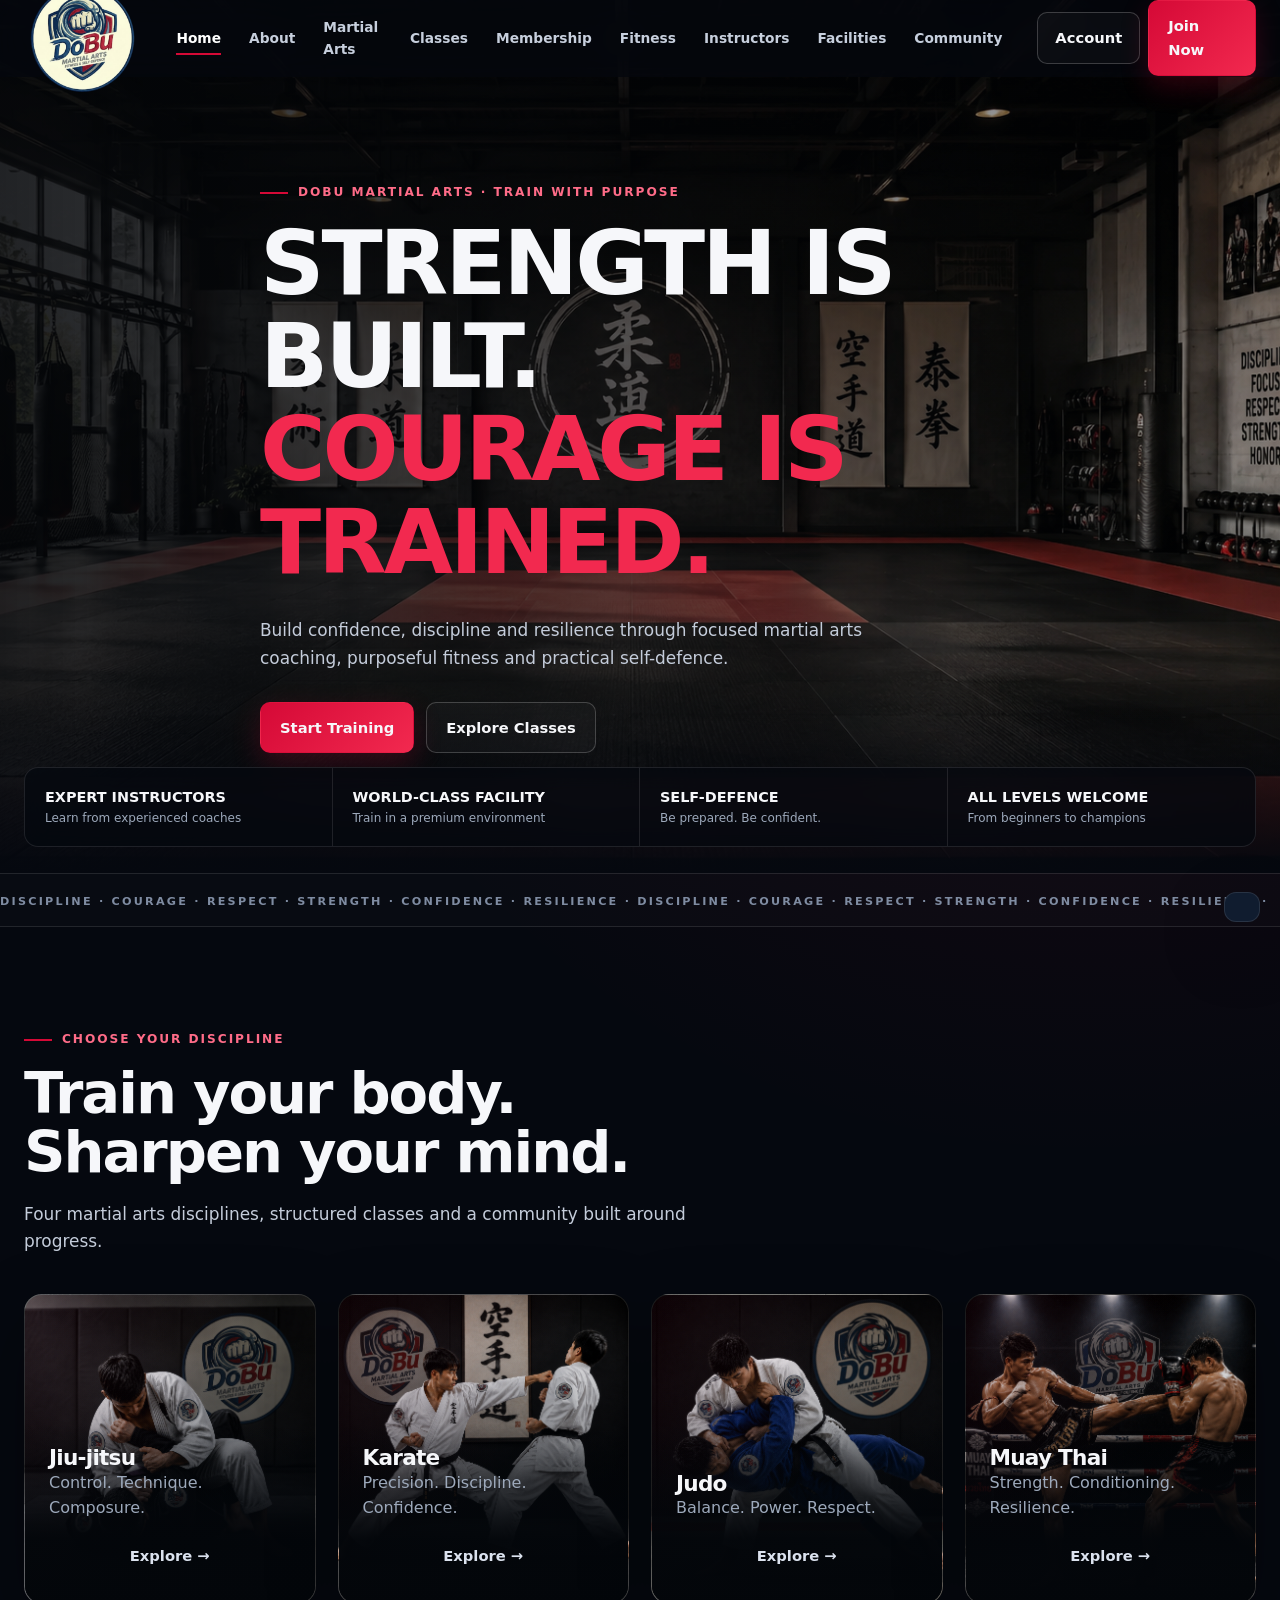
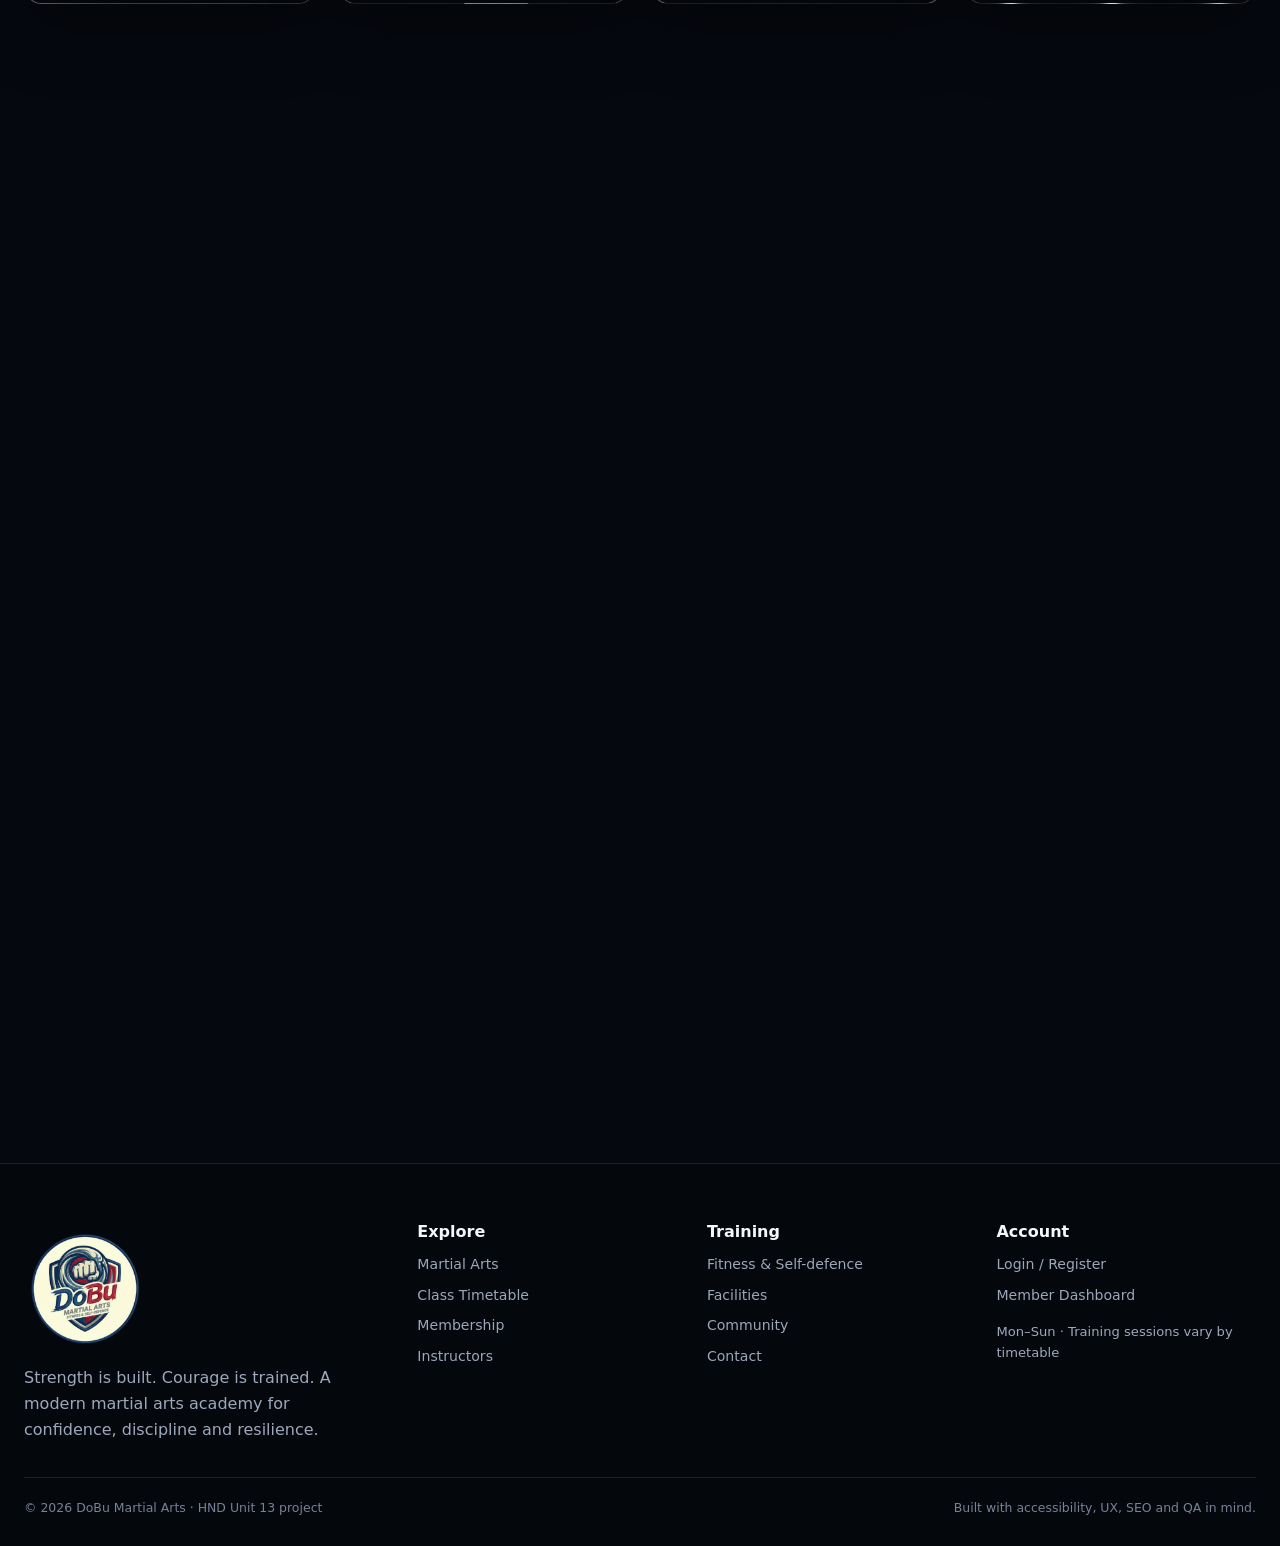
<file: index.html>
<!doctype html><html lang="en"><head><meta charset="utf-8"><meta name="viewport" content="width=device-width,initial-scale=1">
<title>Strength Is Built. Courage Is Trained. | DoBu Martial Arts</title><meta name="description" content="DoBu Martial Arts — strength, courage, discipline and world-class martial arts training.">
<meta name="theme-color" content="#05080f"><link rel="stylesheet" href="css/style.css">  <link rel="icon" type="image/png" href="assets/logo.png">
</head><body>
<section class="hero"><div class="container hero-content reveal"><span class="eyebrow">DoBu Martial Arts · Train with purpose</span>
<h1><span>STRENGTH IS</span><span>BUILT.</span><span class="accent">COURAGE IS</span><span class="accent">TRAINED.</span></h1>
<p class="lead hero-copy">Build confidence, discipline and resilience through focused martial arts coaching, purposeful fitness and practical self-defence.</p>
<div class="hero-actions"><a class="btn btn-primary pulse" href="membership.html">Start Training</a><a class="btn btn-outline" href="classes.html">Explore Classes</a></div></div>
<div class="hero-stats"><div class="stat"><strong>EXPERT INSTRUCTORS</strong><span>Learn from experienced coaches</span></div><div class="stat"><strong>WORLD-CLASS FACILITY</strong><span>Train in a premium environment</span></div><div class="stat"><strong>SELF-DEFENCE</strong><span>Be prepared. Be confident.</span></div><div class="stat"><strong>ALL LEVELS WELCOME</strong><span>From beginners to champions</span></div></div></section>
<div class="marquee"><div class="marquee-track">DISCIPLINE · COURAGE · RESPECT · STRENGTH · CONFIDENCE · RESILIENCE · DISCIPLINE · COURAGE · RESPECT · STRENGTH · CONFIDENCE · RESILIENCE ·</div></div>
<section class="section"><div class="container"><div class="reveal"><span class="eyebrow">Choose your discipline</span><h2>Train your body.<br>Sharpen your mind.</h2><p class="lead" style="margin-top:18px">Four martial arts disciplines, structured classes and a community built around progress.</p></div>
<div class="grid grid-4 stagger" style="margin-top:38px">
<div class="card art-card reveal"><div class="overlay"><h3>Jiu-jitsu</h3><p class="muted">Control. Technique. Composure.</p><a href="martial-arts.html" class="btn btn-ghost" style="margin-top:12px">Explore →</a></div></div>
<div class="card art-card reveal"><div class="overlay"><h3>Karate</h3><p class="muted">Precision. Discipline. Confidence.</p><a href="martial-arts.html" class="btn btn-ghost" style="margin-top:12px">Explore →</a></div></div>
<div class="card art-card reveal"><div class="overlay"><h3>Judo</h3><p class="muted">Balance. Power. Respect.</p><a href="martial-arts.html" class="btn btn-ghost" style="margin-top:12px">Explore →</a></div></div>
<div class="card art-card reveal"><div class="overlay"><h3>Muay Thai</h3><p class="muted">Strength. Conditioning. Resilience.</p><a href="martial-arts.html" class="btn btn-ghost" style="margin-top:12px">Explore →</a></div></div>
</div></div></section>
<section class="section-tight"><div class="container grid grid-2"><div class="card reveal"><span class="eyebrow">Why DoBu</span><h2>More than a workout.</h2><p class="lead" style="margin-top:18px">Every session is an opportunity to build discipline, confidence and practical skill.</p><ul class="feature-list"><li>Structured coaching for every level</li><li>Martial arts, fitness and self-defence</li><li>Premium training and recovery facilities</li><li>Supportive community and progression</li></ul><a class="btn btn-primary" href="about.html">Discover DoBu</a></div>
<div class="card reveal" style="min-height:340px;display:grid;place-items:center;background:radial-gradient(circle at 50% 40%,rgba(213,9,54,.25),transparent 38%),linear-gradient(145deg,#121d31,#070b12)"><div style="text-align:center" class="float"><div style="font-size:5rem;font-weight:950;color:#fff;line-height:.9">01</div><p class="muted">Discipline before intensity.<br>Technique before ego.</p></div></div></div></section>
<section class="section"><div class="container reveal" style="text-align:center"><span class="eyebrow">Ready?</span><h2>Find your courage.</h2><p class="lead" style="margin:18px auto 26px">Choose your plan, find your classes and start building the version of yourself you want to become.</p><a class="btn btn-primary" href="membership.html">View Memberships</a></div></section>
<div class="toast"></div><script src="js/main.js"></script></body></html>
</file>
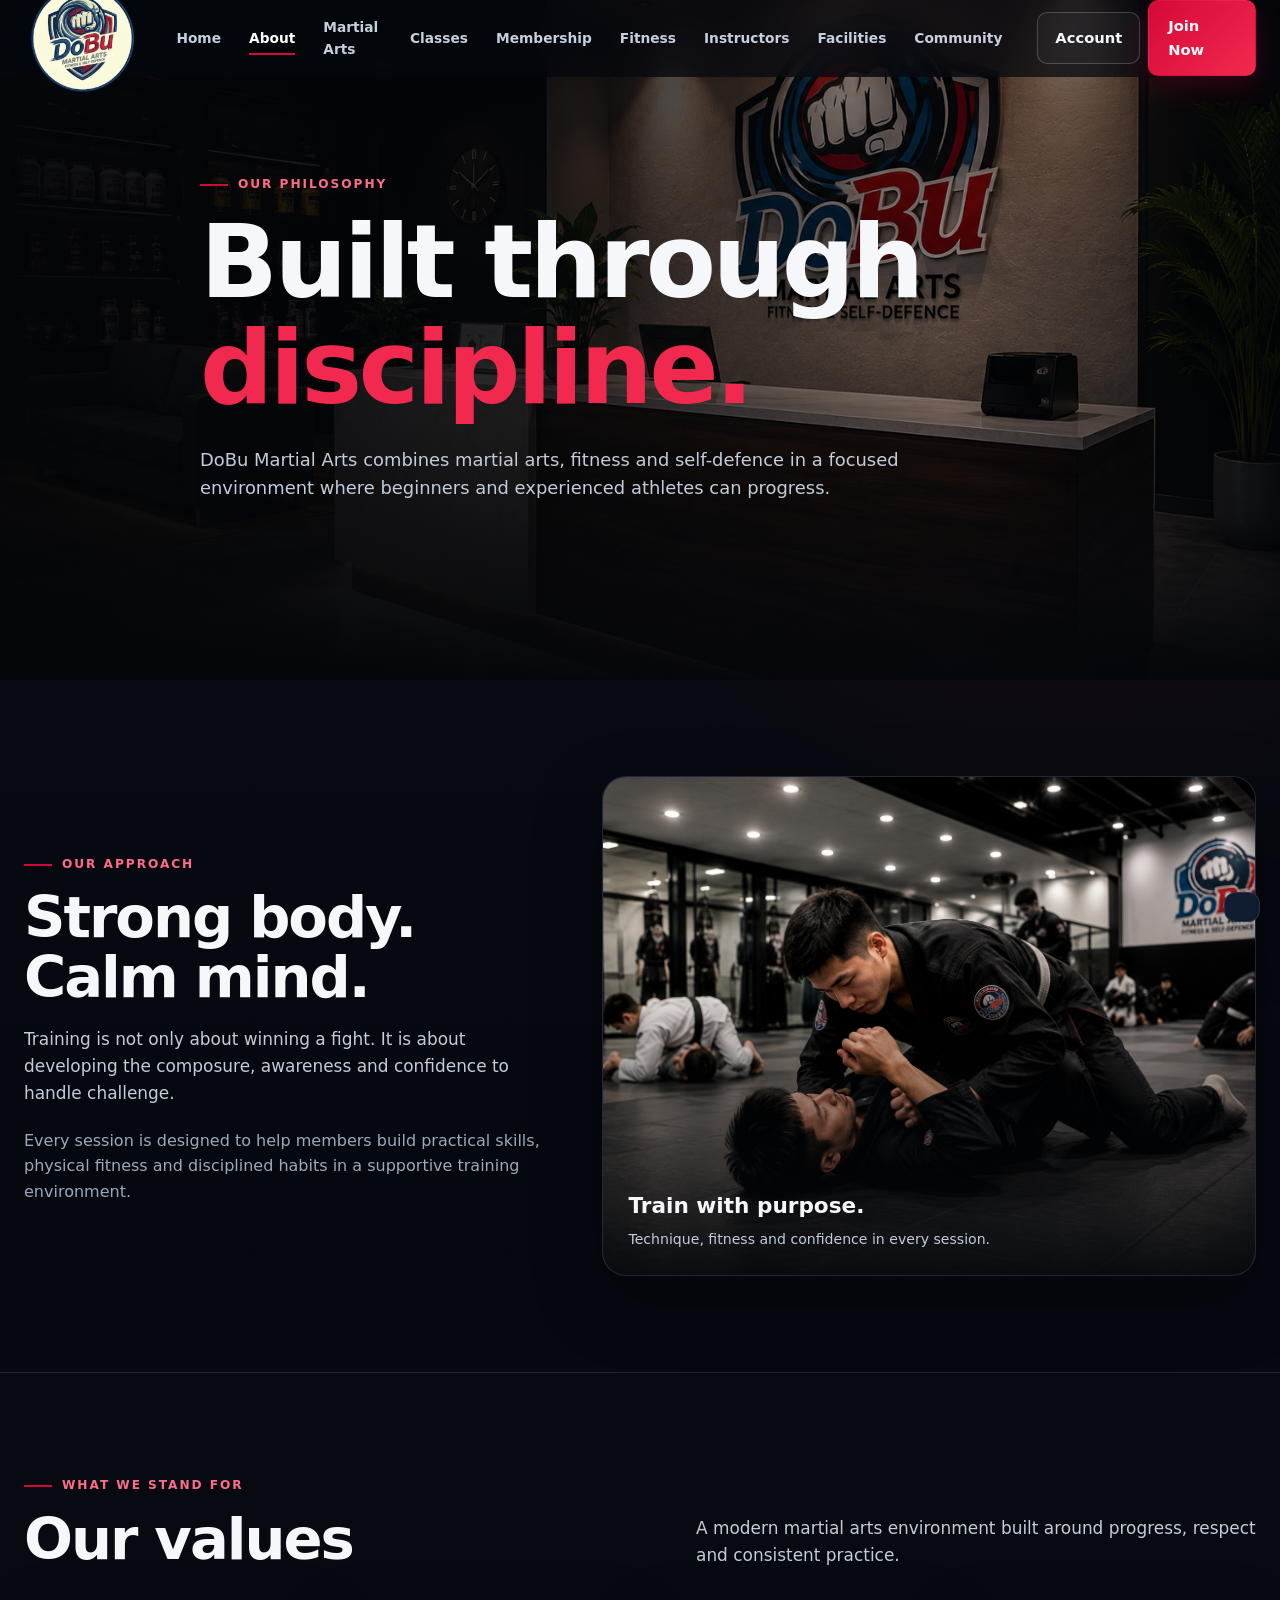
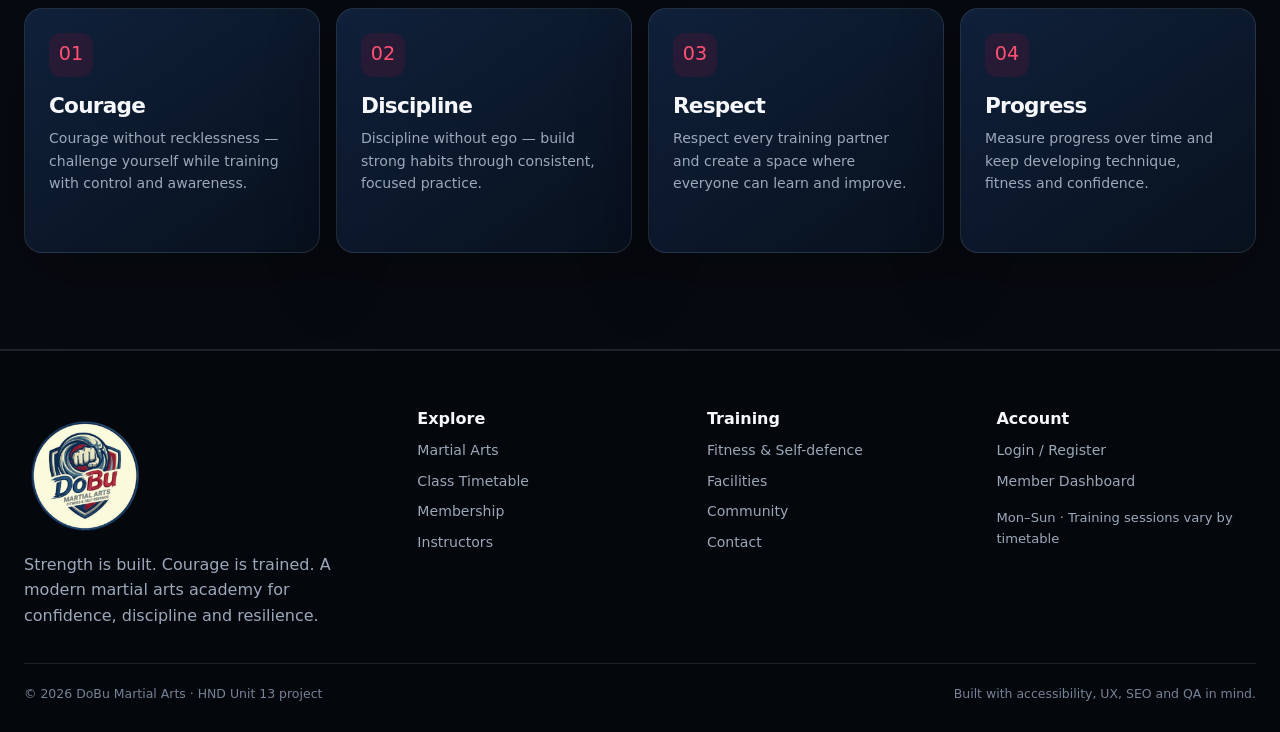
<file: about.html>
<!doctype html>
<html lang="en">
<head>
  <meta charset="utf-8">
  <meta name="viewport" content="width=device-width,initial-scale=1">
  <title>About | DoBu Martial Arts</title>
  <meta name="description" content="DoBu Martial Arts — strength, courage, discipline and world-class martial arts training.">
  <meta name="theme-color" content="#05080f">
  <link rel="stylesheet" href="css/style.css">
  <link rel="icon" type="image/png" href="assets/logo.png">
</head>
<body>
  <section class="about-hero">
    <div class="about-hero-media">
      <img src="assets/reception.png" alt="DoBu Martial Arts reception area">
    </div>
    <div class="about-hero-overlay"></div>
    <div class="container about-hero-content reveal">
      <span class="eyebrow">Our philosophy</span>
      <h1>Built through <span>discipline.</span></h1>
      <p class="lead">
        DoBu Martial Arts combines martial arts, fitness and self-defence in a focused
        environment where beginners and experienced athletes can progress.
      </p>
    </div>
  </section>

  <section class="section about-story">
    <div class="container about-story-grid">
      <div class="about-story-copy reveal">
        <span class="eyebrow">Our approach</span>
        <h2>Strong body.<br>Calm mind.</h2>
        <p class="lead">
          Training is not only about winning a fight. It is about developing the
          composure, awareness and confidence to handle challenge.
        </p>
        <p class="muted about-story-text">
          Every session is designed to help members build practical skills, physical
          fitness and disciplined habits in a supportive training environment.
        </p>
      </div>

      <div class="about-training-image reveal">
        <img src="assets/dobu-training.png" alt="DoBu Martial Arts students training on the mat">
        <div class="about-image-caption">
          <strong>Train with purpose.</strong>
          <span>Technique, fitness and confidence in every session.</span>
        </div>
      </div>
    </div>
  </section>

  <section class="section about-values-section">
    <div class="container">
      <div class="section-heading reveal">
        <div>
          <span class="eyebrow">What we stand for</span>
          <h2>Our values</h2>
        </div>
        <p class="lead">
          A modern martial arts environment built around progress, respect and
          consistent practice.
        </p>
      </div>

      <div class="about-values-grid">
        <article class="card about-value-card reveal">
          <div class="icon">01</div>
          <h3>Courage</h3>
          <p class="muted">Courage without recklessness — challenge yourself while training with control and awareness.</p>
        </article>
        <article class="card about-value-card reveal">
          <div class="icon">02</div>
          <h3>Discipline</h3>
          <p class="muted">Discipline without ego — build strong habits through consistent, focused practice.</p>
        </article>
        <article class="card about-value-card reveal">
          <div class="icon">03</div>
          <h3>Respect</h3>
          <p class="muted">Respect every training partner and create a space where everyone can learn and improve.</p>
        </article>
        <article class="card about-value-card reveal">
          <div class="icon">04</div>
          <h3>Progress</h3>
          <p class="muted">Measure progress over time and keep developing technique, fitness and confidence.</p>
        </article>
      </div>
    </div>
  </section>

  <div class="toast"></div>
  <script src="js/main.js"></script>
</body>
</html>
</file>
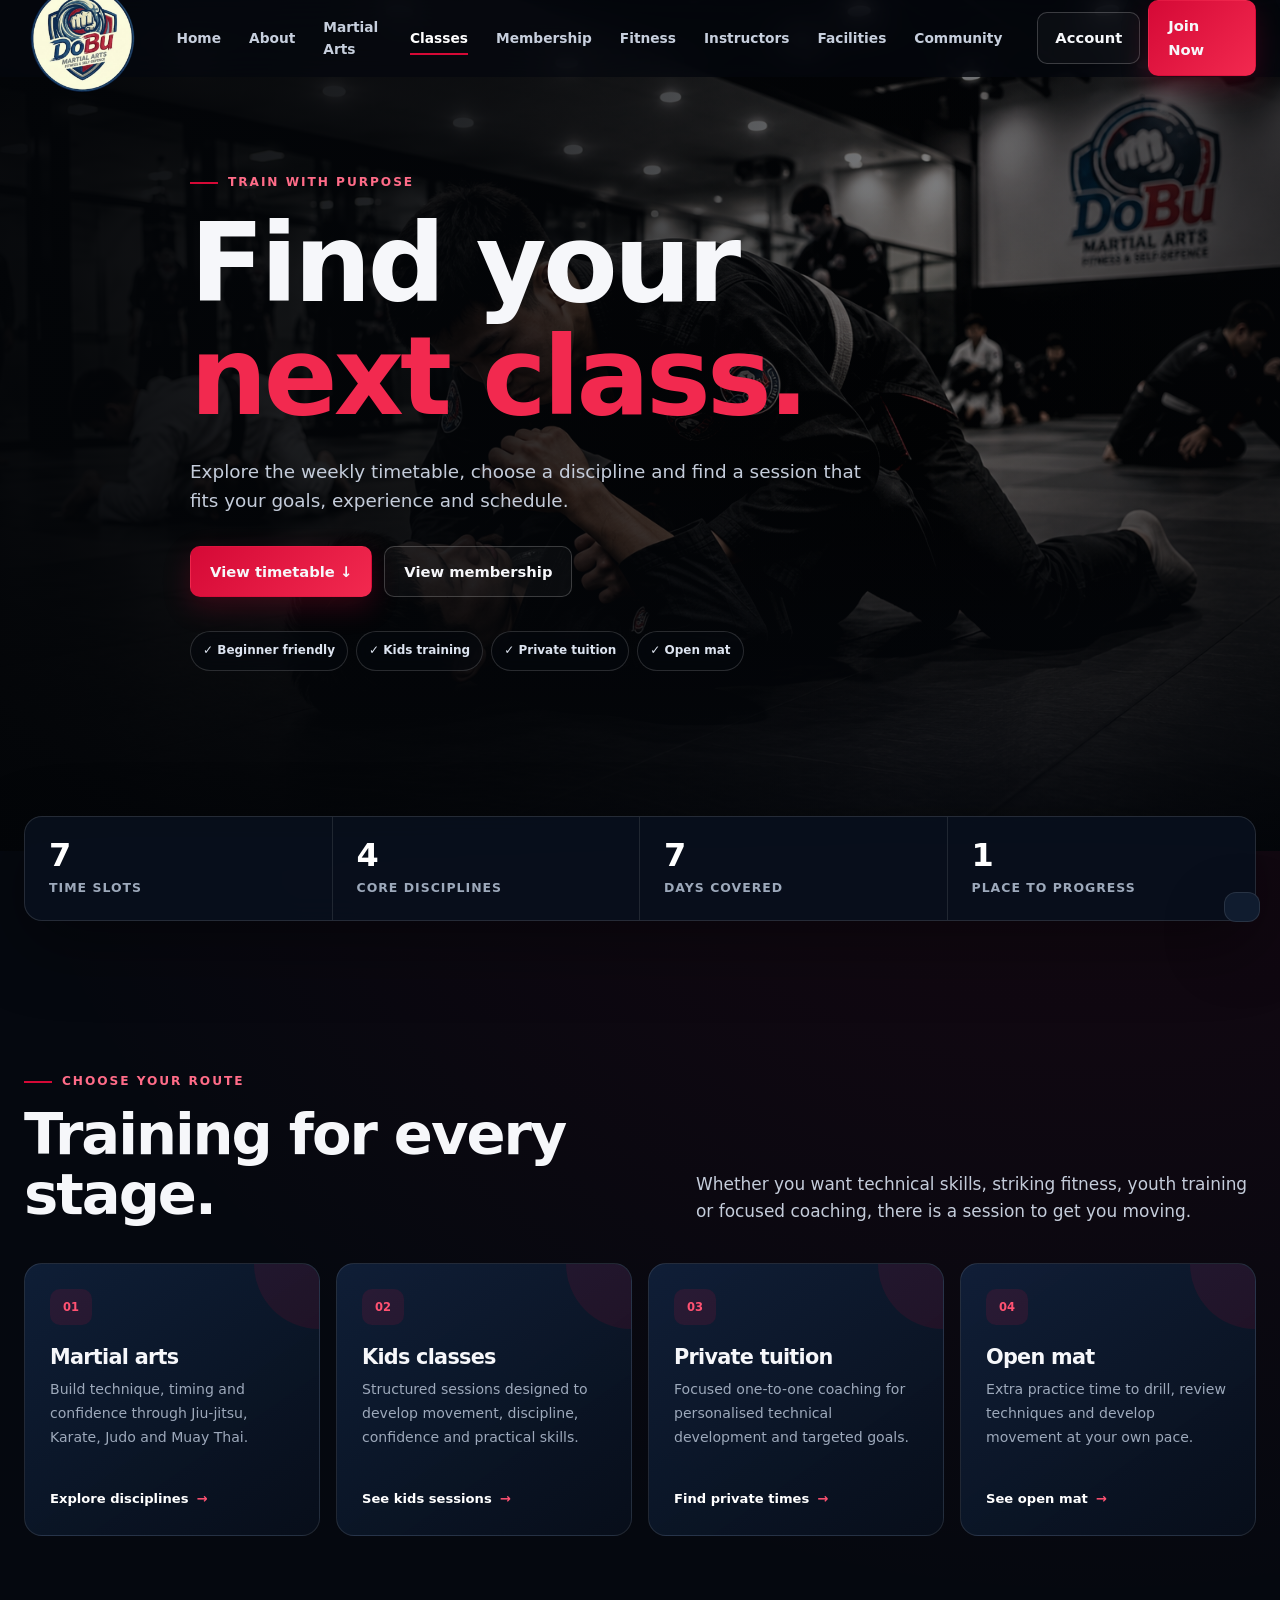
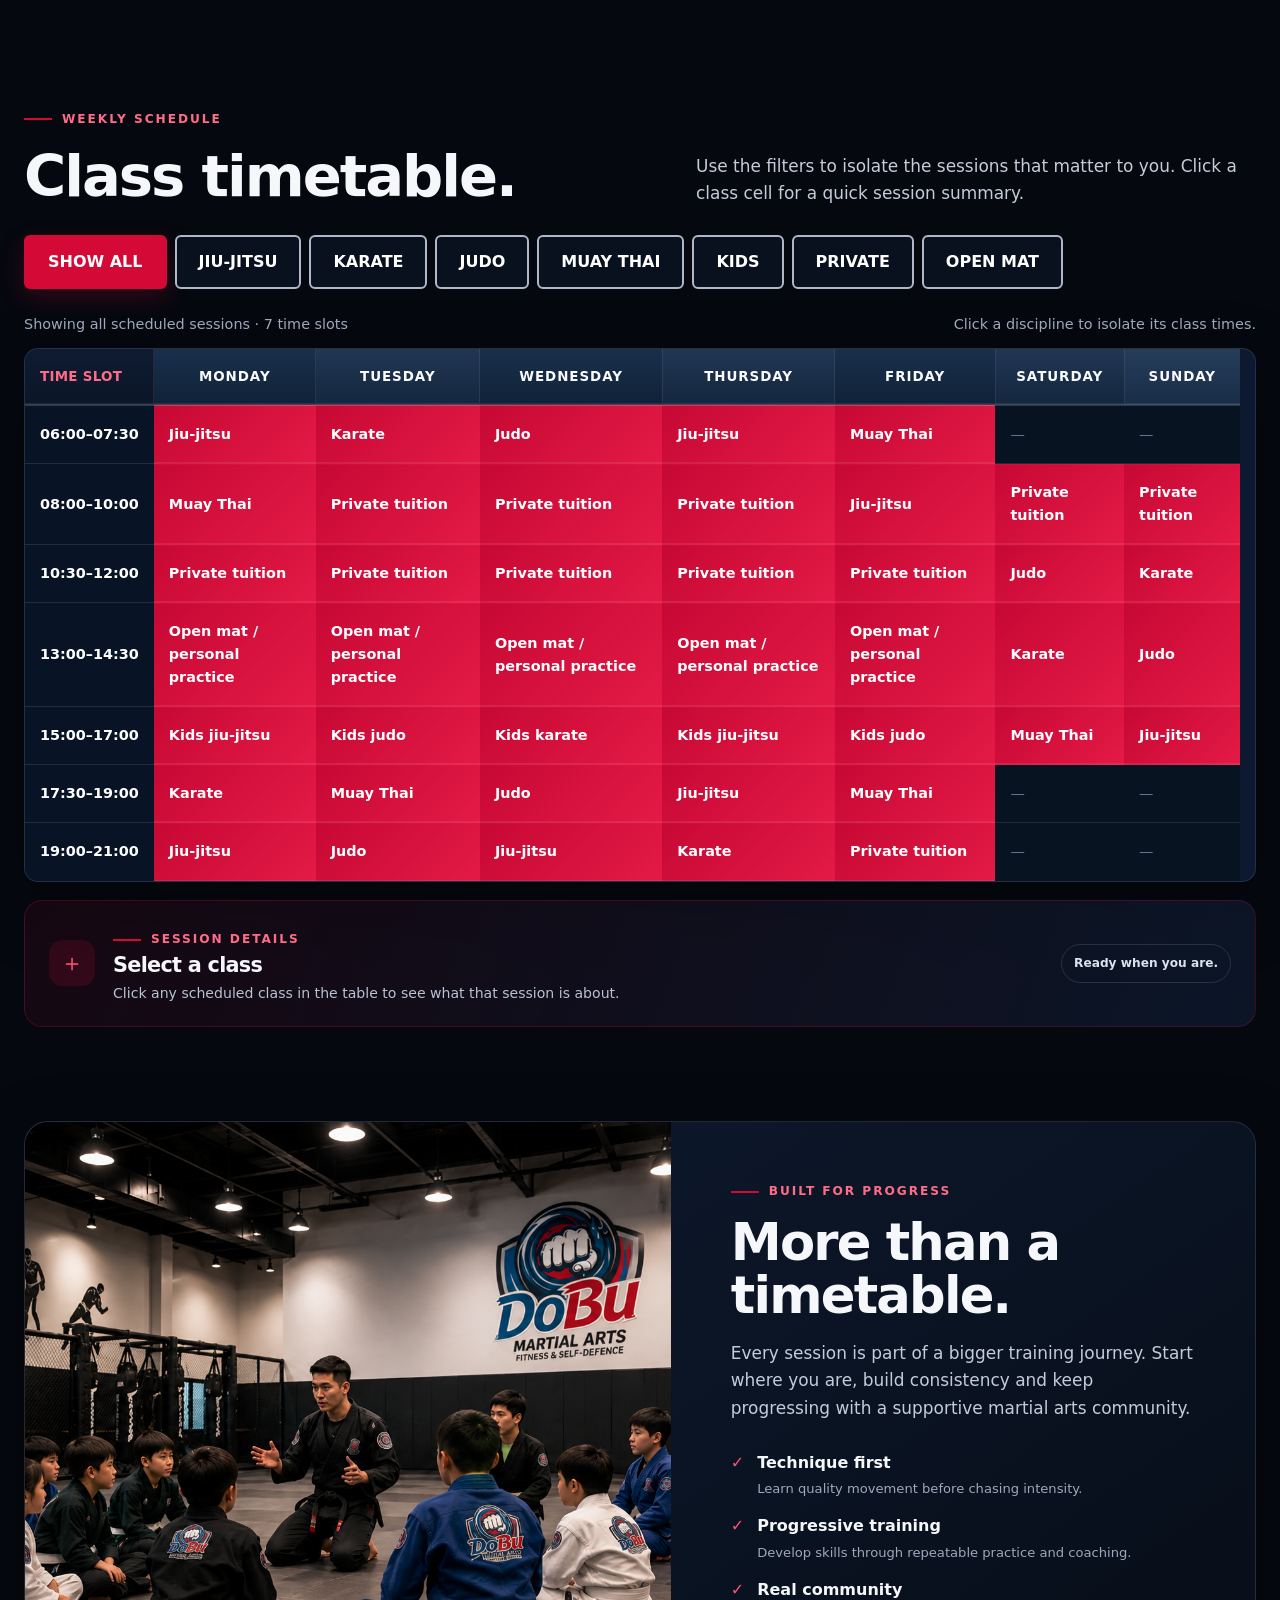
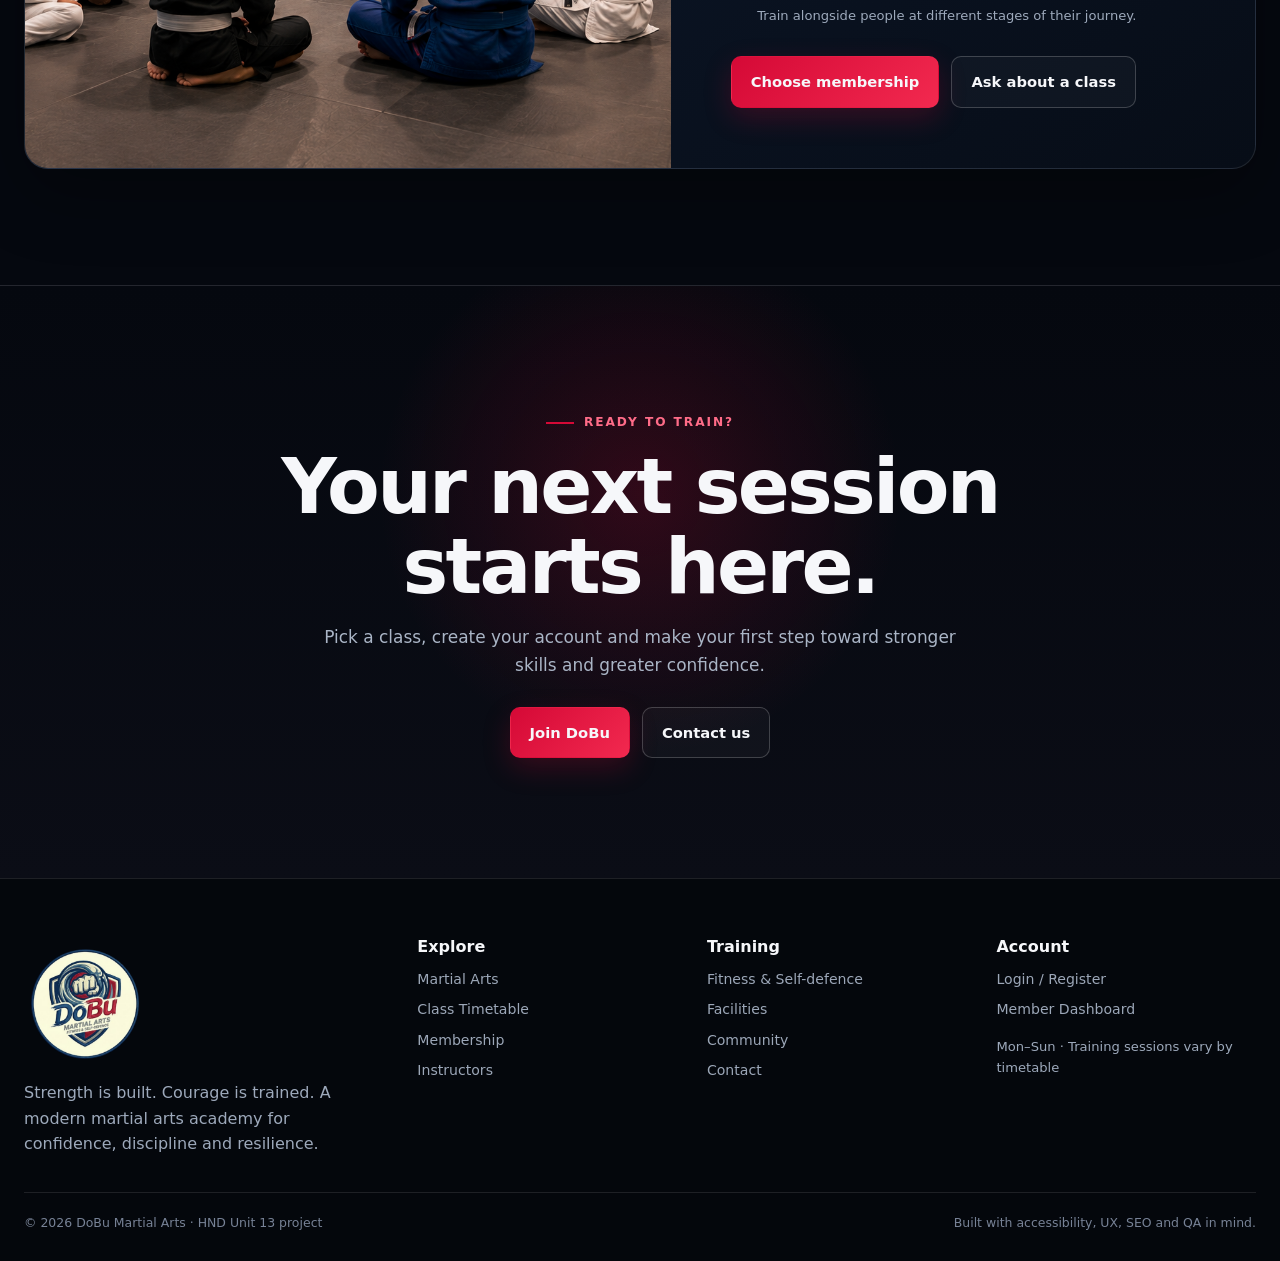
<file: classes.html>
<!doctype html>
<html lang="en">
<head>
<meta charset="utf-8"><meta name="viewport" content="width=device-width,initial-scale=1">
<title>Classes | DoBu Martial Arts</title>
<meta name="description" content="Explore the DoBu Martial Arts class timetable, training pathways, kids sessions, private tuition and open mat practice.">
<meta name="theme-color" content="#05080f">
<link rel="stylesheet" href="css/style.css"><link rel="icon" type="image/png" href="assets/logo.png">
</head>
<body>
<section class="classes-hero">
  <div class="classes-hero-media"><img src="assets/dobu-training.png" alt="DoBu Martial Arts students training together"></div>
  <div class="classes-hero-overlay"></div>
  <div class="container classes-hero-content reveal">
    <span class="eyebrow">Train with purpose</span>
    <h1>Find your <span>next class.</span></h1>
    <p class="lead">Explore the weekly timetable, choose a discipline and find a session that fits your goals, experience and schedule.</p>
    <div class="hero-actions">
      <a class="btn btn-primary" href="#timetable">View timetable ↓</a>
      <a class="btn btn-outline" href="membership.html">View membership</a>
    </div>
    <div class="classes-hero-proof"><span>✓ Beginner friendly</span><span>✓ Kids training</span><span>✓ Private tuition</span><span>✓ Open mat</span></div>
  </div>
</section>

<section class="section-tight classes-stats-section">
  <div class="container classes-stats reveal">
    <div><strong>7</strong><span>time slots</span></div>
    <div><strong>4</strong><span>core disciplines</span></div>
    <div><strong>7</strong><span>days covered</span></div>
    <div><strong>1</strong><span>place to progress</span></div>
  </div>
</section>

<section class="section class-pathways-section">
  <div class="container">
    <div class="section-heading reveal">
      <div><span class="eyebrow">Choose your route</span><h2>Training for every stage.</h2></div>
      <p class="lead">Whether you want technical skills, striking fitness, youth training or focused coaching, there is a session to get you moving.</p>
    </div>
    <div class="class-pathways-grid reveal">
      <a class="class-pathway" href="martial-arts.html"><div class="pathway-icon">01</div><h3>Martial arts</h3><p>Build technique, timing and confidence through Jiu-jitsu, Karate, Judo and Muay Thai.</p><span>Explore disciplines <b>→</b></span></a>
      <a class="class-pathway" href="#timetable" data-focus-filter="kids"><div class="pathway-icon">02</div><h3>Kids classes</h3><p>Structured sessions designed to develop movement, discipline, confidence and practical skills.</p><span>See kids sessions <b>→</b></span></a>
      <a class="class-pathway" href="#timetable" data-focus-filter="private"><div class="pathway-icon">03</div><h3>Private tuition</h3><p>Focused one-to-one coaching for personalised technical development and targeted goals.</p><span>Find private times <b>→</b></span></a>
      <a class="class-pathway" href="#timetable" data-focus-filter="open"><div class="pathway-icon">04</div><h3>Open mat</h3><p>Extra practice time to drill, review techniques and develop movement at your own pace.</p><span>See open mat <b>→</b></span></a>
    </div>
  </div>
</section>

<section class="section-tight timetable-section" id="timetable">
  <div class="container">
    <div class="section-heading reveal">
      <div><span class="eyebrow">Weekly schedule</span><h2>Class timetable.</h2></div>
      <p class="lead">Use the filters to isolate the sessions that matter to you. Click a class cell for a quick session summary.</p>
    </div>
    <div class="filters reveal">
      <button class="filter-btn active" data-filter="all">SHOW ALL</button><button class="filter-btn" data-filter="Jiu-jitsu">JIU-JITSU</button><button class="filter-btn" data-filter="Karate">KARATE</button><button class="filter-btn" data-filter="Judo">JUDO</button><button class="filter-btn" data-filter="Muay Thai">MUAY THAI</button><button class="filter-btn" data-filter="kids">KIDS</button><button class="filter-btn" data-filter="private">PRIVATE</button><button class="filter-btn" data-filter="open">OPEN MAT</button>
    </div>
    <div class="filter-note"><span id="filter-status">Showing all scheduled sessions</span><span>Click a discipline to isolate its class times.</span></div>
    <div class="table-wrap reveal"><table class="timetable" id="class-timetable"><thead><tr><th class="time-head">Time slot</th><th>Monday</th><th>Tuesday</th><th>Wednesday</th><th>Thursday</th><th>Friday</th><th>Saturday</th><th>Sunday</th></tr></thead><tbody id="timetable-body"></tbody></table></div>
    <div class="session-detail reveal" id="session-detail" aria-live="polite">
      <div class="session-detail-icon">＋</div><div><span class="eyebrow">Session details</span><h3 id="session-detail-title">Select a class</h3><p id="session-detail-copy">Click any scheduled class in the table to see what that session is about.</p></div><div class="session-detail-meta" id="session-detail-meta">Ready when you are.</div>
    </div>
  </div>
</section>

<section class="section class-feature-section">
  <div class="container class-feature reveal">
    <div class="class-feature-image"><img src="assets/kids.png" alt="Young martial arts students training at DoBu"></div>
    <div class="class-feature-copy"><span class="eyebrow">Built for progress</span><h2>More than a timetable.</h2><p class="lead">Every session is part of a bigger training journey. Start where you are, build consistency and keep progressing with a supportive martial arts community.</p><div class="feature-points"><div><span>✓</span><p><strong>Technique first</strong><small>Learn quality movement before chasing intensity.</small></p></div><div><span>✓</span><p><strong>Progressive training</strong><small>Develop skills through repeatable practice and coaching.</small></p></div><div><span>✓</span><p><strong>Real community</strong><small>Train alongside people at different stages of their journey.</small></p></div></div><div class="hero-actions"><a class="btn btn-primary" href="membership.html">Choose membership</a><a class="btn btn-outline" href="contact.html">Ask about a class</a></div></div>
  </div>
</section>

<section class="fitness-cta classes-cta"><div class="container reveal"><span class="eyebrow">Ready to train?</span><h2>Your next session starts here.</h2><p class="lead">Pick a class, create your account and make your first step toward stronger skills and greater confidence.</p><div class="hero-actions"><a class="btn btn-primary" href="membership.html">Join DoBu</a><a class="btn btn-outline" href="contact.html">Contact us</a></div></div></section>

<div class="toast"></div>
<script src="js/main.js"></script>
</body>
</html>
</file>
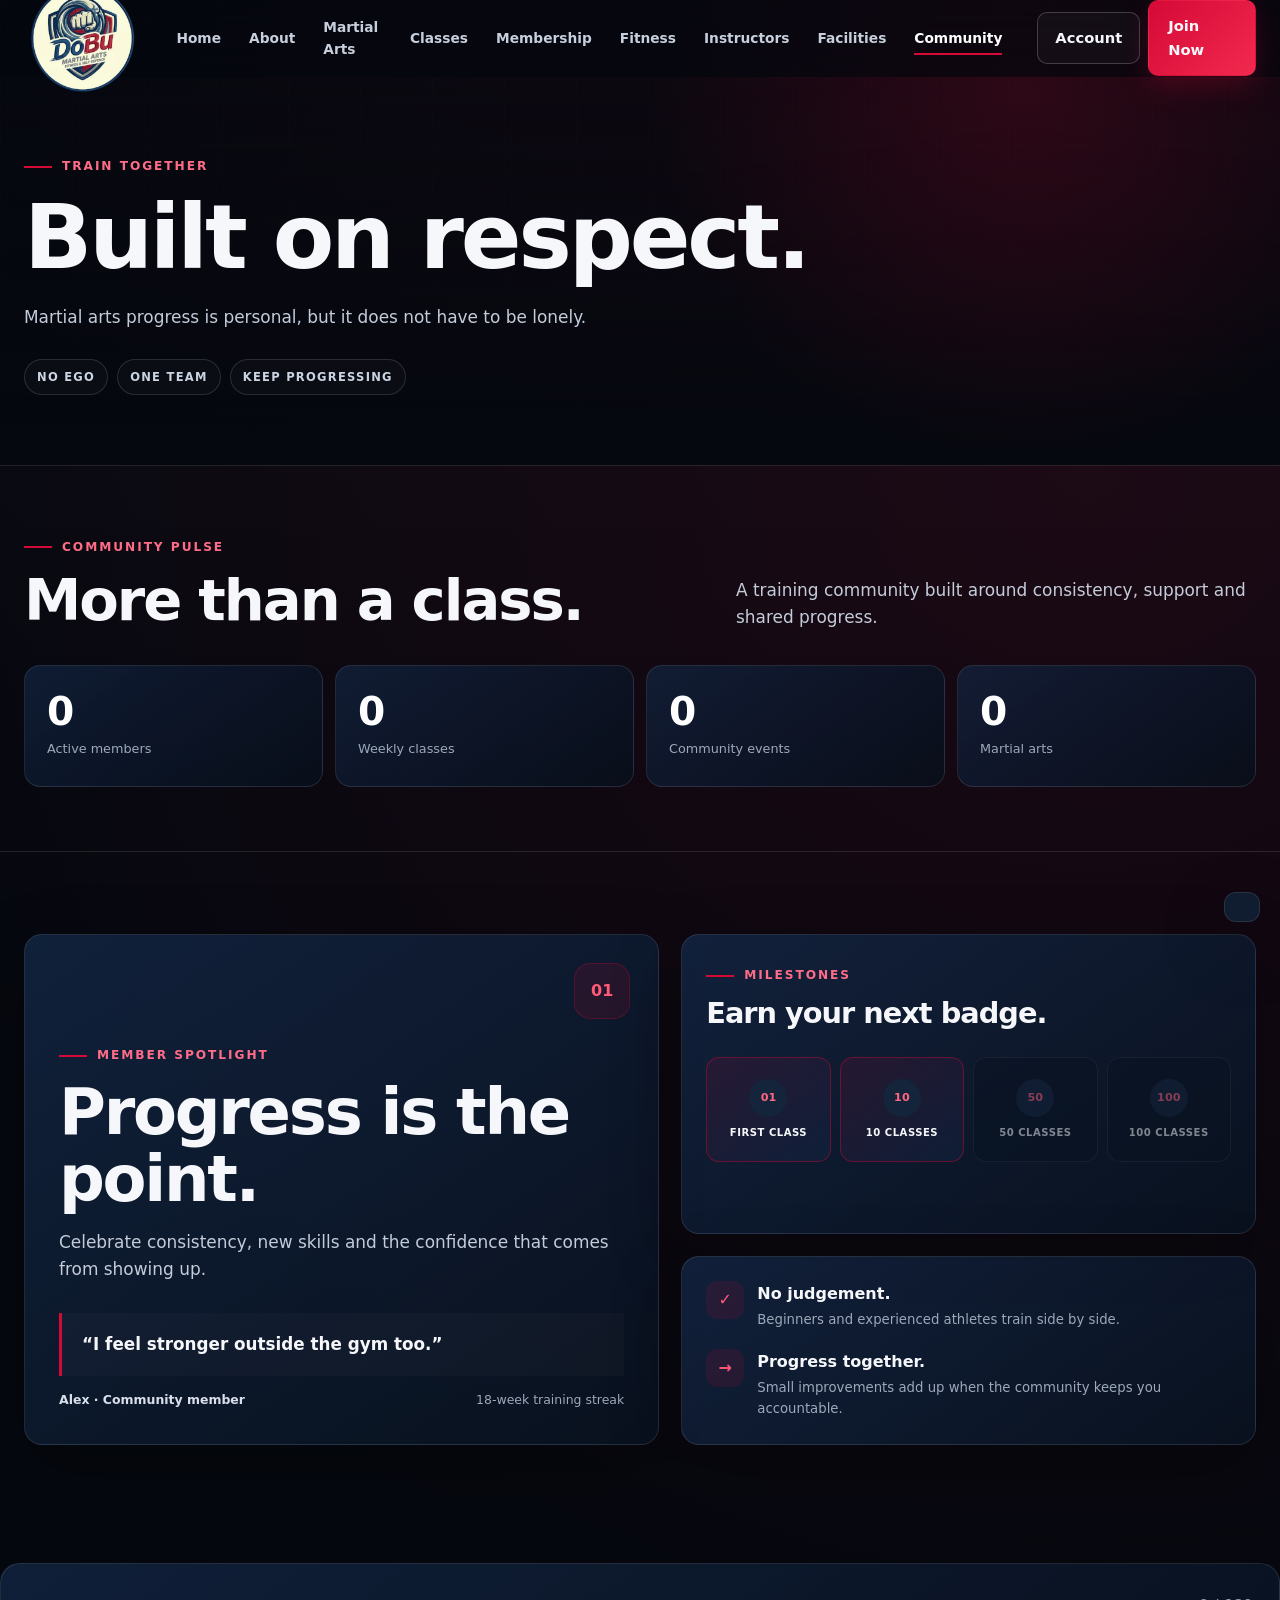
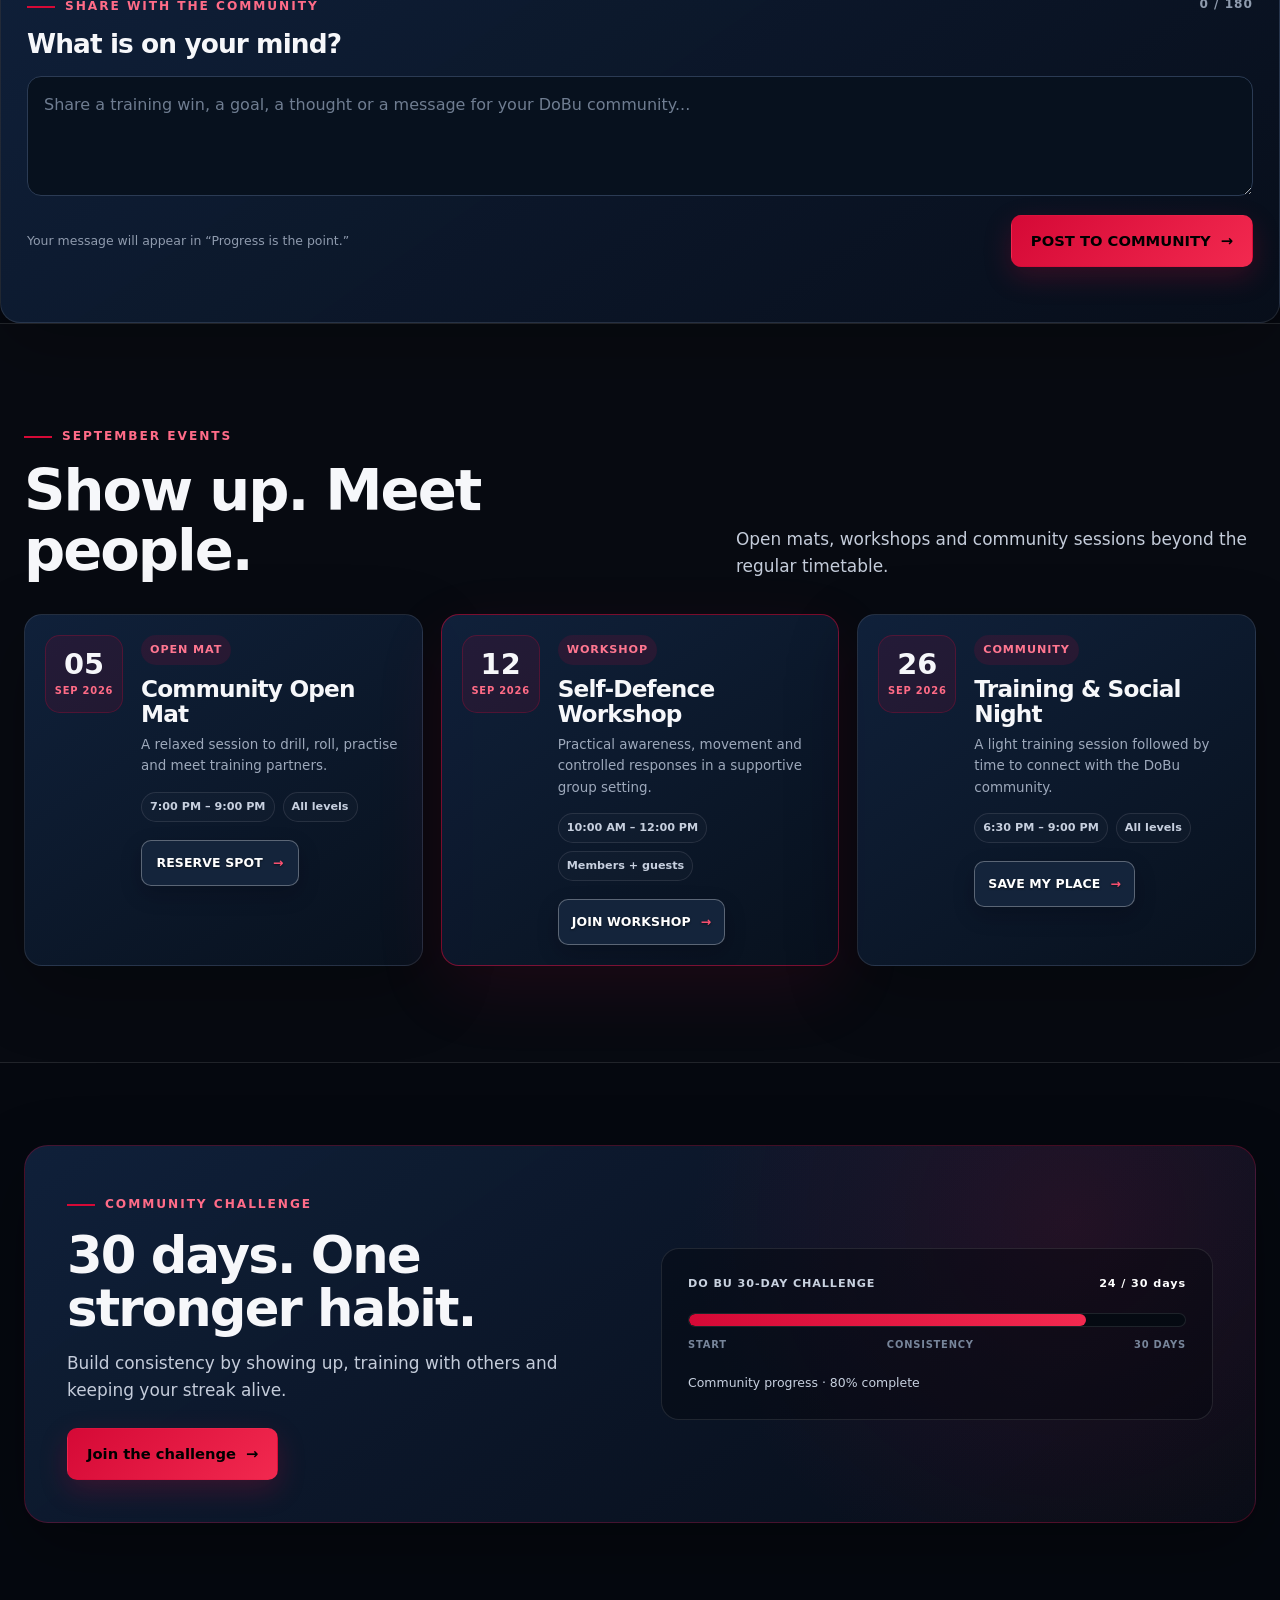
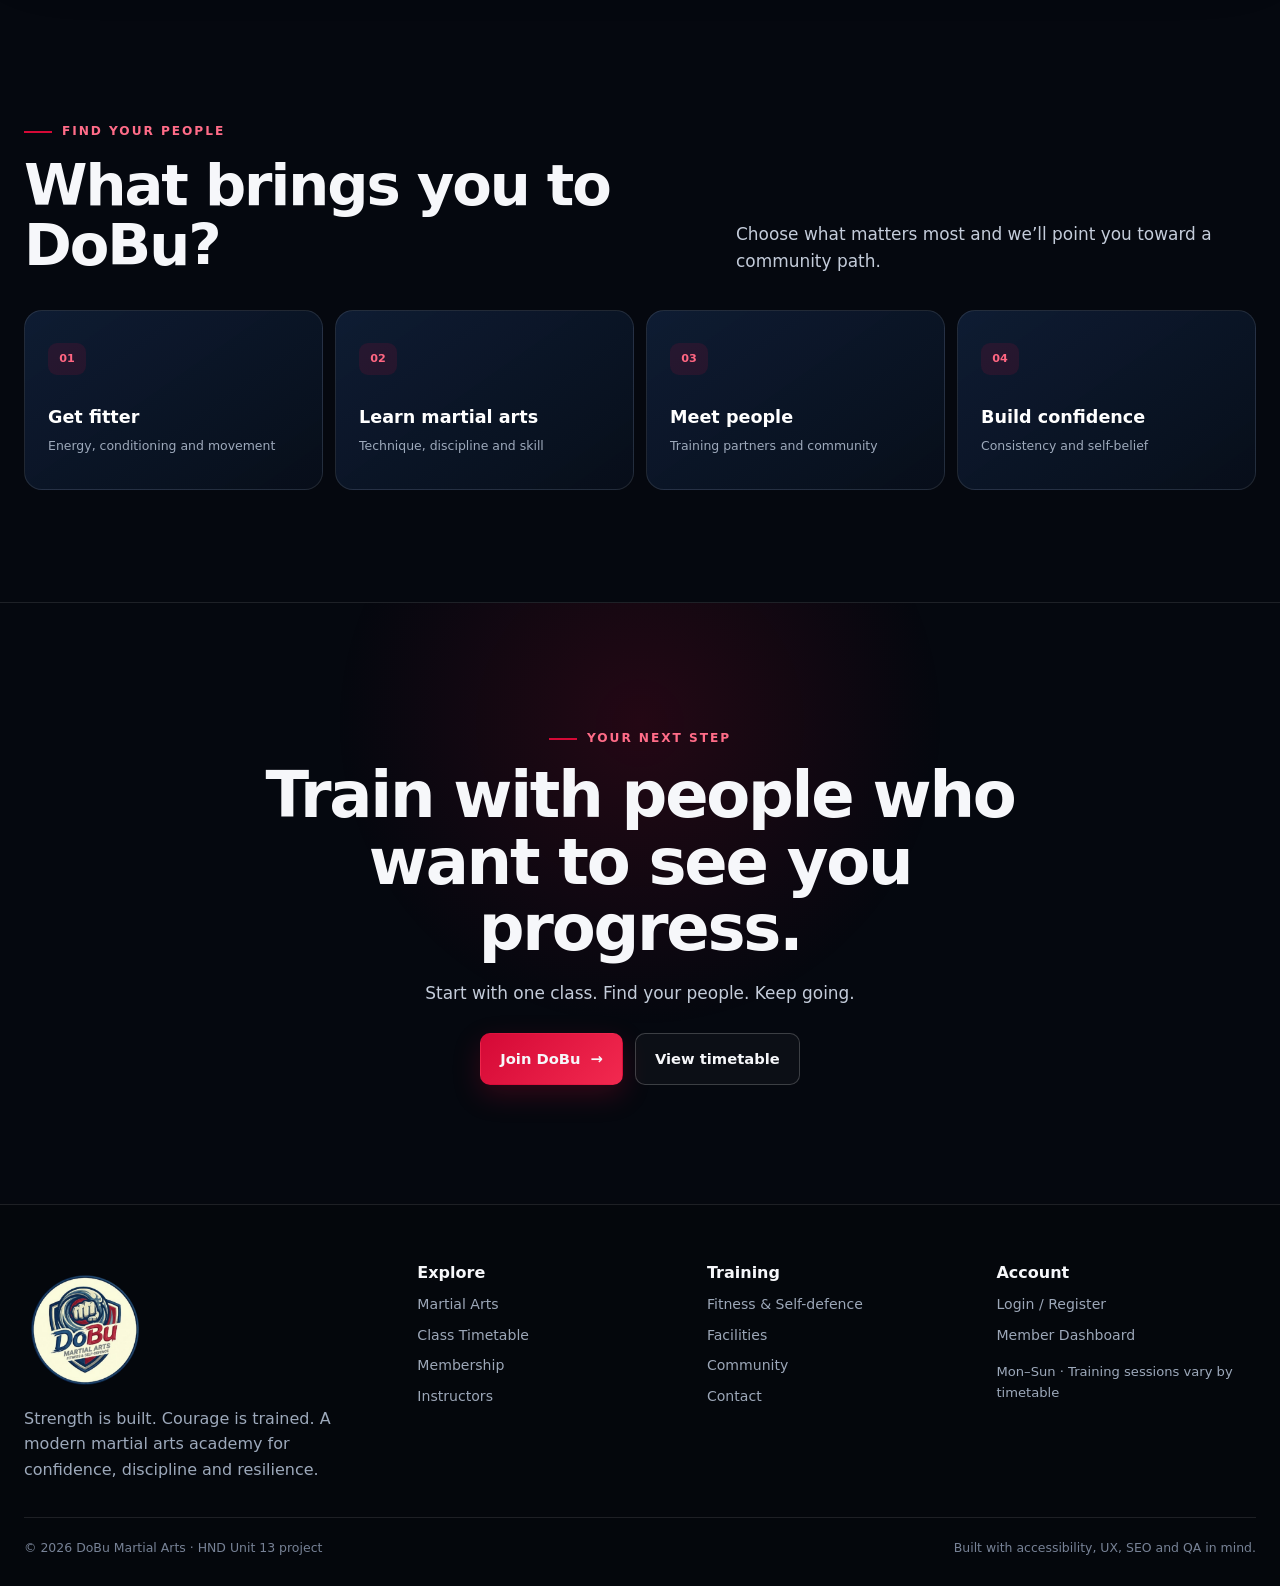
<file: community.html>
<!doctype html>
<html lang="en">
<head>
  <meta charset="utf-8">
  <meta name="viewport" content="width=device-width,initial-scale=1">
  <title>Community | DoBu Martial Arts</title>
  <meta name="description" content="DoBu Martial Arts community — train together, build confidence and celebrate progress.">
  <meta name="theme-color" content="#05080f">
  <link rel="stylesheet" href="css/style.css">
  <link rel="icon" type="image/png" href="assets/logo.png">
</head>
<body>
  <section class="page-hero community-hero">
    <div class="container reveal">
      <span class="eyebrow">Train together</span>
      <h1>Built on respect.</h1>
      <p class="lead" style="margin-top:20px">Martial arts progress is personal, but it does not have to be lonely.</p>
      <div class="community-hero-pills" aria-label="Community highlights">
        <span>NO EGO</span><span>ONE TEAM</span><span>KEEP PROGRESSING</span>
      </div>
    </div>
  </section>

  <section class="section section-tight community-stats-section">
    <div class="container">
      <div class="community-section-heading reveal">
        <div>
          <span class="eyebrow">Community pulse</span>
          <h2>More than a class.</h2>
        </div>
        <p class="lead">A training community built around consistency, support and shared progress.</p>
      </div>
      <div class="community-stats-grid reveal" aria-label="Community statistics">
        <div class="community-stat-card"><strong class="community-counter" data-count="500" data-suffix="+">0</strong><span>Active members</span></div>
        <div class="community-stat-card"><strong class="community-counter" data-count="12">0</strong><span>Weekly classes</span></div>
        <div class="community-stat-card"><strong class="community-counter" data-count="25" data-suffix="+">0</strong><span>Community events</span></div>
        <div class="community-stat-card"><strong class="community-counter" data-count="4">0</strong><span>Martial arts</span></div>
      </div>
    </div>
  </section>

  <section class="section community-feature-section">
    <div class="container community-feature-grid">
      <div class="card community-story-card reveal">
        <span class="eyebrow">Member spotlight</span>
        <div class="spotlight-mark">01</div>
        <h2>Progress is the point.</h2>
        <p class="lead">Celebrate consistency, new skills and the confidence that comes from showing up.</p>
        <div class="spotlight-quote" id="community-spotlight-quote">“I feel stronger outside the gym too.”</div>
        <div class="spotlight-meta" id="community-spotlight-meta"><strong>Alex · Community member</strong><span>18-week training streak</span></div>
      </div>
      <div class="community-achievements reveal">
        <div class="card achievement-card">
          <span class="eyebrow">Milestones</span>
          <h3>Earn your next badge.</h3>
          <div class="badge-track">
            <div class="achievement-badge active"><span>01</span><strong>FIRST CLASS</strong></div>
            <div class="achievement-badge active"><span>10</span><strong>10 CLASSES</strong></div>
            <div class="achievement-badge"><span>50</span><strong>50 CLASSES</strong></div>
            <div class="achievement-badge"><span>100</span><strong>100 CLASSES</strong></div>
          </div>
        </div>
        <div class="card community-values-card">
          <div><span class="value-icon">✓</span><div><strong>No judgement.</strong><p class="muted">Beginners and experienced athletes train side by side.</p></div></div>
          <div><span class="value-icon">→</span><div><strong>Progress together.</strong><p class="muted">Small improvements add up when the community keeps you accountable.</p></div></div>
        </div>
      </div>
    </div>
  </section>


      <div class="community-post-wrap reveal">
        <div class="community-post-card">
          <div class="community-post-heading">
            <div>
              <span class="eyebrow">Share with the community</span>
              <h3>What is on your mind?</h3>
            </div>
            <span class="community-post-counter" id="community-post-counter">0 / 180</span>
          </div>
          <form id="community-post-form" class="community-post-form">
            <label class="sr-only" for="community-post-input">Write a community message</label>
            <textarea id="community-post-input" name="community-post" maxlength="180" placeholder="Share a training win, a goal, a thought or a message for your DoBu community..." required></textarea>
            <div class="community-post-actions">
              <span class="community-post-hint">Your message will appear in “Progress is the point.”</span>
              <button class="btn btn-primary" type="submit">POST TO COMMUNITY <span>→</span></button>
            </div>
            <p class="community-post-msg" id="community-post-msg" aria-live="polite"></p>
          </form>
        </div>
      </div>

  <section class="section community-events-section">
    <div class="container">
      <div class="community-section-heading reveal">
        <div>
          <span class="eyebrow">September events</span>
          <h2>Show up. Meet people.</h2>
        </div>
        <p class="lead">Open mats, workshops and community sessions beyond the regular timetable.</p>
      </div>
      <div class="community-events-grid">
        <article class="card event-card reveal">
          <div class="event-date"><strong>05</strong><span>SEP 2026</span></div>
          <div class="event-content"><span class="badge">OPEN MAT</span><h3>Community Open Mat</h3><p class="muted">A relaxed session to drill, roll, practise and meet training partners.</p><div class="event-meta"><span>7:00 PM – 9:00 PM</span><span>All levels</span></div><button class="btn btn-outline event-action" type="button" data-event="Community Open Mat" aria-pressed="false">RESERVE SPOT <span>→</span></button></div>
        </article>
        <article class="card event-card event-card-featured reveal">
          <div class="event-date"><strong>12</strong><span>SEP 2026</span></div>
          <div class="event-content"><span class="badge">WORKSHOP</span><h3>Self-Defence Workshop</h3><p class="muted">Practical awareness, movement and controlled responses in a supportive group setting.</p><div class="event-meta"><span>10:00 AM – 12:00 PM</span><span>Members + guests</span></div><button class="btn btn-primary event-action" type="button" data-event="Self-Defence Workshop" aria-pressed="false">JOIN WORKSHOP <span>→</span></button></div>
        </article>
        <article class="card event-card reveal">
          <div class="event-date"><strong>26</strong><span>SEP 2026</span></div>
          <div class="event-content"><span class="badge">COMMUNITY</span><h3>Training & Social Night</h3><p class="muted">A light training session followed by time to connect with the DoBu community.</p><div class="event-meta"><span>6:30 PM – 9:00 PM</span><span>All levels</span></div><button class="btn btn-outline event-action" type="button" data-event="Training & Social Night" aria-pressed="false">SAVE MY PLACE <span>→</span></button></div>
        </article>
      </div>
    </div>
  </section>

  <section class="section community-challenge-section">
    <div class="container">
      <div class="community-challenge reveal">
        <div class="challenge-copy">
          <span class="eyebrow">Community challenge</span>
          <h2>30 days. One stronger habit.</h2>
          <p class="lead">Build consistency by showing up, training with others and keeping your streak alive.</p>
          <button class="btn btn-primary" id="challenge-join">Join the challenge <span>→</span></button>
        </div>
        <div class="challenge-progress">
          <div class="challenge-top"><span>DO BU 30-DAY CHALLENGE</span><strong id="challenge-count">24 / 30 days</strong></div>
          <div class="progress-track"><div class="progress-fill" id="challenge-progress-fill" style="width:80%"></div></div>
          <div class="challenge-milestones"><span>START</span><span>CONSISTENCY</span><span>30 DAYS</span></div>
          <div class="challenge-status" id="challenge-status">Community progress · 80% complete</div>
        </div>
      </div>
    </div>
  </section>

  <section class="section community-finder-section">
    <div class="container">
      <div class="community-section-heading reveal">
        <div>
          <span class="eyebrow">Find your people</span>
          <h2>What brings you to DoBu?</h2>
        </div>
        <p class="lead">Choose what matters most and we’ll point you toward a community path.</p>
      </div>
      <div class="community-goal-grid reveal">
        <button class="community-goal-card" data-community-goal="fitness"><span>01</span><strong>Get fitter</strong><small>Energy, conditioning and movement</small></button>
        <button class="community-goal-card" data-community-goal="martial"><span>02</span><strong>Learn martial arts</strong><small>Technique, discipline and skill</small></button>
        <button class="community-goal-card" data-community-goal="people"><span>03</span><strong>Meet people</strong><small>Training partners and community</small></button>
        <button class="community-goal-card" data-community-goal="confidence"><span>04</span><strong>Build confidence</strong><small>Consistency and self-belief</small></button>
      </div>
      <div class="community-goal-result" id="community-goal-result" aria-live="polite">
        <div class="community-goal-result-inner"><span class="eyebrow" id="community-goal-label">Your community path</span><h3 id="community-goal-title">Start with the community.</h3><p class="muted" id="community-goal-copy"></p><a class="text-link" id="community-goal-link" href="classes.html">Explore classes <span>→</span></a></div>
      </div>
    </div>
  </section>

  <section class="section-tight community-cta-section">
    <div class="container">
      <div class="community-cta reveal">
        <span class="eyebrow">Your next step</span>
        <h2>Train with people who want to see you progress.</h2>
        <p class="lead">Start with one class. Find your people. Keep going.</p>
        <div class="hero-actions"><a class="btn btn-primary" href="membership.html">Join DoBu <span>→</span></a><a class="btn btn-outline" href="classes.html">View timetable</a></div>
      </div>
    </div>
  </section>

  <div class="toast"></div>
  <script src="js/main.js"></script>
</body>
</html>
</file>
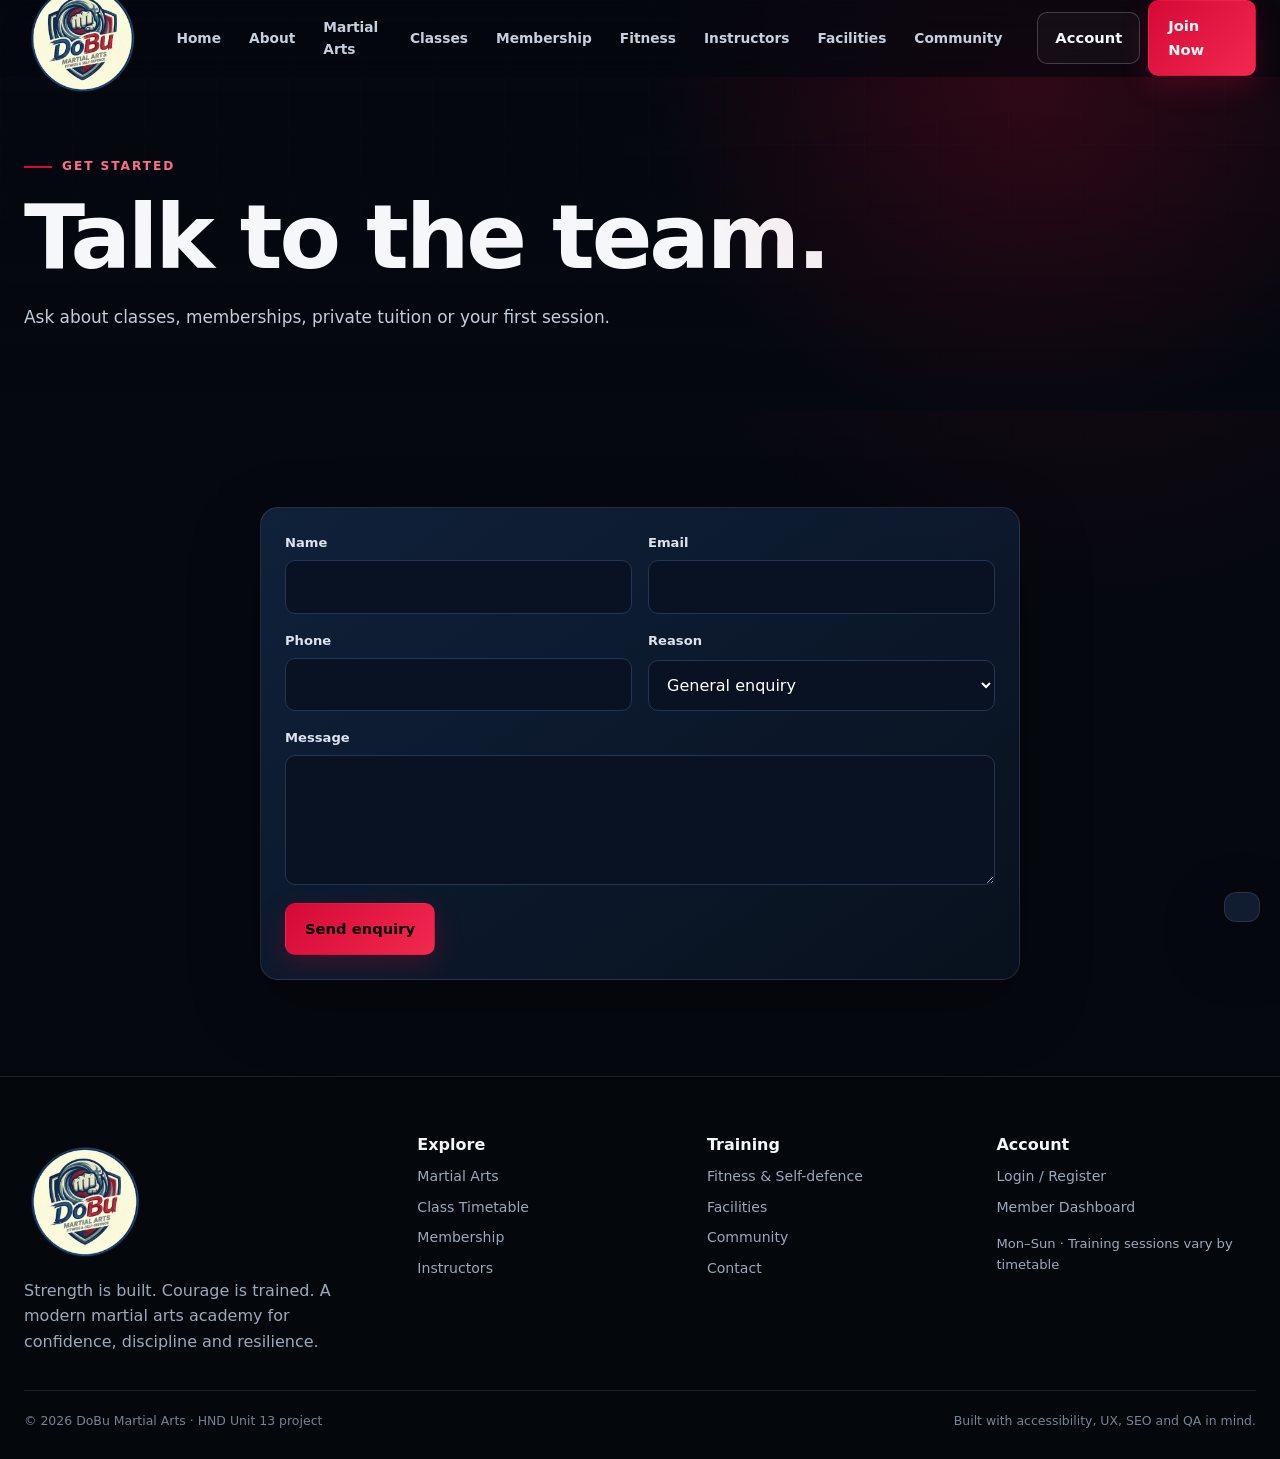
<file: contact.html>
<!doctype html><html lang="en"><head><meta charset="utf-8"><meta name="viewport" content="width=device-width,initial-scale=1">
<title>Contact | DoBu Martial Arts</title><meta name="description" content="DoBu Martial Arts — strength, courage, discipline and world-class martial arts training.">
<meta name="theme-color" content="#05080f"><link rel="stylesheet" href="css/style.css">  <link rel="icon" type="image/png" href="assets/logo.png">
</head><body><section class="page-hero"><div class="container reveal"><span class="eyebrow">Get started</span><h1>Talk to the team.</h1><p class="lead" style="margin-top:20px">Ask about classes, memberships, private tuition or your first session.</p></div></section><section class="section"><div class="container"><div class="card form-card reveal"><form id="contact-form"><div class="form-grid"><div class="field"><label for="cname">Name</label><input id="cname" required></div><div class="field"><label for="cemail">Email</label><input id="cemail" type="email" required></div><div class="field"><label for="cphone">Phone</label><input id="cphone" type="tel"></div><div class="field"><label for="creason">Reason</label><select id="creason"><option>General enquiry</option><option>Membership</option><option>Class timetable</option><option>Private tuition</option></select></div><div class="field full"><label for="cmessage">Message</label><textarea id="cmessage" required></textarea></div></div><button class="btn btn-primary" style="margin-top:18px">Send enquiry</button><div id="contact-msg" class="form-msg"></div></form></div></div></section>
<script>document.addEventListener("DOMContentLoaded",()=>{const f=document.querySelector("#contact-form");f?.addEventListener("submit",e=>{e.preventDefault();const m=document.querySelector("#contact-msg");m.textContent="Thanks — your enquiry has been captured for this prototype.";m.className="form-msg show success";f.reset()})})</script><div class="toast"></div><script src="js/main.js"></script></body></html>
</file>
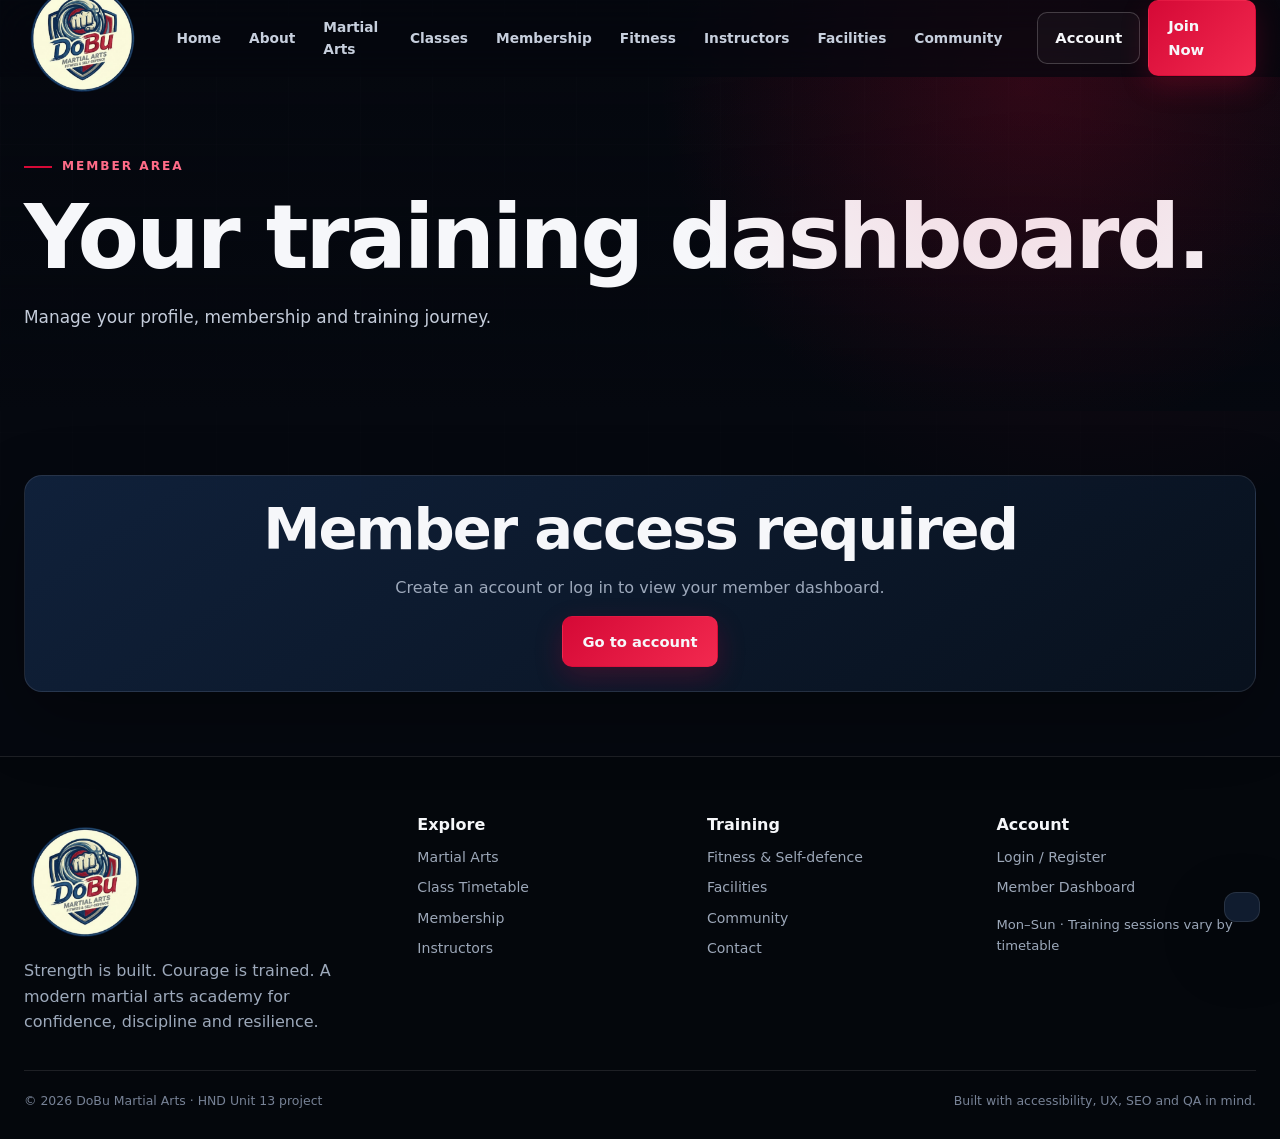
<file: dashboard.html>
<!doctype html><html lang="en"><head><meta charset="utf-8"><meta name="viewport" content="width=device-width,initial-scale=1">
<title>Member Dashboard | DoBu Martial Arts</title><meta name="description" content="DoBu Martial Arts — strength, courage, discipline and world-class martial arts training.">
<meta name="theme-color" content="#05080f"><link rel="stylesheet" href="css/style.css">  <link rel="icon" type="image/png" href="assets/logo.png">
</head><body><section class="page-hero"><div class="container reveal"><span class="eyebrow">Member area</span><h1>Your training dashboard.</h1><p class="lead" style="margin-top:20px">Manage your profile, membership and training journey.</p></div></section><section class="section-tight"><div class="container" id="dashboard"><div class="dashboard-grid"><aside class="side-nav card" aria-label="Member dashboard navigation"><a class="active" id="dashboard-overview-link" href="#dashboard-overview">Overview</a><a href="classes.html">Book a class</a><a href="membership.html#plans">Change membership</a><a id="logout" href="#logout">Log out</a></aside><main class="grid grid-2" id="dashboard-overview" tabindex="-1"><div class="card"><span class="eyebrow">Profile</span><h2 id="member-name" style="font-size:2rem">Member</h2><p id="member-email" class="muted">—</p></div><div class="card"><span class="eyebrow">Membership</span><h2 id="member-plan" style="font-size:2rem">Not selected</h2><p class="muted">Choose a plan from the membership page.</p></div><div class="card"><h3>Upcoming training</h3><p class="muted" style="margin-top:10px">Your selected timetable sessions will appear here in a full backend implementation.</p><a class="btn btn-outline" style="margin-top:18px" href="classes.html">View timetable</a></div><div class="card"><h3>Training principle</h3><p class="muted" style="margin-top:10px">Consistency beats intensity. Show up, learn the technique, respect your training partners.</p></div></main></div></div></section><div class="toast"></div><script src="js/main.js"></script></body></html>
</file>
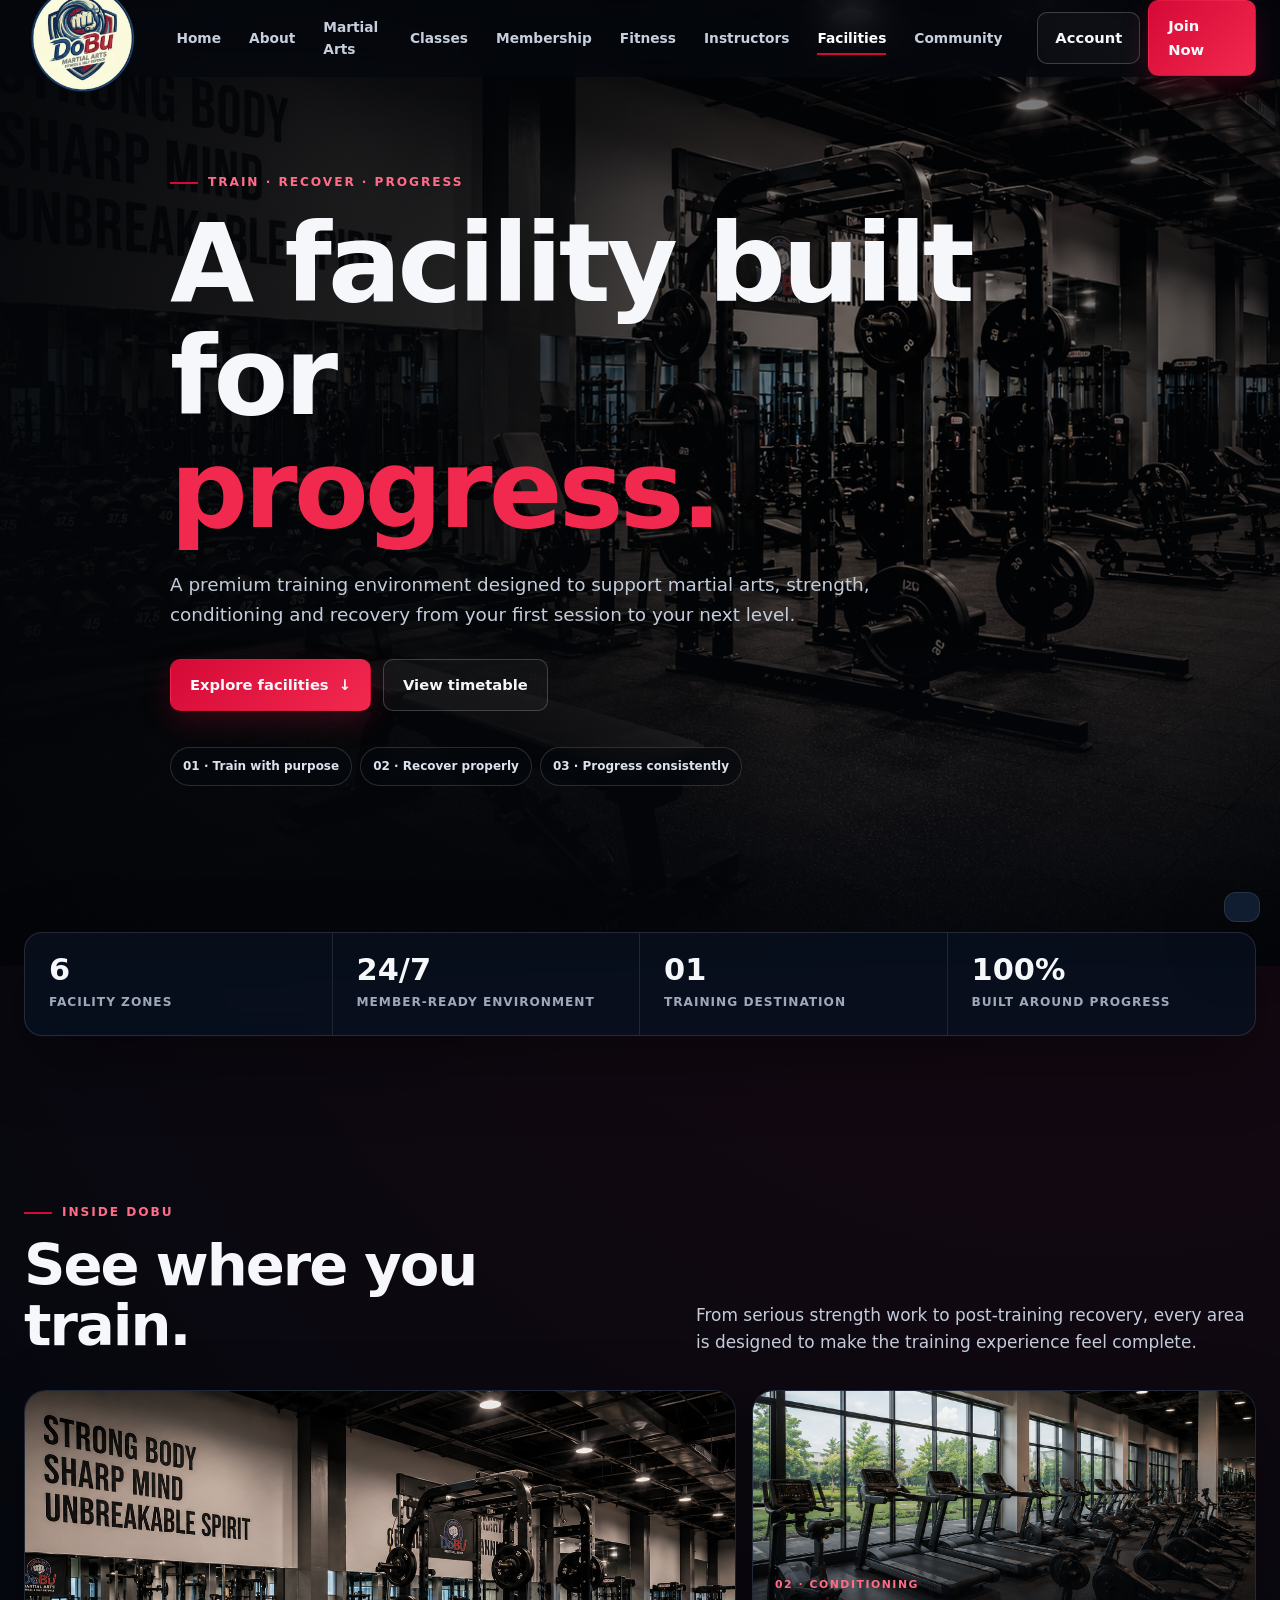
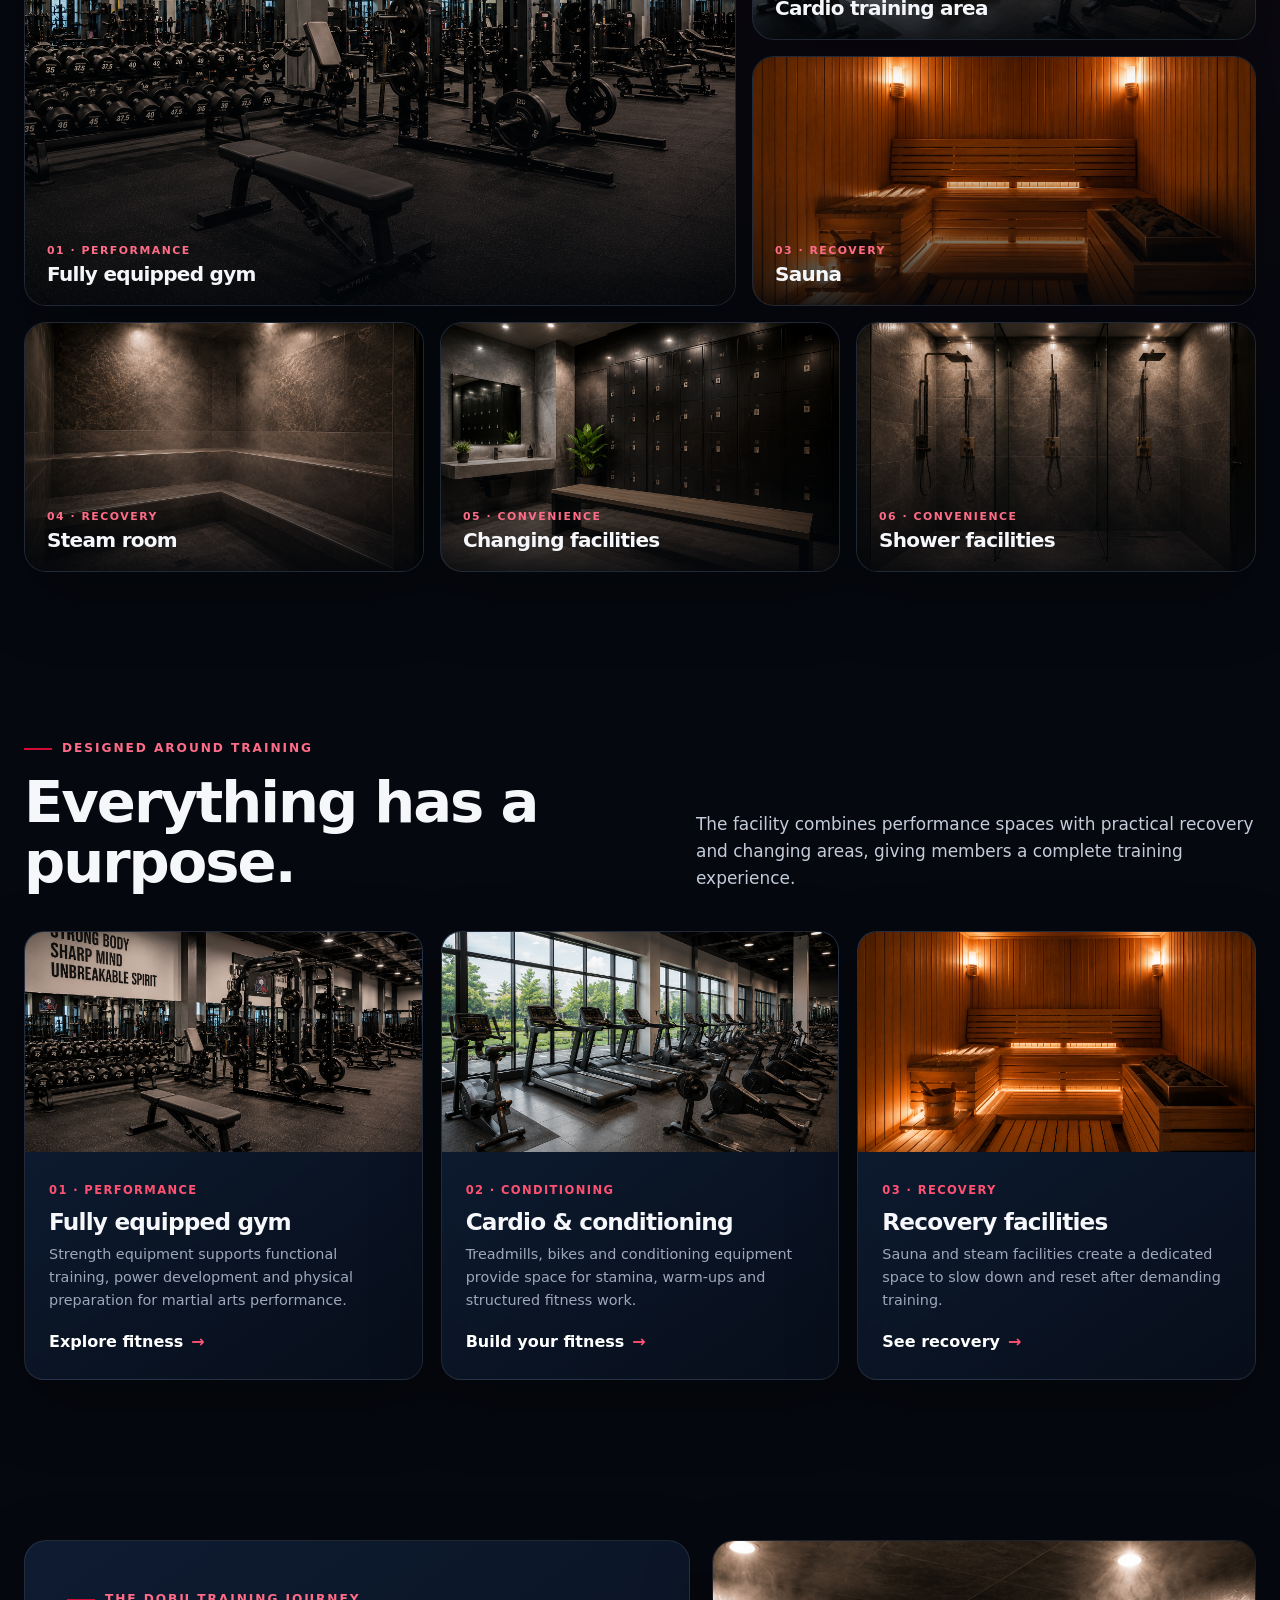
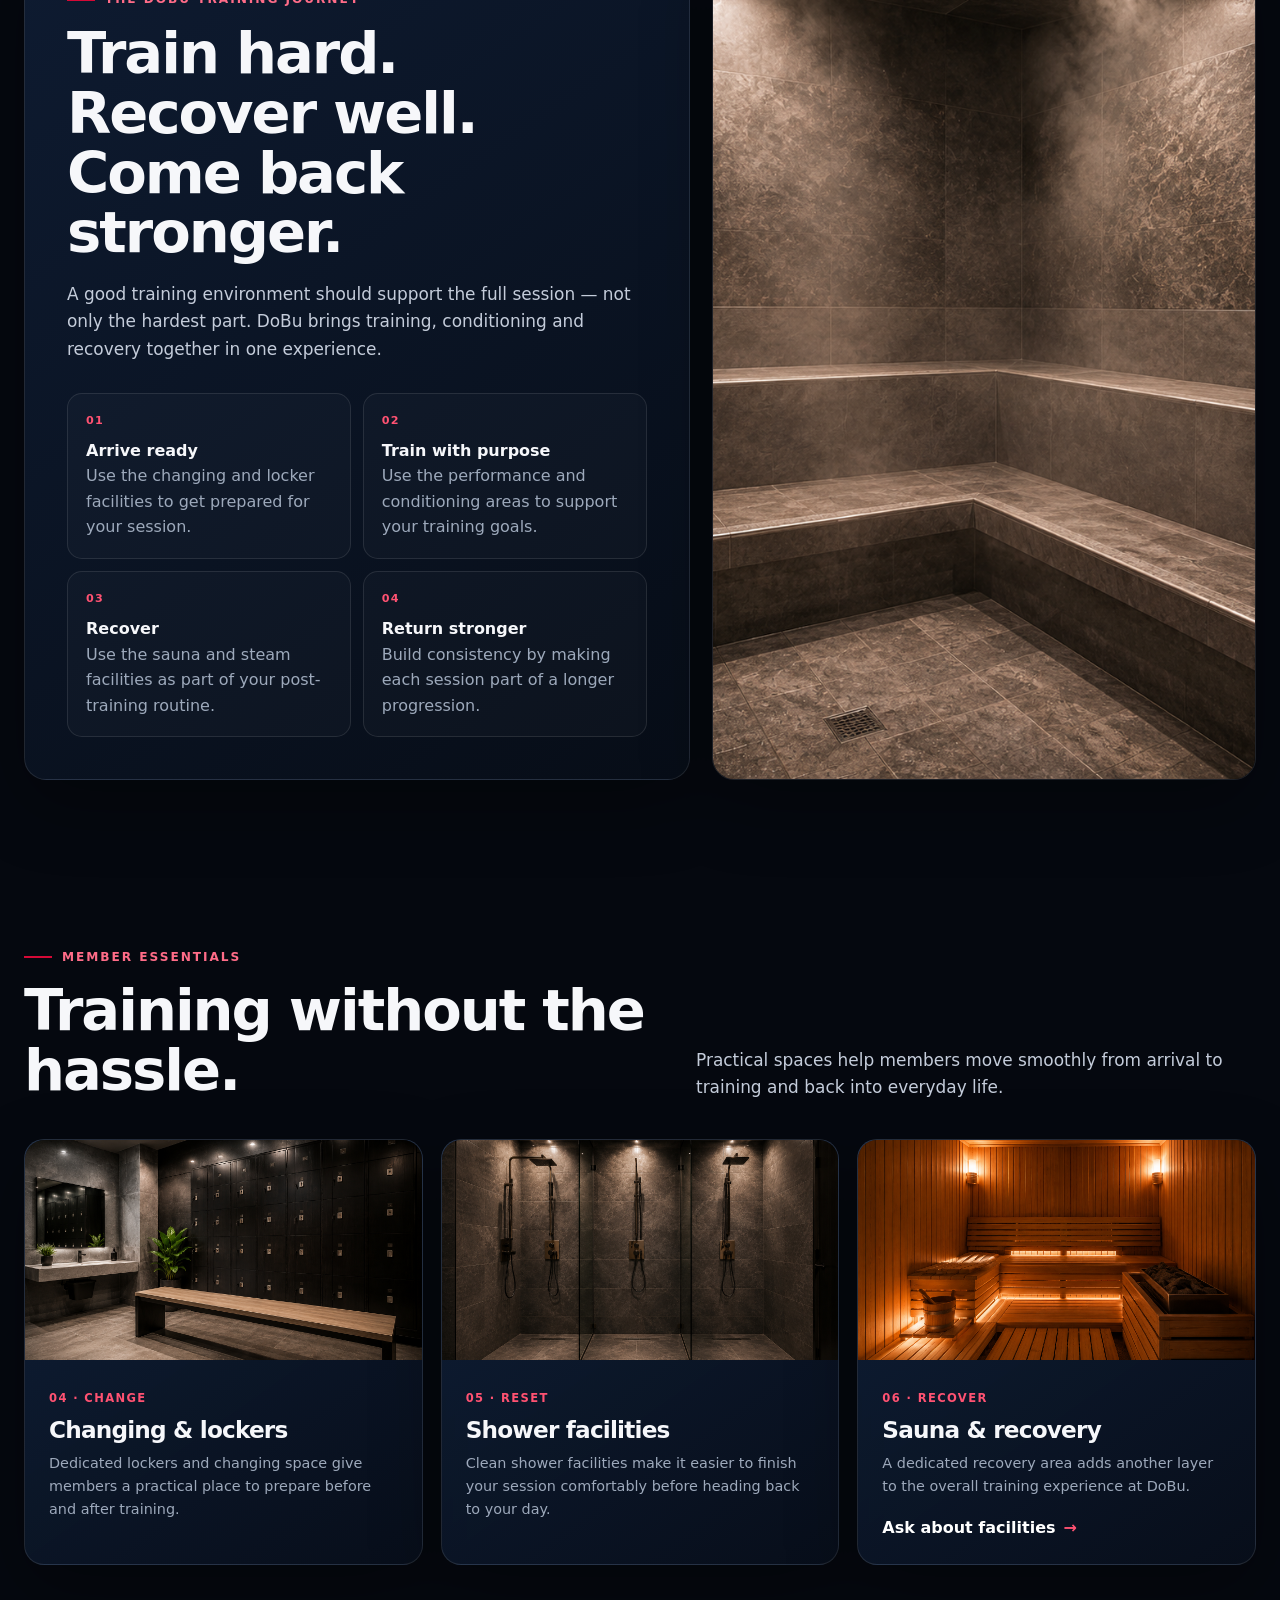
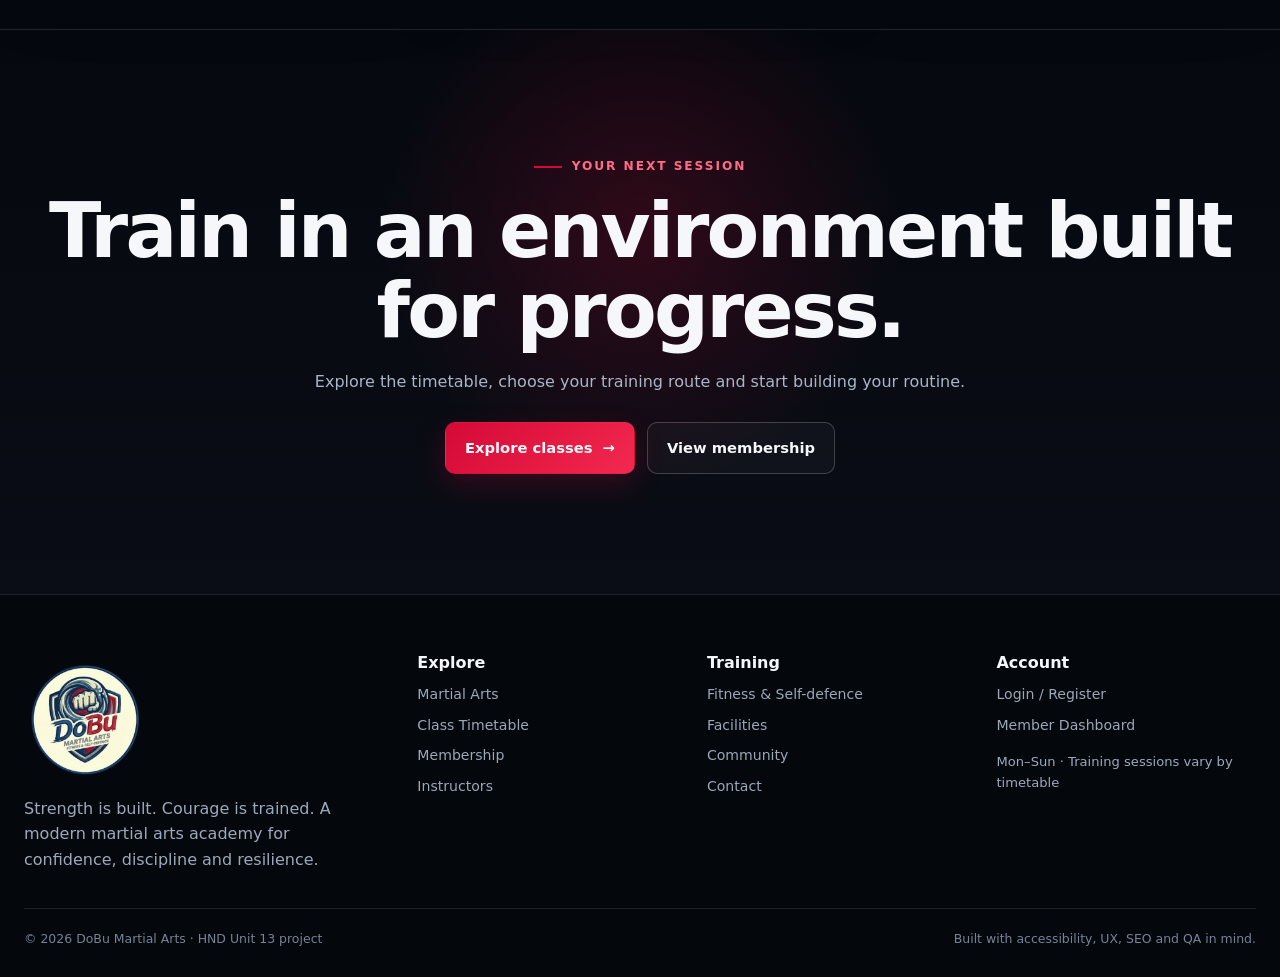
<file: facilities.html>
<!doctype html>
<html lang="en">
<head>
<meta charset="utf-8">
<meta name="viewport" content="width=device-width,initial-scale=1">
<title>Facilities | DoBu Martial Arts</title>
<meta name="description" content="Explore the DoBu Martial Arts training, fitness and recovery facilities.">
<meta name="theme-color" content="#05080f">
<link rel="stylesheet" href="css/style.css">
<link rel="icon" type="image/png" href="assets/logo.png">
</head>
<body>

<section class="facilities-hero">
  <div class="facilities-hero-media">
    <img src="assets/facilities/facilities-1.png" alt="DoBu fully equipped strength and conditioning gym">
  </div>
  <div class="facilities-hero-overlay"></div>
  <div class="container facilities-hero-content reveal">
    <span class="eyebrow">Train · Recover · Progress</span>
    <h1>A facility built for <span>progress.</span></h1>
    <p class="lead">A premium training environment designed to support martial arts, strength, conditioning and recovery from your first session to your next level.</p>
    <div class="hero-actions">
      <a class="btn btn-primary" href="#facility-gallery">Explore facilities <span>↓</span></a>
      <a class="btn btn-outline" href="classes.html">View timetable</a>
    </div>
    <div class="facilities-hero-proof">
      <span>01 · Train with purpose</span>
      <span>02 · Recover properly</span>
      <span>03 · Progress consistently</span>
    </div>
  </div>
</section>

<section class="section-tight facility-stats-section">
  <div class="container facility-stats reveal">
    <div><strong>6</strong><span>facility zones</span></div>
    <div><strong>24/7</strong><span>member-ready environment</span></div>
    <div><strong>01</strong><span>training destination</span></div>
    <div><strong>100%</strong><span>built around progress</span></div>
  </div>
</section>

<section class="section" id="facility-gallery">
  <div class="container">
    <div class="section-heading facility-gallery-heading reveal">
      <div>
        <span class="eyebrow">Inside DoBu</span>
        <h2>See where you train.</h2>
      </div>
      <p class="lead">From serious strength work to post-training recovery, every area is designed to make the training experience feel complete.</p>
    </div>

    <div class="facility-gallery stagger">
      <a class="facility-photo reveal" href="#facility-details">
        <img src="assets/facilities/facilities-1.png" alt="Fully equipped strength and conditioning gym">
        <div class="facility-photo-content"><span>01 · Performance</span><h3>Fully equipped gym</h3></div>
      </a>
      <a class="facility-photo reveal" href="#facility-details">
        <img src="assets/facilities/facilities-2.png" alt="Cardio training area with treadmills and bikes">
        <div class="facility-photo-content"><span>02 · Conditioning</span><h3>Cardio training area</h3></div>
      </a>
      <a class="facility-photo reveal" href="#facility-details">
        <img src="assets/facilities/facilities-3.png" alt="Wooden sauna recovery room">
        <div class="facility-photo-content"><span>03 · Recovery</span><h3>Sauna</h3></div>
      </a>
      <a class="facility-photo reveal" href="#facility-details">
        <img src="assets/facilities/facilities-4.png" alt="Steam room with heated seating">
        <div class="facility-photo-content"><span>04 · Recovery</span><h3>Steam room</h3></div>
      </a>
      <a class="facility-photo reveal" href="#facility-details">
        <img src="assets/facilities/facilities-5.png" alt="Locker and changing facilities">
        <div class="facility-photo-content"><span>05 · Convenience</span><h3>Changing facilities</h3></div>
      </a>
      <a class="facility-photo reveal" href="#facility-details">
        <img src="assets/facilities/facilities-6.png" alt="Modern shower facilities">
        <div class="facility-photo-content"><span>06 · Convenience</span><h3>Shower facilities</h3></div>
      </a>
    </div>
  </div>
</section>

<section class="section section-tight" id="facility-details">
  <div class="container">
    <div class="section-heading reveal">
      <div><span class="eyebrow">Designed around training</span><h2>Everything has a purpose.</h2></div>
      <p class="lead">The facility combines performance spaces with practical recovery and changing areas, giving members a complete training experience.</p>
    </div>

    <div class="facility-feature-grid stagger">
      <article class="facility-feature-card reveal">
        <div class="facility-feature-image"><img src="assets/facilities/facilities-1.png" alt="Strength and conditioning equipment"></div>
        <div class="facility-feature-copy">
          <span class="facility-index">01 · PERFORMANCE</span>
          <h3>Fully equipped gym</h3>
          <p>Strength equipment supports functional training, power development and physical preparation for martial arts performance.</p>
          <a href="fitness.html">Explore fitness <span>→</span></a>
        </div>
      </article>

      <article class="facility-feature-card reveal">
        <div class="facility-feature-image"><img src="assets/facilities/facilities-2.png" alt="Cardio equipment"></div>
        <div class="facility-feature-copy">
          <span class="facility-index">02 · CONDITIONING</span>
          <h3>Cardio & conditioning</h3>
          <p>Treadmills, bikes and conditioning equipment provide space for stamina, warm-ups and structured fitness work.</p>
          <a href="fitness.html">Build your fitness <span>→</span></a>
        </div>
      </article>

      <article class="facility-feature-card reveal">
        <div class="facility-feature-image"><img src="assets/facilities/facilities-3.png" alt="Sauna"></div>
        <div class="facility-feature-copy">
          <span class="facility-index">03 · RECOVERY</span>
          <h3>Recovery facilities</h3>
          <p>Sauna and steam facilities create a dedicated space to slow down and reset after demanding training.</p>
          <a href="#recovery">See recovery <span>→</span></a>
        </div>
      </article>
    </div>
  </div>
</section>

<section class="section" id="recovery">
  <div class="container">
    <div class="facility-journey">
      <div class="facility-journey-copy reveal">
        <span class="eyebrow">The DoBu training journey</span>
        <h2>Train hard. Recover well. Come back stronger.</h2>
        <p class="lead">A good training environment should support the full session — not only the hardest part. DoBu brings training, conditioning and recovery together in one experience.</p>

        <div class="facility-steps">
          <div class="facility-step"><span>01</span><strong>Arrive ready</strong><p class="muted">Use the changing and locker facilities to get prepared for your session.</p></div>
          <div class="facility-step"><span>02</span><strong>Train with purpose</strong><p class="muted">Use the performance and conditioning areas to support your training goals.</p></div>
          <div class="facility-step"><span>03</span><strong>Recover</strong><p class="muted">Use the sauna and steam facilities as part of your post-training routine.</p></div>
          <div class="facility-step"><span>04</span><strong>Return stronger</strong><p class="muted">Build consistency by making each session part of a longer progression.</p></div>
        </div>
      </div>

      <div class="facility-journey-image reveal">
        <img src="assets/facilities/facilities-4.png" alt="Steam room recovery area">
      </div>
    </div>
  </div>
</section>

<section class="section section-tight">
  <div class="container">
    <div class="section-heading reveal">
      <div><span class="eyebrow">Member essentials</span><h2>Training without the hassle.</h2></div>
      <p class="lead">Practical spaces help members move smoothly from arrival to training and back into everyday life.</p>
    </div>

    <div class="facility-feature-grid stagger">
      <article class="facility-feature-card reveal">
        <div class="facility-feature-image"><img src="assets/facilities/facilities-5.png" alt="DoBu locker room"></div>
        <div class="facility-feature-copy">
          <span class="facility-index">04 · CHANGE</span>
          <h3>Changing & lockers</h3>
          <p>Dedicated lockers and changing space give members a practical place to prepare before and after training.</p>
        </div>
      </article>

      <article class="facility-feature-card reveal">
        <div class="facility-feature-image"><img src="assets/facilities/facilities-6.png" alt="DoBu shower facilities"></div>
        <div class="facility-feature-copy">
          <span class="facility-index">05 · RESET</span>
          <h3>Shower facilities</h3>
          <p>Clean shower facilities make it easier to finish your session comfortably before heading back to your day.</p>
        </div>
      </article>

      <article class="facility-feature-card reveal">
        <div class="facility-feature-image"><img src="assets/facilities/facilities-3.png" alt="DoBu sauna"></div>
        <div class="facility-feature-copy">
          <span class="facility-index">06 · RECOVER</span>
          <h3>Sauna & recovery</h3>
          <p>A dedicated recovery area adds another layer to the overall training experience at DoBu.</p>
          <a href="contact.html">Ask about facilities <span>→</span></a>
        </div>
      </article>
    </div>
  </div>
</section>

<section class="facilities-cta">
  <div class="container reveal">
    <span class="eyebrow">Your next session</span>
    <h2>Train in an environment built for progress.</h2>
    <p>Explore the timetable, choose your training route and start building your routine.</p>
    <div class="hero-actions">
      <a class="btn btn-primary" href="classes.html">Explore classes <span>→</span></a>
      <a class="btn btn-outline" href="membership.html">View membership</a>
    </div>
  </div>
</section>

<div class="toast"></div>
<script src="js/main.js"></script>
</body>
</html>
</file>
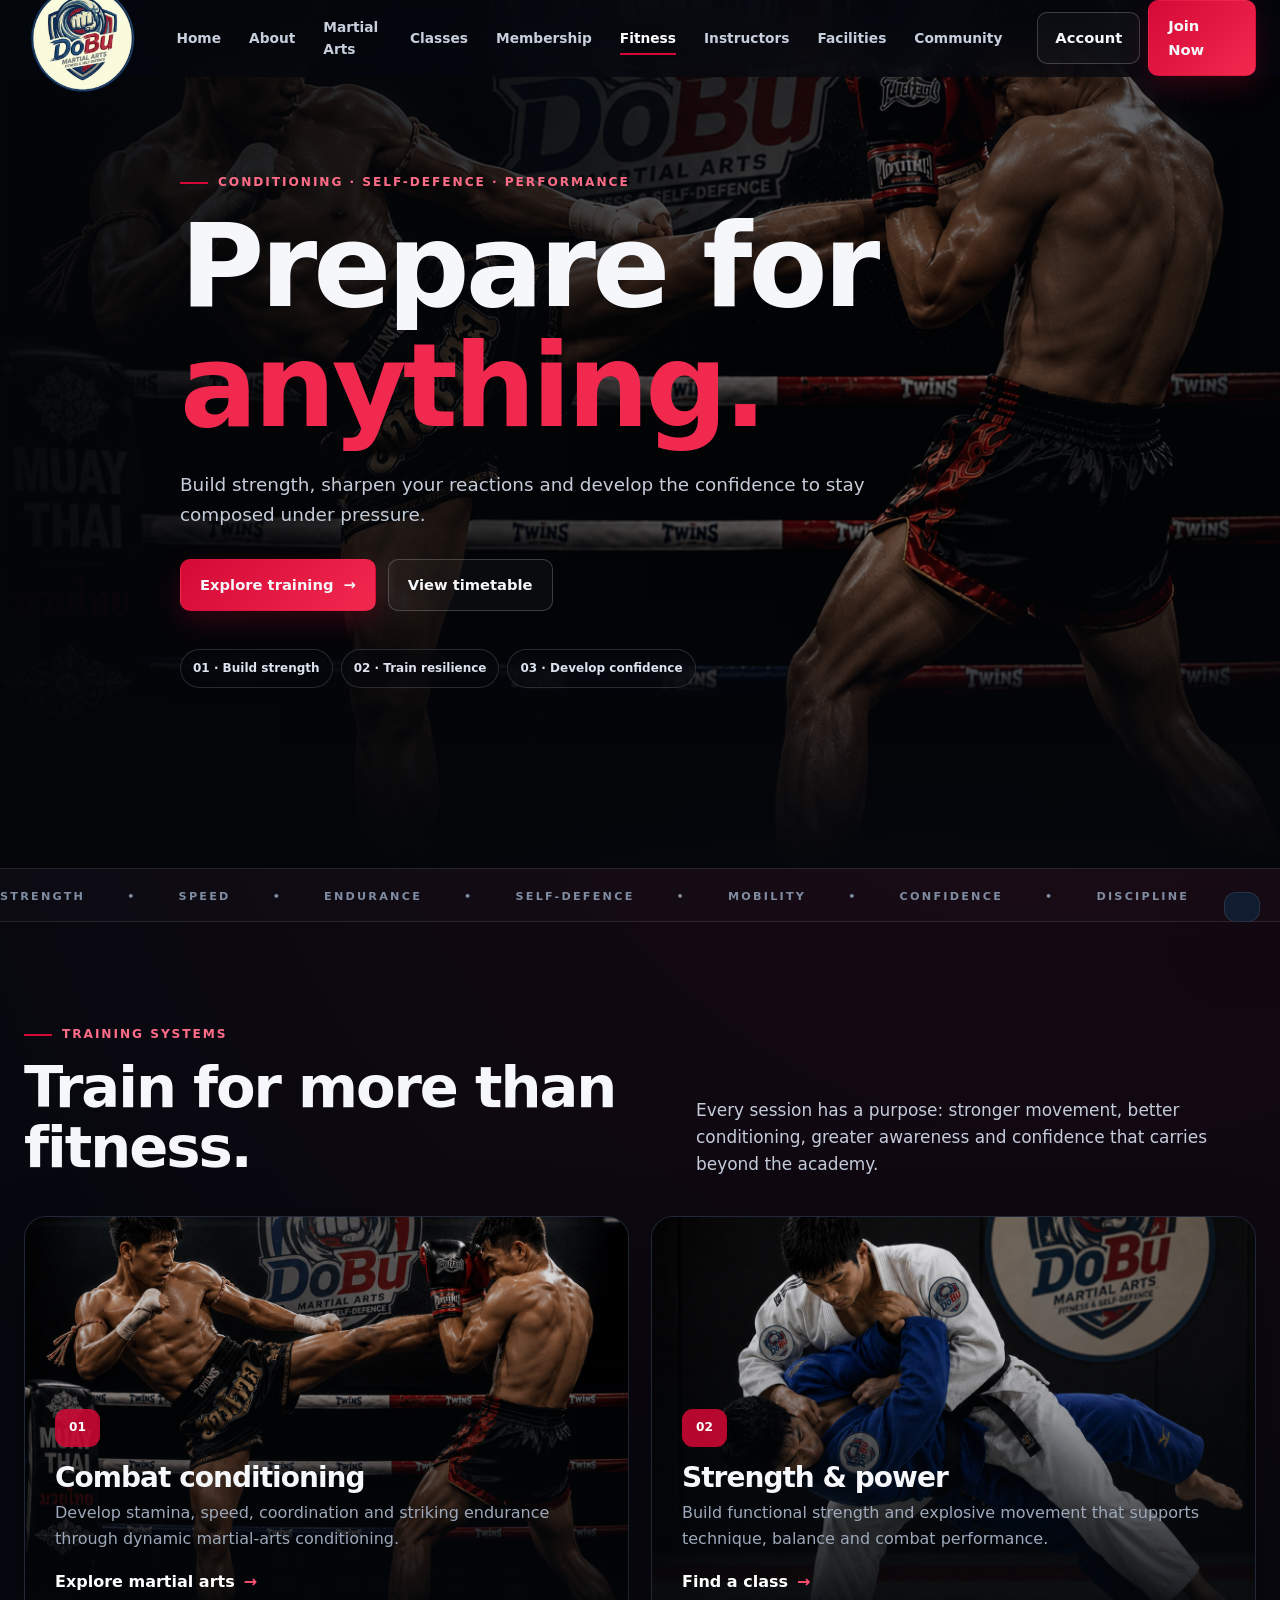
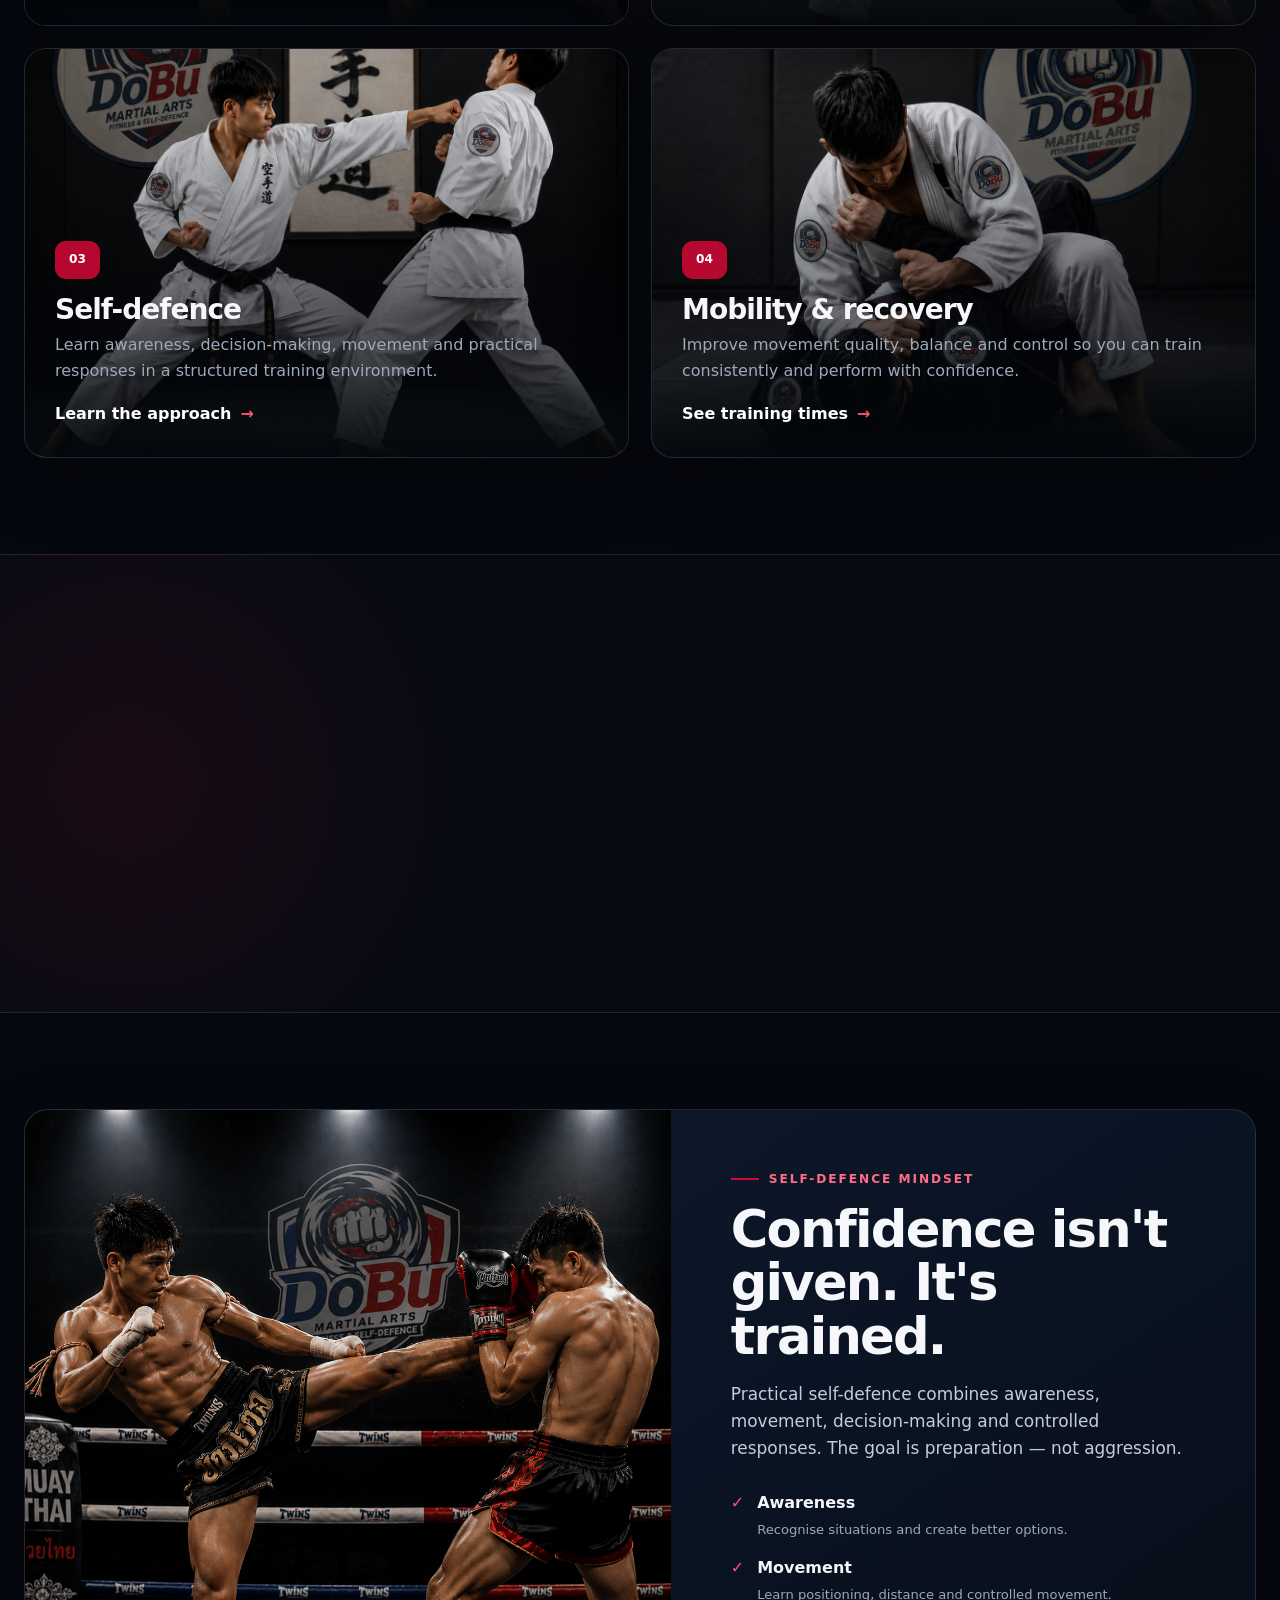
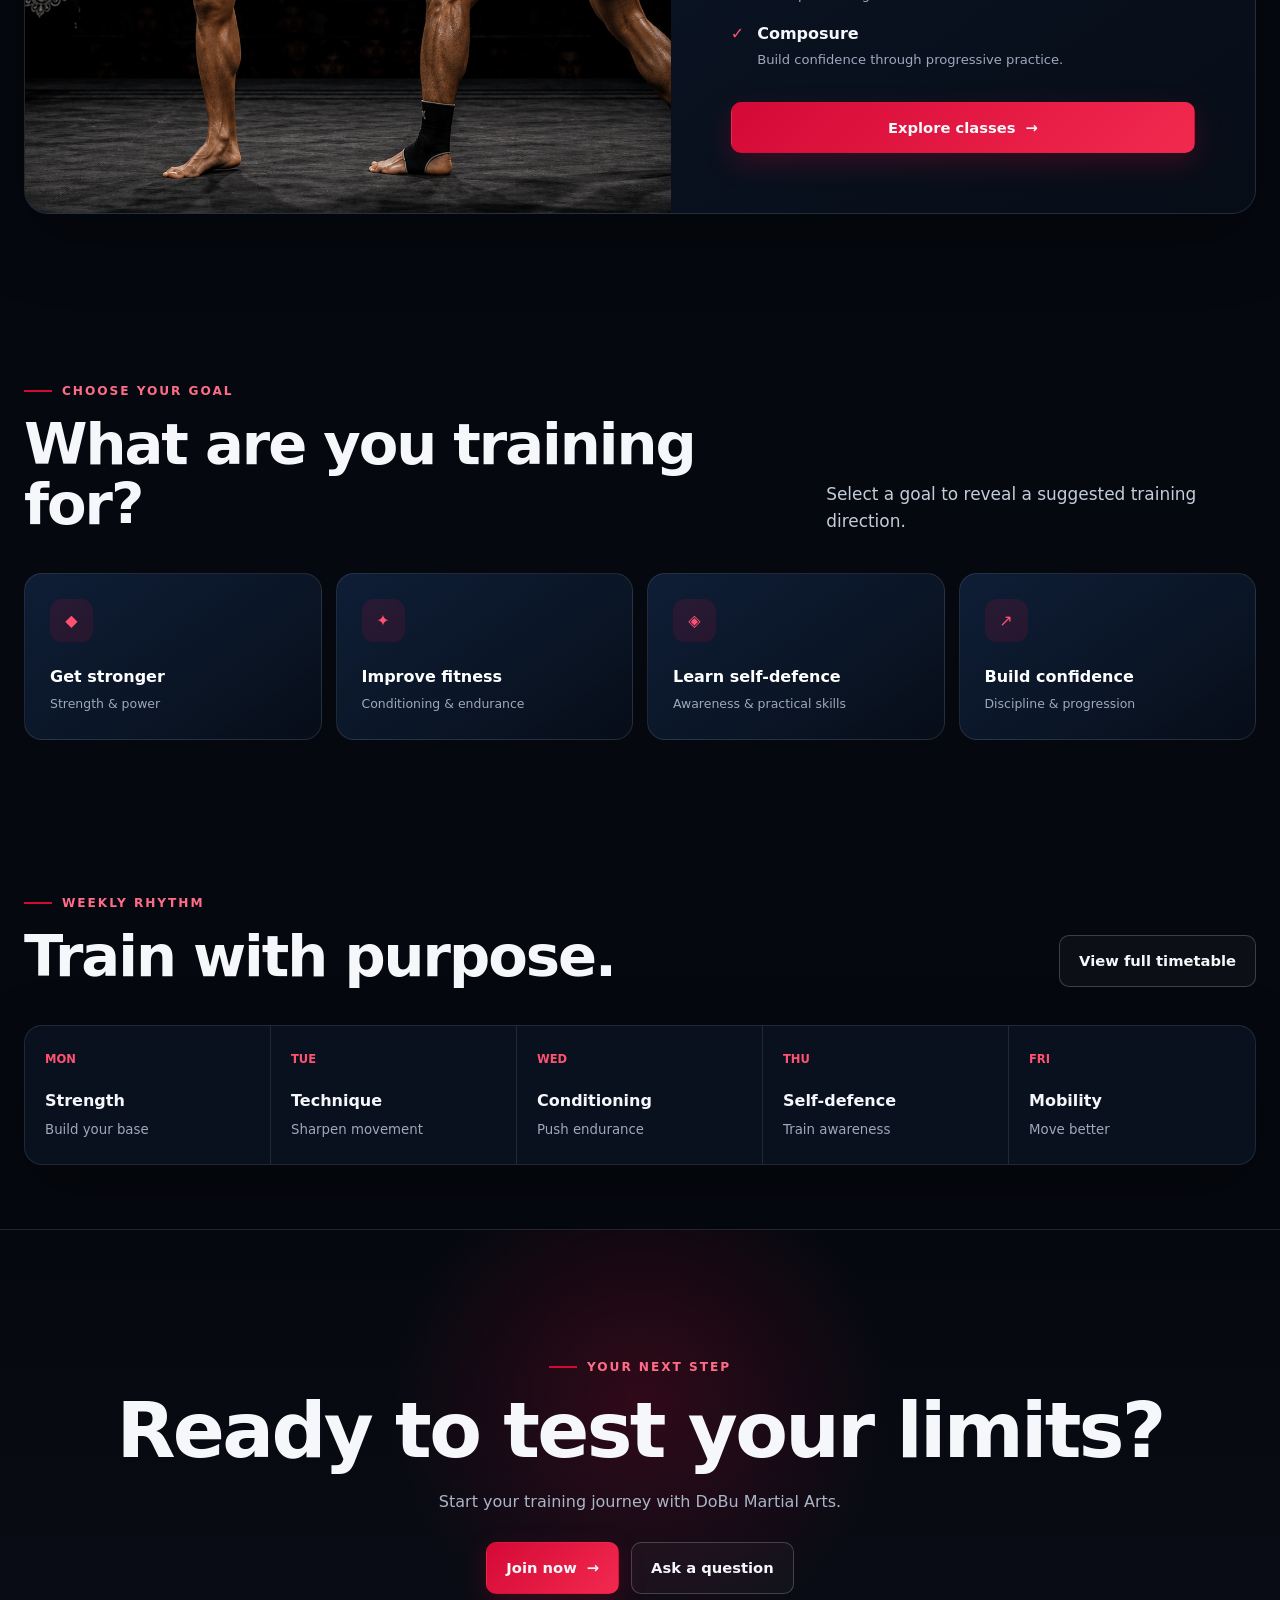
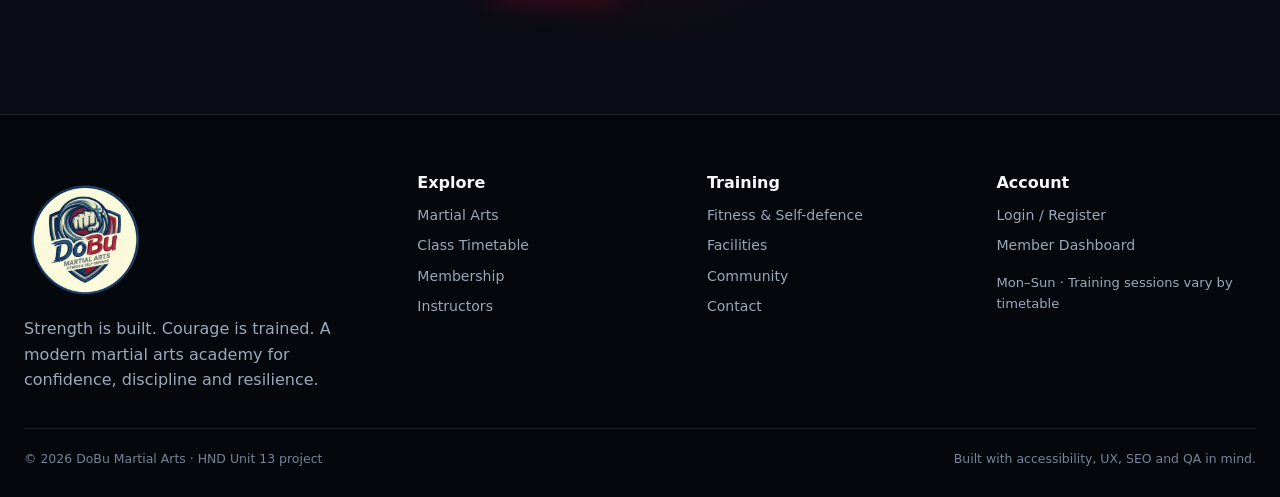
<file: fitness.html>
<!doctype html><html lang="en"><head><meta charset="utf-8"><meta name="viewport" content="width=device-width,initial-scale=1"><title>Fitness & Self-Defence | DoBu Martial Arts</title><meta name="description" content="DoBu Martial Arts — purposeful fitness, practical self-defence, strength, conditioning and confidence-building training."><meta name="theme-color" content="#05080f"><link rel="stylesheet" href="css/style.css"><link rel="icon" type="image/png" href="assets/logo.png"></head><body>
<section class="fitness-hero"><div class="fitness-hero-media"><img src="assets/muaythai.png" alt=""></div><div class="fitness-hero-overlay"></div><div class="container fitness-hero-content reveal"><span class="eyebrow">Conditioning · Self-defence · Performance</span><h1>Prepare for <span>anything.</span></h1><p class="lead">Build strength, sharpen your reactions and develop the confidence to stay composed under pressure.</p><div class="hero-actions"><a class="btn btn-primary" href="#training">Explore training <span>→</span></a><a class="btn btn-outline" href="classes.html">View timetable</a></div><div class="fitness-hero-proof"><span>01 · Build strength</span><span>02 · Train resilience</span><span>03 · Develop confidence</span></div></div></section>
<div class="marquee fitness-marquee"><div class="marquee-track"><span>STRENGTH</span><span>•</span><span>SPEED</span><span>•</span><span>ENDURANCE</span><span>•</span><span>SELF-DEFENCE</span><span>•</span><span>MOBILITY</span><span>•</span><span>CONFIDENCE</span><span>•</span><span>DISCIPLINE</span><span>•</span></div></div>
<section class="section" id="training"><div class="container"><div class="section-heading reveal"><div><span class="eyebrow">Training systems</span><h2>Train for more than fitness.</h2></div><p class="lead">Every session has a purpose: stronger movement, better conditioning, greater awareness and confidence that carries beyond the academy.</p></div>
<div class="fitness-category-grid stagger">
<article class="fitness-category-card reveal"><div class="fitness-category-image"><img src="assets/muaythai.png" alt="Muay Thai training"></div><div class="fitness-category-content"><span class="fitness-number">01</span><h3>Combat conditioning</h3><p class="muted">Develop stamina, speed, coordination and striking endurance through dynamic martial-arts conditioning.</p><a href="martial-arts.html" class="text-link">Explore martial arts <span>→</span></a></div></article>
<article class="fitness-category-card reveal"><div class="fitness-category-image"><img src="assets/judo.png" alt="Judo training"></div><div class="fitness-category-content"><span class="fitness-number">02</span><h3>Strength & power</h3><p class="muted">Build functional strength and explosive movement that supports technique, balance and combat performance.</p><a href="classes.html" class="text-link">Find a class <span>→</span></a></div></article>
<article class="fitness-category-card reveal"><div class="fitness-category-image"><img src="assets/karate.png" alt="Karate training"></div><div class="fitness-category-content"><span class="fitness-number">03</span><h3>Self-defence</h3><p class="muted">Learn awareness, decision-making, movement and practical responses in a structured training environment.</p><a href="#self-defence" class="text-link">Learn the approach <span>→</span></a></div></article>
<article class="fitness-category-card reveal"><div class="fitness-category-image"><img src="assets/jiu-jitsu.png" alt="Jiu-jitsu training"></div><div class="fitness-category-content"><span class="fitness-number">04</span><h3>Mobility & recovery</h3><p class="muted">Improve movement quality, balance and control so you can train consistently and perform with confidence.</p><a href="classes.html" class="text-link">See training times <span>→</span></a></div></article>
</div></div></section>
<section class="section section-tight fitness-build-section"><div class="container"><div class="section-heading reveal"><div><span class="eyebrow">The progression</span><h2>What you will build.</h2></div><p class="lead">Fitness at DoBu is not just about looking stronger. It is about becoming more capable.</p></div><div class="build-grid stagger">
<div class="build-item reveal"><span>01</span><div><strong>Strength</strong><p>Move with control and power.</p></div></div><div class="build-item reveal"><span>02</span><div><strong>Speed</strong><p>React faster and move efficiently.</p></div></div><div class="build-item reveal"><span>03</span><div><strong>Endurance</strong><p>Stay effective when sessions get demanding.</p></div></div><div class="build-item reveal"><span>04</span><div><strong>Confidence</strong><p>Stay composed and prepared under pressure.</p></div></div><div class="build-item reveal"><span>05</span><div><strong>Discipline</strong><p>Turn consistent training into lasting progress.</p></div></div></div></div></section>
<section class="section"><div class="container"><div class="fitness-feature reveal" id="self-defence"><div class="fitness-feature-image"><img src="assets/muaythai.png" alt="Martial arts self-defence training"></div><div class="fitness-feature-copy"><span class="eyebrow">Self-defence mindset</span><h2>Confidence isn't given. It's trained.</h2><p class="lead">Practical self-defence combines awareness, movement, decision-making and controlled responses. The goal is preparation — not aggression.</p><div class="feature-points"><div><span>✓</span><p><strong>Awareness</strong><br><small>Recognise situations and create better options.</small></p></div><div><span>✓</span><p><strong>Movement</strong><br><small>Learn positioning, distance and controlled movement.</small></p></div><div><span>✓</span><p><strong>Composure</strong><br><small>Build confidence through progressive practice.</small></p></div></div><a class="btn btn-primary" href="classes.html">Explore classes <span>→</span></a></div></div></div></section>
<section class="section section-tight"><div class="container"><div class="section-heading reveal"><div><span class="eyebrow">Choose your goal</span><h2>What are you training for?</h2></div><p class="lead">Select a goal to reveal a suggested training direction.</p></div><div class="goal-grid stagger">
<button class="goal-card reveal" type="button" data-goal="stronger"><span class="goal-icon">◆</span><strong>Get stronger</strong><span>Strength & power</span></button><button class="goal-card reveal" type="button" data-goal="fitness"><span class="goal-icon">✦</span><strong>Improve fitness</strong><span>Conditioning & endurance</span></button><button class="goal-card reveal" type="button" data-goal="defence"><span class="goal-icon">◈</span><strong>Learn self-defence</strong><span>Awareness & practical skills</span></button><button class="goal-card reveal" type="button" data-goal="confidence"><span class="goal-icon">↗</span><strong>Build confidence</strong><span>Discipline & progression</span></button></div><div class="goal-result" id="goal-result" aria-live="polite"><div class="goal-result-inner"><span class="eyebrow">Your training direction</span><h3 id="goal-result-title">Choose a goal above.</h3><p id="goal-result-copy" class="muted">We will show a simple training direction based on what you want to achieve.</p><a id="goal-result-link" class="text-link" href="classes.html">View timetable <span>→</span></a></div></div></div></section>
<section class="section section-tight"><div class="container"><div class="section-heading reveal"><div><span class="eyebrow">Weekly rhythm</span><h2>Train with purpose.</h2></div><a class="btn btn-outline" href="classes.html">View full timetable</a></div><div class="training-week reveal"><div><span>MON</span><strong>Strength</strong><small>Build your base</small></div><div><span>TUE</span><strong>Technique</strong><small>Sharpen movement</small></div><div><span>WED</span><strong>Conditioning</strong><small>Push endurance</small></div><div><span>THU</span><strong>Self-defence</strong><small>Train awareness</small></div><div><span>FRI</span><strong>Mobility</strong><small>Move better</small></div></div></div></section>
<section class="fitness-cta"><div class="container reveal"><span class="eyebrow">Your next step</span><h2>Ready to test your limits?</h2><p>Start your training journey with DoBu Martial Arts.</p><div class="hero-actions"><a class="btn btn-primary" href="membership.html">Join now <span>→</span></a><a class="btn btn-outline" href="contact.html">Ask a question</a></div></div></section>
<div class="toast"></div><script src="js/main.js"></script></body></html>
</file>
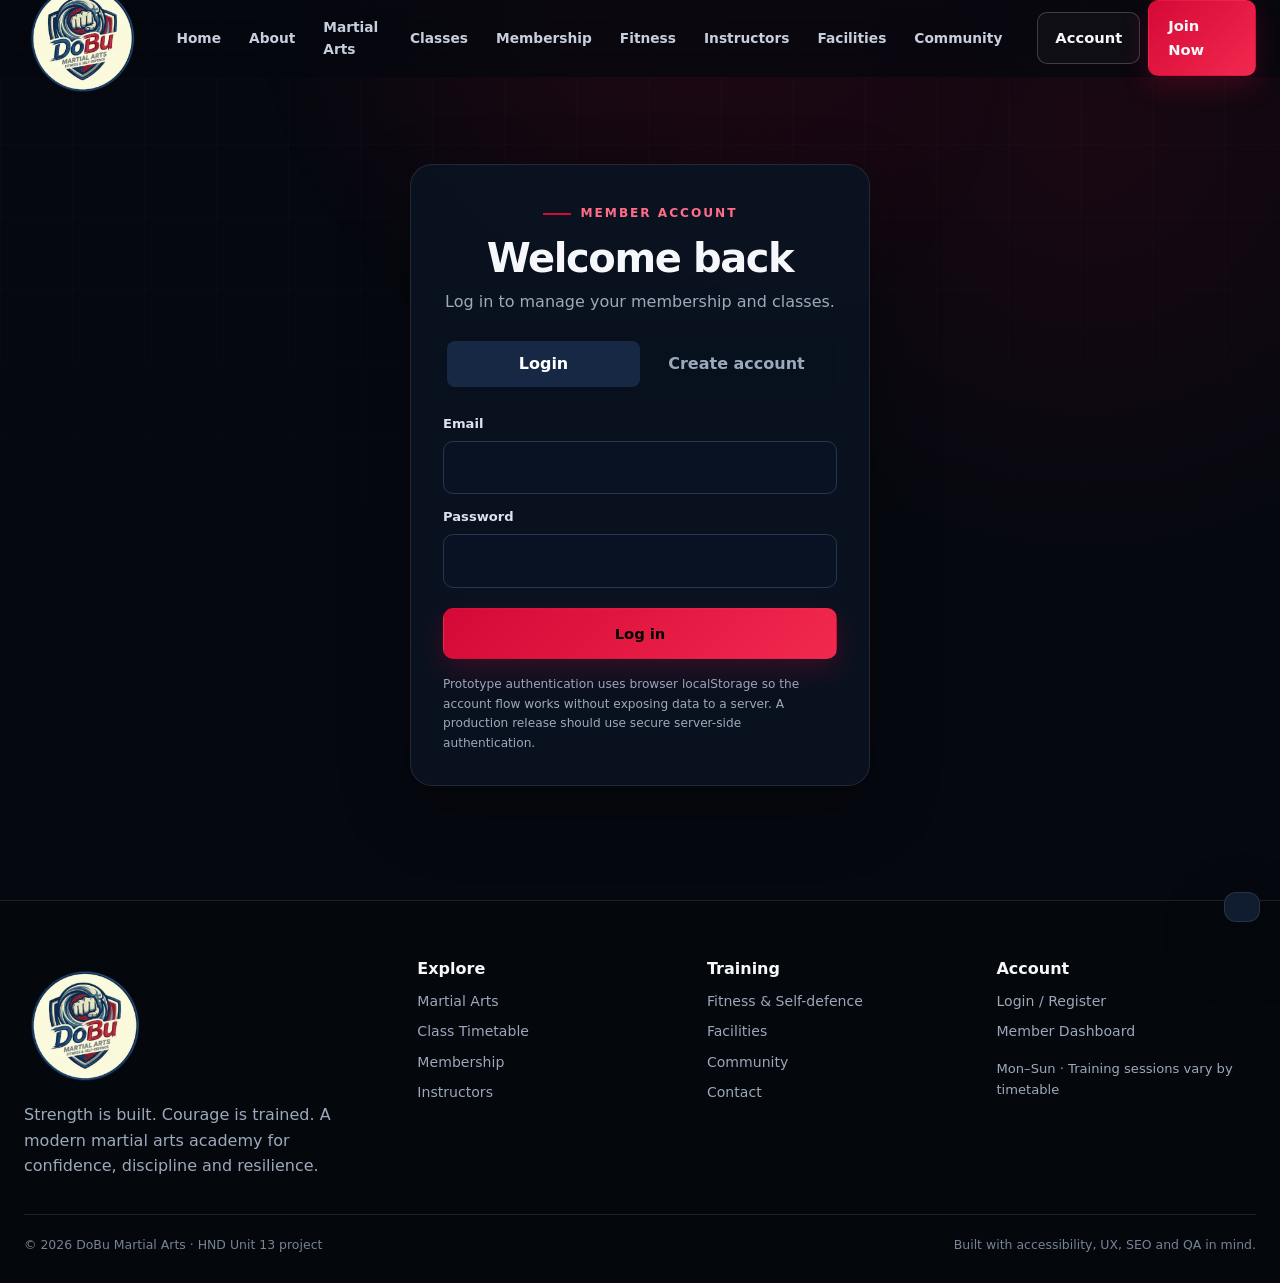
<file: login.html>
<!doctype html><html lang="en"><head><meta charset="utf-8"><meta name="viewport" content="width=device-width,initial-scale=1">
<title>Account | DoBu Martial Arts</title><meta name="description" content="DoBu Martial Arts — strength, courage, discipline and world-class martial arts training.">
<meta name="theme-color" content="#05080f"><link rel="stylesheet" href="css/style.css">  <link rel="icon" type="image/png" href="assets/logo.png">
</head><body><main class="auth-shell"><section class="auth-box reveal"><div style="text-align:center"><span class="eyebrow">Member account</span><h1 id="auth-title" style="font-size:2.5rem">Welcome back</h1><p id="auth-sub" class="muted" style="margin-top:10px">Log in to manage your membership and classes.</p></div>
<div class="auth-tabs"><button id="tab-login" class="active">Login</button><button id="tab-register">Create account</button></div>
<form id="auth-form"><div id="name-field" class="field hidden" style="display:none"><label for="name">Full name</label><input id="name" autocomplete="name"></div><div class="field" style="margin-top:12px"><label for="email">Email</label><input id="email" type="email" autocomplete="email" required></div><div class="field" style="margin-top:12px"><label for="password">Password</label><input id="password" type="password" minlength="6" autocomplete="current-password" required></div><button id="auth-submit" class="btn btn-primary" style="width:100%;margin-top:20px">Log in</button><div id="form-msg" class="form-msg"></div></form>
<p class="muted" style="font-size:.76rem;margin-top:16px">Prototype authentication uses browser localStorage so the account flow works without exposing data to a server. A production release should use secure server-side authentication.</p></section></main><div class="toast"></div><script src="js/main.js"></script></body></html>
</file>
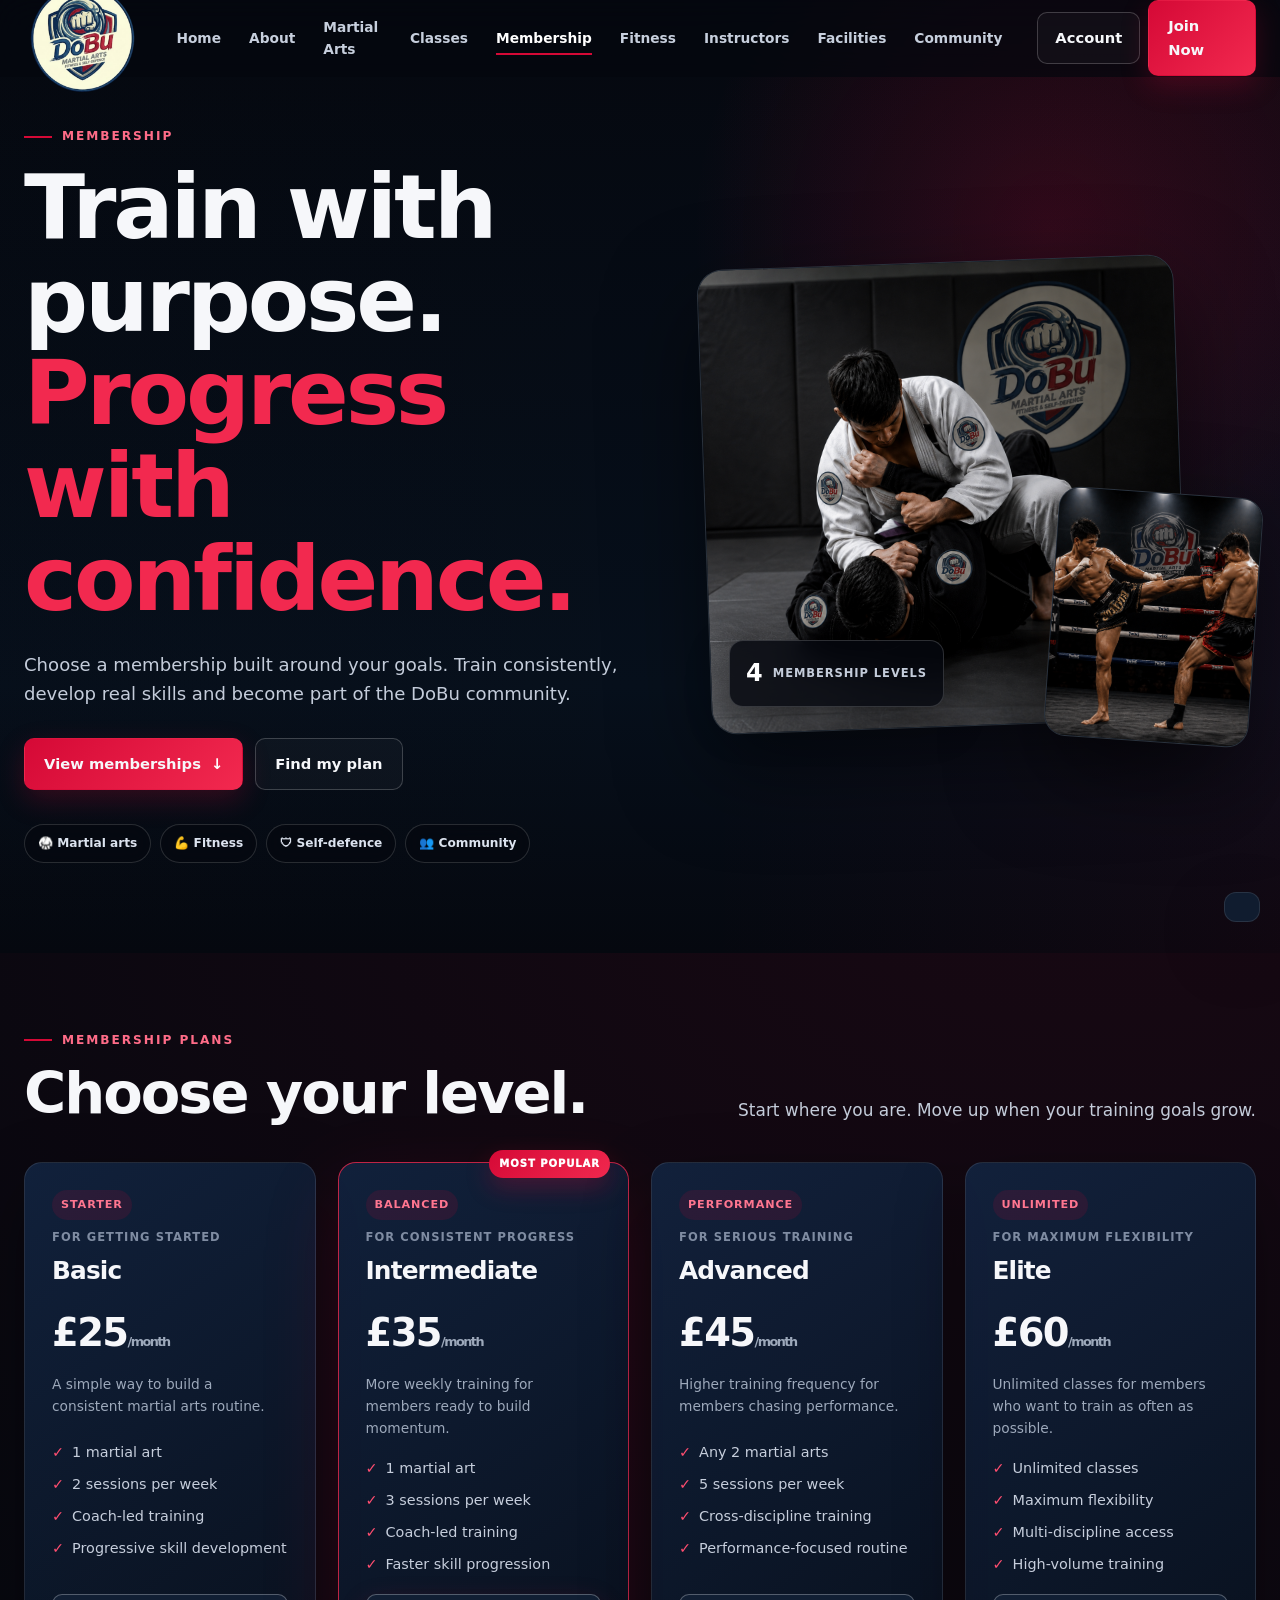
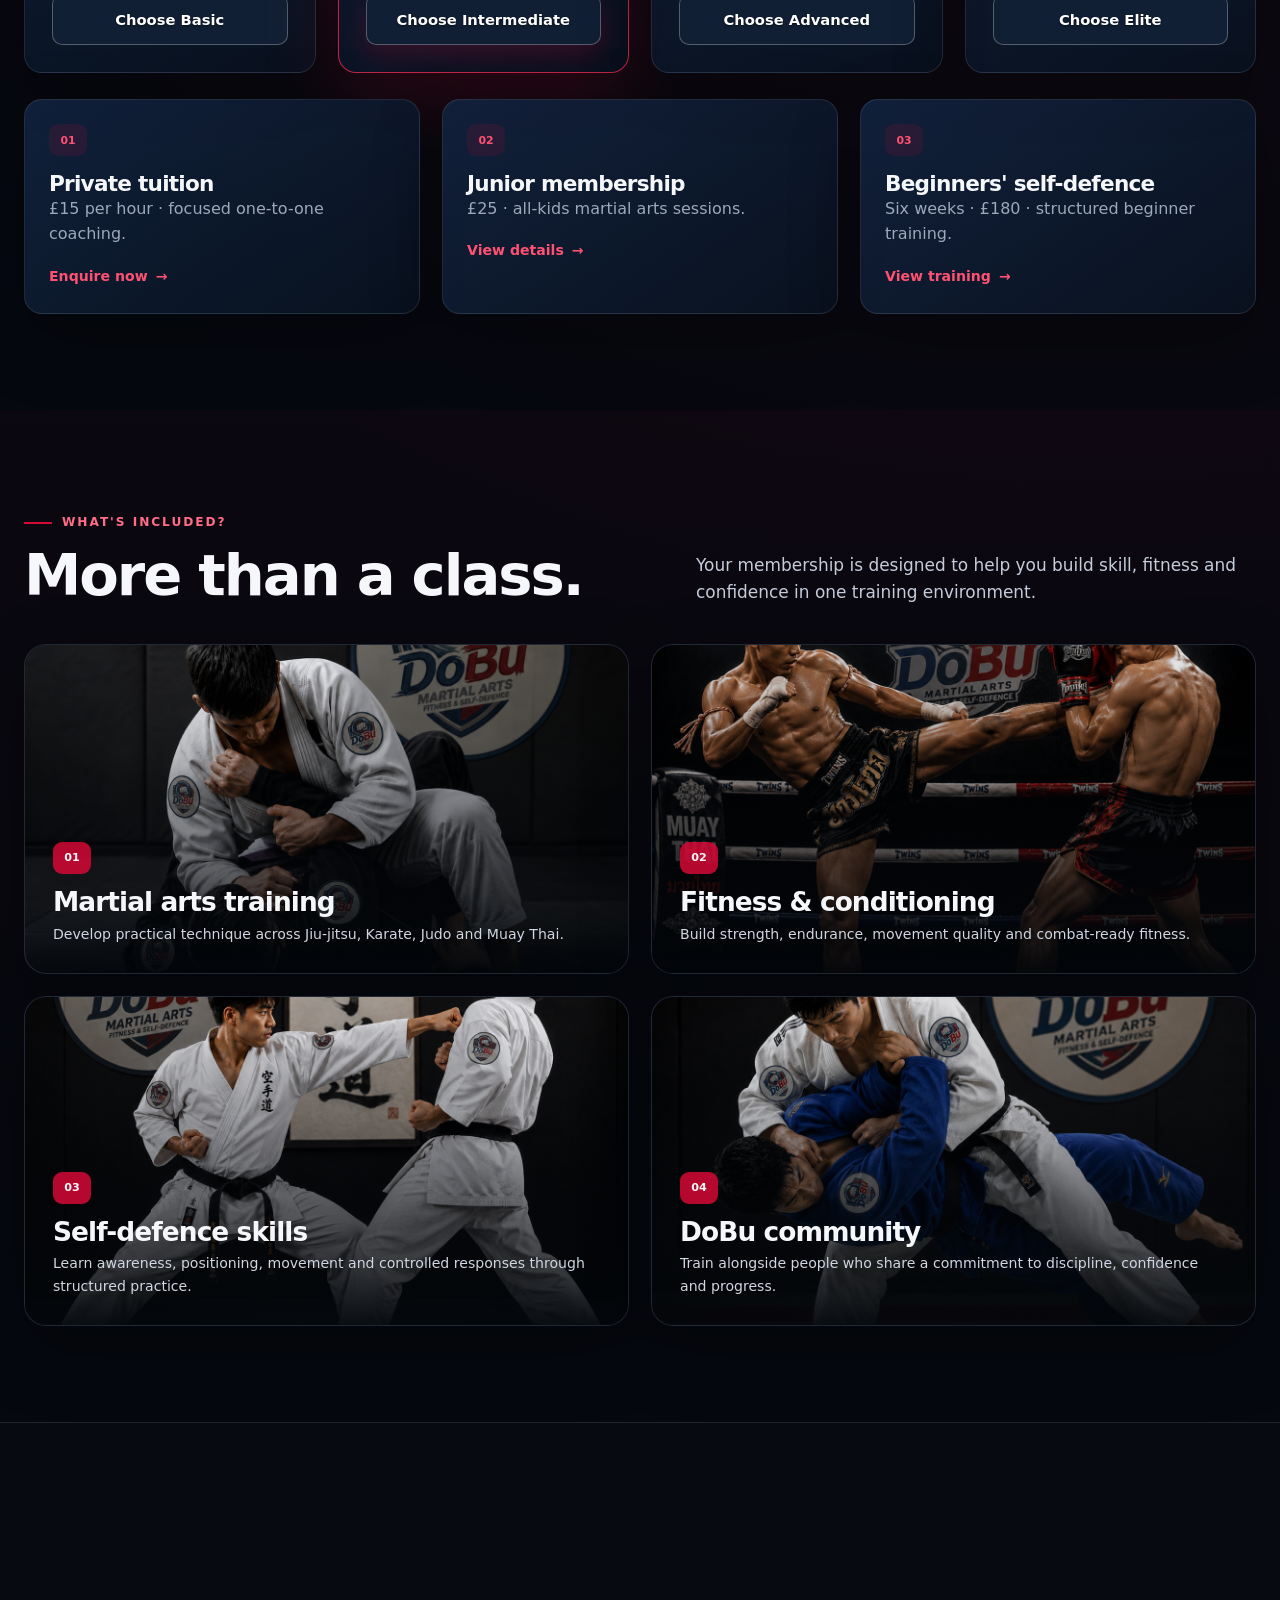
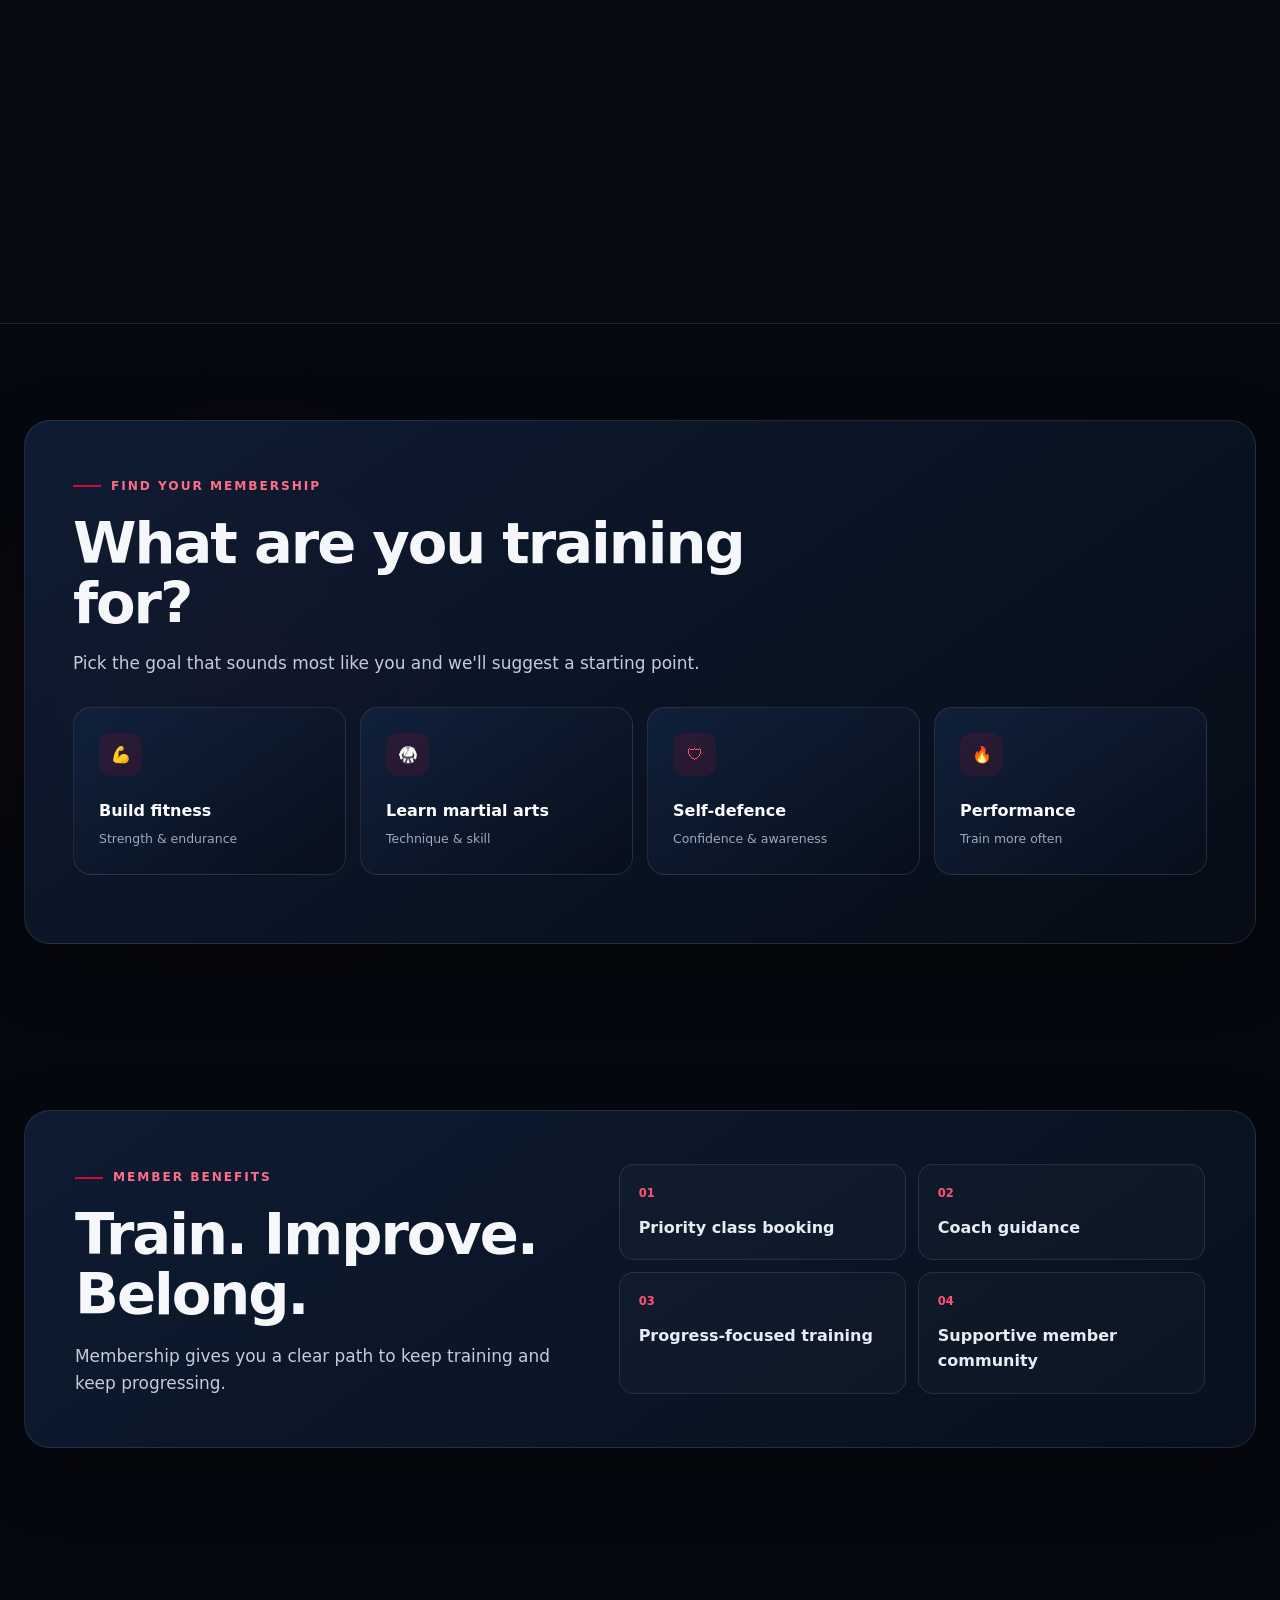
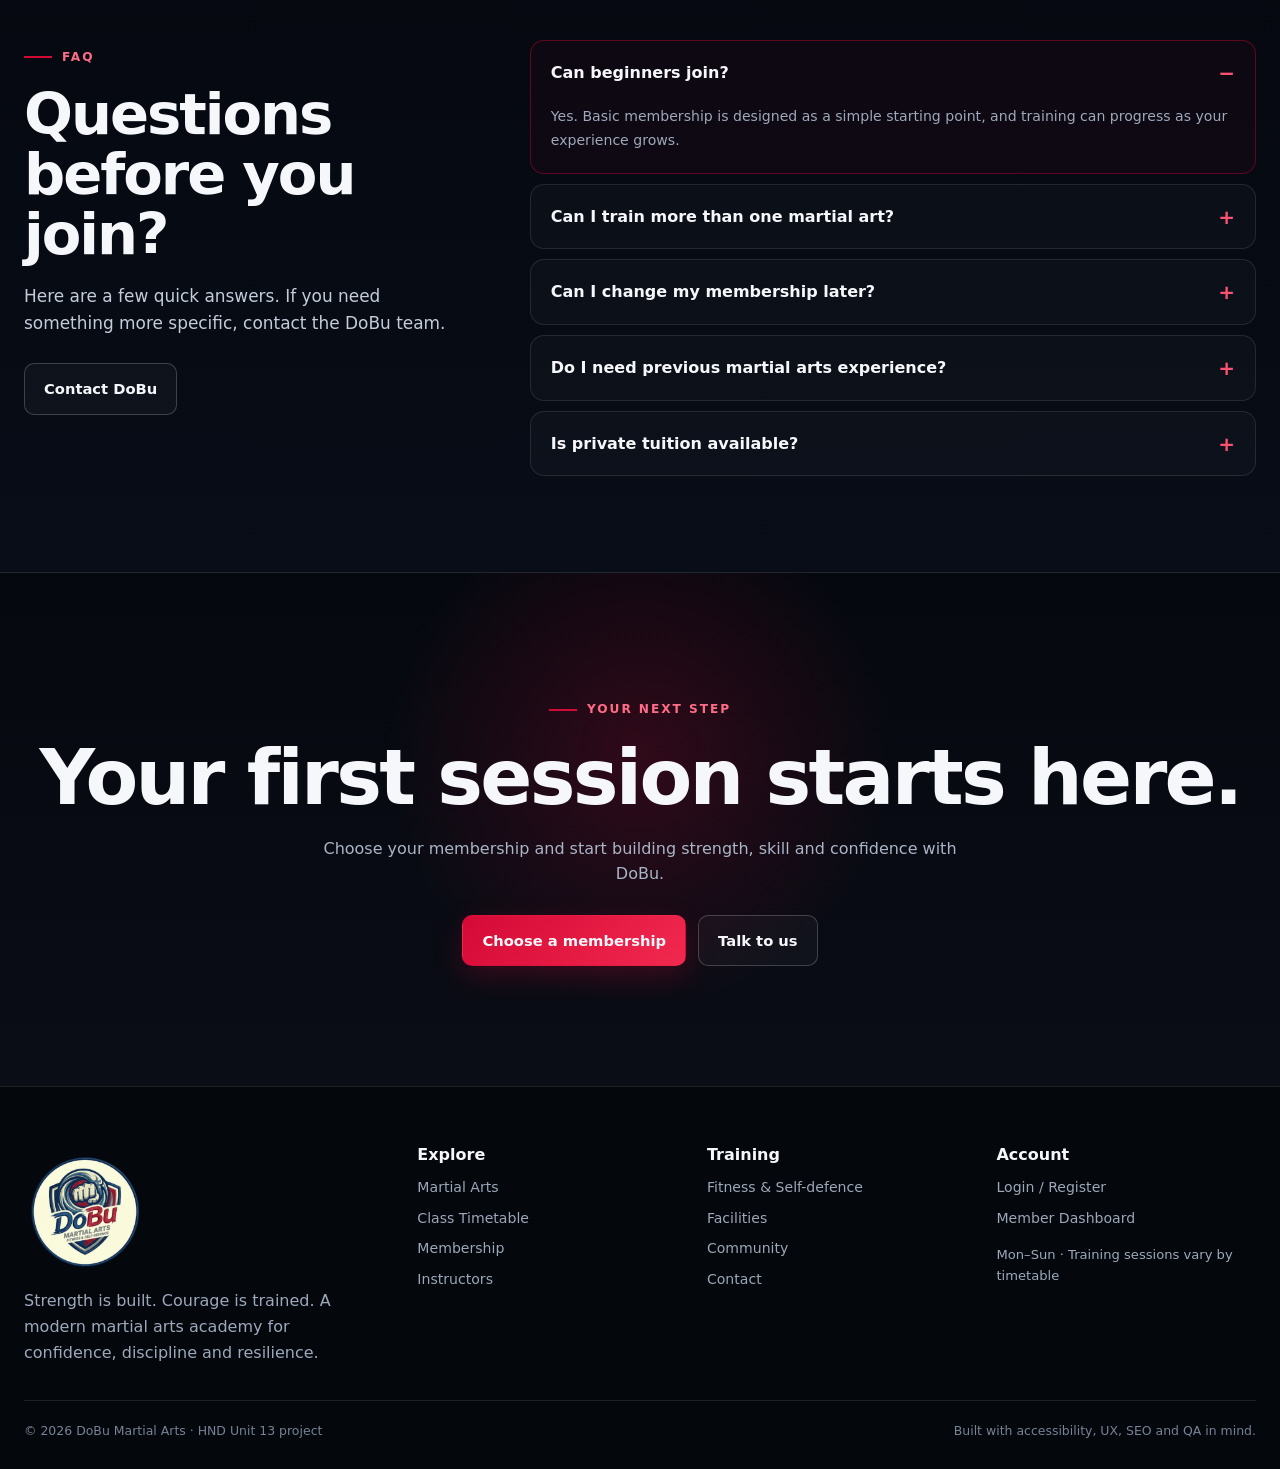
<file: membership.html>
<!doctype html>
<html lang="en">
<head>
<meta charset="utf-8"><meta name="viewport" content="width=device-width,initial-scale=1">
<title>Membership | DoBu Martial Arts</title>
<meta name="description" content="Choose a DoBu Martial Arts membership built around your goals, training frequency and progression.">
<meta name="theme-color" content="#05080f">
<link rel="stylesheet" href="css/style.css">
<link rel="icon" type="image/png" href="assets/logo.png">
</head>
<body>

<section class="membership-hero">
  <div class="container membership-hero-grid">
    <div class="membership-hero-copy reveal">
      <span class="eyebrow">Membership</span>
      <h1>Train with purpose.<span>Progress with confidence.</span></h1>
      <p class="lead">Choose a membership built around your goals. Train consistently, develop real skills and become part of the DoBu community.</p>
      <div class="hero-actions">
        <a class="btn btn-primary" href="#plans">View memberships <span>↓</span></a>
        <a class="btn btn-outline" href="#find-plan">Find my plan</a>
      </div>
      <div class="membership-proof">
        <span>🥋 Martial arts</span><span>💪 Fitness</span><span>🛡 Self-defence</span><span>👥 Community</span>
      </div>
    </div>

    <div class="membership-hero-visual reveal">
      <div class="membership-photo membership-photo-main"><img src="assets/jiu-jitsu.png" alt="Jiu-jitsu training at DoBu Martial Arts"></div>
      <div class="membership-photo membership-photo-small"><img src="assets/muaythai.png" alt="Muay Thai training at DoBu Martial Arts"></div>
      <div class="membership-visual-badge"><strong>4</strong><span>membership levels</span></div>
    </div>
  </div>
</section>

<section class="section membership-plans" id="plans">
  <div class="container">
    <div class="section-heading reveal">
      <div><span class="eyebrow">Membership plans</span><h2>Choose your level.</h2></div>
      <p class="lead">Start where you are. Move up when your training goals grow.</p>
    </div>

    <div class="grid grid-4 membership-plan-grid">
      <div class="card price-card membership-plan reveal" data-plan-card="Basic">
        <span class="badge">Starter</span><span class="plan-kicker">For getting started</span>
        <h3>Basic</h3><div class="price">£25<small>/month</small></div>
        <p class="plan-summary">A simple way to build a consistent martial arts routine.</p>
        <ul class="feature-list"><li>1 martial art</li><li>2 sessions per week</li><li>Coach-led training</li><li>Progressive skill development</li></ul>
        <button class="btn btn-outline join-plan" data-plan="Basic">Choose Basic</button>
      </div>

      <div class="card price-card membership-plan featured reveal" data-plan-card="Intermediate">
        <div class="popular-ribbon">MOST POPULAR</div><span class="badge">Balanced</span><span class="plan-kicker">For consistent progress</span>
        <h3>Intermediate</h3><div class="price">£35<small>/month</small></div>
        <p class="plan-summary">More weekly training for members ready to build momentum.</p>
        <ul class="feature-list"><li>1 martial art</li><li>3 sessions per week</li><li>Coach-led training</li><li>Faster skill progression</li></ul>
        <button class="btn btn-primary join-plan" data-plan="Intermediate">Choose Intermediate</button>
      </div>

      <div class="card price-card membership-plan reveal" data-plan-card="Advanced">
        <span class="badge">Performance</span><span class="plan-kicker">For serious training</span>
        <h3>Advanced</h3><div class="price">£45<small>/month</small></div>
        <p class="plan-summary">Higher training frequency for members chasing performance.</p>
        <ul class="feature-list"><li>Any 2 martial arts</li><li>5 sessions per week</li><li>Cross-discipline training</li><li>Performance-focused routine</li></ul>
        <button class="btn btn-outline join-plan" data-plan="Advanced">Choose Advanced</button>
      </div>

      <div class="card price-card membership-plan reveal" data-plan-card="Elite">
        <span class="badge">Unlimited</span><span class="plan-kicker">For maximum flexibility</span>
        <h3>Elite</h3><div class="price">£60<small>/month</small></div>
        <p class="plan-summary">Unlimited classes for members who want to train as often as possible.</p>
        <ul class="feature-list"><li>Unlimited classes</li><li>Maximum flexibility</li><li>Multi-discipline access</li><li>High-volume training</li></ul>
        <button class="btn btn-outline join-plan" data-plan="Elite">Choose Elite</button>
      </div>
    </div>

    <div class="membership-extras grid grid-3 reveal">
      <a class="card membership-extra-card" href="contact.html"><span class="extra-icon">01</span><h3>Private tuition</h3><p class="muted">£15 per hour · focused one-to-one coaching.</p><span class="extra-link">Enquire now <span>→</span></span></a>
      <a class="card membership-extra-card" href="#junior-membership"><span class="extra-icon">02</span><h3>Junior membership</h3><p class="muted">£25 · all-kids martial arts sessions.</p><span class="extra-link">View details <span>→</span></span></a>
      <a class="card membership-extra-card" href="fitness.html#self-defence"><span class="extra-icon">03</span><h3>Beginners' self-defence</h3><p class="muted">Six weeks · £180 · structured beginner training.</p><span class="extra-link">View training <span>→</span></span></a>
    </div>
  </div>
</section>

<section class="section membership-included" id="included">
  <div class="container">
    <div class="section-heading reveal">
      <div><span class="eyebrow">What's included?</span><h2>More than a class.</h2></div>
      <p class="lead">Your membership is designed to help you build skill, fitness and confidence in one training environment.</p>
    </div>
    <div class="membership-benefit-grid">
      <article class="membership-benefit reveal"><div class="benefit-image"><img src="assets/jiu-jitsu.png" alt="Jiu-jitsu class"></div><div class="benefit-copy"><span>01</span><h3>Martial arts training</h3><p>Develop practical technique across Jiu-jitsu, Karate, Judo and Muay Thai.</p></div></article>
      <article class="membership-benefit reveal"><div class="benefit-image"><img src="assets/muaythai.png" alt="Muay Thai class"></div><div class="benefit-copy"><span>02</span><h3>Fitness & conditioning</h3><p>Build strength, endurance, movement quality and combat-ready fitness.</p></div></article>
      <article class="membership-benefit reveal"><div class="benefit-image"><img src="assets/karate.png" alt="Karate class"></div><div class="benefit-copy"><span>03</span><h3>Self-defence skills</h3><p>Learn awareness, positioning, movement and controlled responses through structured practice.</p></div></article>
      <article class="membership-benefit reveal"><div class="benefit-image"><img src="assets/judo.png" alt="Judo class"></div><div class="benefit-copy"><span>04</span><h3>DoBu community</h3><p>Train alongside people who share a commitment to discipline, confidence and progress.</p></div></article>
    </div>
  </div>
</section>

<section class="section membership-compare">
  <div class="container">
    <div class="section-heading reveal"><div><span class="eyebrow">Compare plans</span><h2>See what fits.</h2></div><p class="lead">A quick comparison before you choose your membership.</p></div>
    <div class="table-wrap reveal">
      <table class="membership-table">
        <thead><tr><th>Benefit</th><th>Basic</th><th>Intermediate</th><th>Advanced</th><th>Elite</th></tr></thead>
        <tbody>
          <tr><td>Martial arts access</td><td>1 art</td><td>1 art</td><td>Any 2 arts</td><td>Unlimited</td></tr>
          <tr><td>Weekly sessions</td><td>2</td><td>3</td><td>5</td><td>Unlimited</td></tr>
          <tr><td>Coach-led training</td><td>✓</td><td>✓</td><td>✓</td><td>✓</td></tr>
          <tr><td>Fitness development</td><td>✓</td><td>✓</td><td>✓</td><td>✓</td></tr>
          <tr><td>Best for</td><td>Getting started</td><td>Consistent progress</td><td>Performance</td><td>Maximum flexibility</td></tr>
        </tbody>
      </table>
    </div>
  </div>
</section>

<section class="section membership-finder" id="find-plan">
  <div class="container">
    <div class="finder-shell reveal">
      <div class="finder-copy"><span class="eyebrow">Find your membership</span><h2>What are you training for?</h2><p class="lead">Pick the goal that sounds most like you and we'll suggest a starting point.</p></div>
      <div class="goal-grid membership-goal-grid">
        <button class="goal-card" data-membership-goal="fitness"><span class="goal-icon">💪</span><strong>Build fitness</strong><span>Strength & endurance</span></button>
        <button class="goal-card" data-membership-goal="martial"><span class="goal-icon">🥋</span><strong>Learn martial arts</strong><span>Technique & skill</span></button>
        <button class="goal-card" data-membership-goal="defence"><span class="goal-icon">🛡</span><strong>Self-defence</strong><span>Confidence & awareness</span></button>
        <button class="goal-card" data-membership-goal="performance"><span class="goal-icon">🔥</span><strong>Performance</strong><span>Train more often</span></button>
      </div>
      <div class="membership-goal-result" id="membership-goal-result" aria-live="polite"><div class="goal-result-inner"><span class="eyebrow" id="membership-goal-label">Recommended</span><h3 id="membership-goal-title">Intermediate</h3><p id="membership-goal-copy" class="lead">A strong starting point for consistent training.</p><a id="membership-goal-link" class="text-link" href="#plans">View recommended plan <span>→</span></a></div></div>
    </div>
  </div>
</section>

<section class="section membership-perks">
  <div class="container">
    <div class="membership-perks-box reveal">
      <div><span class="eyebrow">Member benefits</span><h2>Train. Improve. Belong.</h2><p class="lead">Membership gives you a clear path to keep training and keep progressing.</p></div>
      <div class="perks-list"><div><strong>01</strong><span>Priority class booking</span></div><div><strong>02</strong><span>Coach guidance</span></div><div><strong>03</strong><span>Progress-focused training</span></div><div><strong>04</strong><span>Supportive member community</span></div></div>
    </div>
  </div>
</section>

<section class="section membership-faq" id="faq">
  <div class="container faq-layout">
    <div class="reveal"><span class="eyebrow">FAQ</span><h2>Questions before you join?</h2><p class="lead">Here are a few quick answers. If you need something more specific, contact the DoBu team.</p><a class="btn btn-outline" href="contact.html">Contact DoBu</a></div>
    <div class="faq-list reveal">
      <details open><summary>Can beginners join?</summary><p>Yes. Basic membership is designed as a simple starting point, and training can progress as your experience grows.</p></details>
      <details><summary>Can I train more than one martial art?</summary><p>Advanced allows any 2 martial arts, while Elite provides unlimited classes.</p></details>
      <details><summary>Can I change my membership later?</summary><p>Your plan can be reviewed as your training needs change. Contact the academy for the appropriate next step.</p></details>
      <details><summary>Do I need previous martial arts experience?</summary><p>No previous experience is required to begin. Coaches can help you choose a suitable starting level.</p></details>
      <details><summary>Is private tuition available?</summary><p>Yes. Private tuition is available at £15 per hour for focused individual coaching.</p></details>
    </div>
  </div>
</section>

<section class="membership-final-cta">
  <div class="container reveal"><span class="eyebrow">Your next step</span><h2>Your first session starts here.</h2><p>Choose your membership and start building strength, skill and confidence with DoBu.</p><div class="hero-actions"><a class="btn btn-primary" href="#plans">Choose a membership</a><a class="btn btn-outline" href="contact.html">Talk to us</a></div></div>
</section>

<div class="toast"></div>
<script src="js/main.js"></script>
</body>
</html>
</file>
<file: css/style.css>
:root{
 --bg:#05080f; --bg2:#09111e; --panel:#0e1b31; --panel2:#122441; --text:#f6f7fa; --muted:#9da9bb;
 --red:#d50936; --red2:#f2294f; --line:rgba(255,255,255,.10); --max:1240px; --radius:18px;
 --shadow:0 24px 70px rgba(0,0,0,.32); --ease:cubic-bezier(.2,.8,.2,1);
}
*{box-sizing:border-box;margin:0;padding:0}
html{scroll-behavior:smooth}
body{font-family:Inter,ui-sans-serif,system-ui,-apple-system,BlinkMacSystemFont,"Segoe UI",sans-serif;background:
 radial-gradient(circle at 85% 10%,rgba(213,9,54,.10),transparent 28%),var(--bg);color:var(--text);line-height:1.6;overflow-x:hidden}
body::before{content:"";position:fixed;inset:0;pointer-events:none;background-image:linear-gradient(rgba(255,255,255,.018) 1px,transparent 1px),linear-gradient(90deg,rgba(255,255,255,.018) 1px,transparent 1px);background-size:72px 72px;mask-image:linear-gradient(to bottom,black,transparent 80%);z-index:-1}
a{color:inherit;text-decoration:none}button,input,textarea,select{font:inherit}
img{max-width:100%;display:block}
.container{width:min(calc(100% - 48px),var(--max));margin:auto}
.section{padding:96px 0}.section-tight{padding:64px 0}
.eyebrow{display:inline-flex;align-items:center;gap:10px;color:#ff6c88;font-size:.76rem;font-weight:800;letter-spacing:.16em;text-transform:uppercase;margin-bottom:14px}
.eyebrow::before{content:"";width:28px;height:2px;background:var(--red)}
h1,h2,h3{line-height:1.04;letter-spacing:-.035em}
h1{font-size:clamp(3.2rem,7vw,7rem)}h2{font-size:clamp(2.2rem,4.5vw,4.2rem)}h3{font-size:1.35rem}
.lead{color:#c4ccda;font-size:1.06rem;max-width:680px}
.muted{color:var(--muted)}
.btn{display:inline-flex;align-items:center;justify-content:center;gap:10px;border:1px solid transparent;border-radius:10px;padding:13px 19px;font-weight:800;font-size:.92rem;cursor:pointer;transition:.28s var(--ease);position:relative;overflow:hidden}
.btn::after{content:"";position:absolute;inset:0;transform:translateX(-110%);background:linear-gradient(90deg,transparent,rgba(255,255,255,.18),transparent);transition:.5s}
.btn:hover::after{transform:translateX(110%)}.btn:hover{transform:translateY(-2px)}
.btn-primary{background:linear-gradient(135deg,var(--red),var(--red2));box-shadow:0 10px 28px rgba(213,9,54,.22)}
.btn-outline{border-color:rgba(255,255,255,.2);background:rgba(255,255,255,.03)}
.btn-outline:hover{border-color:var(--red);background:rgba(213,9,54,.08)}
.btn-ghost{padding:10px 12px;color:#dbe2ee}
.navbar{position:fixed;top:0;left:0;right:0;z-index:1000;background:rgba(5,8,15,.72);backdrop-filter:blur(18px);border-bottom:1px solid transparent;transition:.3s}
.navbar.scrolled{background:rgba(5,8,15,.94);border-color:var(--line);box-shadow:0 12px 40px rgba(0,0,0,.18)}
.nav-inner{height:76px;display:flex;align-items:center;justify-content:space-between;gap:24px}
.logo{display:flex;align-items:center;gap:12px;font-weight:900;letter-spacing:.08em}
.logo img{width:122px;height:auto;display:block}.nav-links{display:flex;align-items:center;gap:6px}
.nav-links a{position:relative;padding:10px 11px;color:#c7cfdd;font-size:.86rem;font-weight:750;transition:.25s}
.nav-links a::before{content:"";position:absolute;left:11px;right:11px;bottom:4px;height:2px;background:var(--red);transform:scaleX(0);transform-origin:center;transition:.25s var(--ease)}
.nav-links a:hover,.nav-links a.active{color:#fff}.nav-links a:hover::before,.nav-links a.active::before{transform:scaleX(1)}
.nav-actions{display:flex;gap:8px;align-items:center}.menu-toggle{display:none;background:none;border:0;color:#fff;font-size:1.5rem}
.hero{min-height:760px;padding-top:76px;position:relative;display:flex;align-items:center;overflow:hidden;background:
 linear-gradient(90deg,rgba(3,5,8,.88) 0%,rgba(3,5,8,.68) 46%,rgba(3,5,8,.25) 100%),url("../assets/index bg.png") center/cover}
.hero::after{content:"";position:absolute;inset:auto 0 0;height:180px;background:linear-gradient(transparent,var(--bg));pointer-events:none}
.hero-content{position:relative;z-index:2;padding:100px 0 120px;max-width:760px}
.hero h1 span{display:block}.hero h1 .accent{color:var(--red2)}
.hero-copy{margin:28px 0 30px}.hero-actions{display:flex;gap:12px;flex-wrap:wrap}
.hero-stats{position:absolute;z-index:3;bottom:26px;left:50%;transform:translateX(-50%);width:min(calc(100% - 48px),var(--max));display:grid;grid-template-columns:repeat(4,1fr);background:rgba(5,8,15,.76);border:1px solid var(--line);backdrop-filter:blur(12px);border-radius:14px;overflow:hidden}
.stat{padding:18px 20px;border-right:1px solid var(--line)}.stat:last-child{border:0}.stat strong{display:block;font-size:.9rem}.stat span{display:block;color:var(--muted);font-size:.75rem}
.page-hero{padding:150px 0 80px;background:linear-gradient(180deg,rgba(5,8,15,.2),var(--bg));position:relative}
.page-hero::before{content:"";position:absolute;inset:0;background:radial-gradient(circle at 80% 20%,rgba(213,9,54,.16),transparent 34%);pointer-events:none}
.grid{display:grid;gap:22px}.grid-2{grid-template-columns:repeat(2,1fr)}.grid-3{grid-template-columns:repeat(3,1fr)}.grid-4{grid-template-columns:repeat(4,1fr)}
.card{background:linear-gradient(145deg,rgba(18,36,65,.88),rgba(9,18,32,.88));border:1px solid var(--line);border-radius:var(--radius);padding:24px;box-shadow:var(--shadow);transition:.35s var(--ease);position:relative;overflow:hidden}
.card::before{content:"";position:absolute;inset:0;background:linear-gradient(135deg,rgba(255,255,255,.05),transparent 40%);opacity:0;transition:.3s;pointer-events:none}
.card:hover{transform:translateY(-7px);border-color:rgba(213,9,54,.42)}.card:hover::before{opacity:1}
.art-card{min-height:310px;padding:0;display:flex;flex-direction:column;justify-content:flex-end;background-size:cover;background-position:center}
.art-card .overlay{padding:24px;background:linear-gradient(transparent,rgba(3,6,10,.96) 65%);min-height:180px;display:flex;flex-direction:column;justify-content:flex-end}
.art-card{isolation:isolate;background-color:#080b12}.art-card::before{content:"";position:absolute;inset:0;z-index:0;background:linear-gradient(180deg,rgba(4,7,12,.05) 15%,rgba(4,7,12,.28) 42%,rgba(3,6,10,.96) 100%);opacity:1;transition:.45s var(--ease)}.art-card::after{content:"";position:absolute;inset:0;z-index:0;background:linear-gradient(120deg,rgba(213,9,54,.10),transparent 55%);opacity:.55;transition:.45s var(--ease)}.art-card:hover::before{background:linear-gradient(180deg,rgba(4,7,12,.02) 8%,rgba(4,7,12,.18) 38%,rgba(3,6,10,.94) 100%)}.art-card:hover::after{opacity:.9}.art-card:nth-child(1){background-image:url("../assets/jiu-jitsu.png")}.art-card:nth-child(2){background-image:url("../assets/karate.png")}.art-card:nth-child(3){background-image:url("../assets/judo.png")}.art-card:nth-child(4){background-image:url("../assets/muaythai.png")}.art-card .overlay{position:relative;z-index:1}
.icon{width:44px;height:44px;border-radius:12px;display:grid;place-items:center;background:rgba(213,9,54,.12);color:#ff5272;font-size:1.2rem;margin-bottom:18px}
.price{font-size:2.4rem;font-weight:900;letter-spacing:-.04em}.price small{font-size:.8rem;color:var(--muted);font-weight:600}
.price-card{display:flex;flex-direction:column;min-height:340px}.price-card .btn{margin-top:auto}.price-card.featured{border-color:rgba(213,9,54,.7);box-shadow:0 20px 70px rgba(213,9,54,.14)}.badge{display:inline-flex;width:max-content;padding:6px 9px;border-radius:999px;background:rgba(213,9,54,.13);color:#ff7690;font-size:.7rem;font-weight:900;text-transform:uppercase;letter-spacing:.08em}
.feature-list{list-style:none;display:grid;gap:9px;margin:20px 0}.feature-list li{color:#c6cedc;font-size:.9rem}.feature-list li::before{content:"✓";color:#ff4e70;font-weight:900;margin-right:8px}
.table-wrap{overflow:auto;border:1px solid var(--line);border-radius:14px;background:#0c1930;box-shadow:var(--shadow)}
.timetable{width:100%;border-collapse:collapse;min-width:980px}.timetable th{background:var(--red);padding:17px 15px;text-align:left;font-size:.84rem;text-transform:uppercase;letter-spacing:.02em}.timetable td{padding:17px 15px;border-bottom:1px solid var(--line);font-size:.9rem;color:#e7ebf2}.timetable td:first-child{font-weight:850;white-space:nowrap;color:#fff}.timetable tr:last-child td{border-bottom:0}.timetable td.class-cell{transition:.2s}.timetable td.class-cell.active{background:linear-gradient(135deg,#c70834,#e31a45);color:#fff;font-weight:800}.filters{display:flex;gap:8px;flex-wrap:wrap;margin:24px 0}.filter-btn{background:#09111f;border:2px solid #aeb8c8;color:#fff;border-radius:6px;padding:12px 22px;font-weight:850;cursor:pointer;transition:.25s}.filter-btn:hover{border-color:var(--red2);transform:translateY(-2px)}.filter-btn.active{background:var(--red);border-color:var(--red);box-shadow:0 8px 24px rgba(213,9,54,.22)}
.filter-note{display:flex;align-items:center;justify-content:space-between;gap:20px;margin-bottom:12px;color:var(--muted);font-size:.9rem}
.form-card{max-width:760px;margin:auto}.form-grid{display:grid;grid-template-columns:repeat(2,1fr);gap:16px}.field{display:grid;gap:7px}.field.full{grid-column:1/-1}.field label{font-size:.82rem;font-weight:800;color:#dce3ef}.field input,.field textarea,.field select{width:100%;background:#081222;border:1px solid #263651;color:#fff;border-radius:10px;padding:13px 14px;outline:none;transition:.2s}.field input:focus,.field textarea:focus,.field select:focus{border-color:var(--red);box-shadow:0 0 0 4px rgba(213,9,54,.10)}.field textarea{min-height:130px;resize:vertical}.form-msg{margin-top:14px;padding:12px 14px;border-radius:10px;display:none}.form-msg.show{display:block}.form-msg.success{background:rgba(36,190,115,.12);border:1px solid rgba(36,190,115,.35);color:#83f1b8}.form-msg.error{background:rgba(213,9,54,.12);border:1px solid rgba(213,9,54,.35);color:#ff8aa0}
.auth-shell{min-height:100vh;padding:120px 20px 70px;display:grid;place-items:center;background:radial-gradient(circle at 50% 0,rgba(213,9,54,.13),transparent 35%)}
.auth-box{width:min(460px,100%);background:rgba(10,19,33,.92);border:1px solid var(--line);border-radius:22px;padding:32px;box-shadow:var(--shadow);backdrop-filter:blur(14px)}
.auth-tabs{display:grid;grid-template-columns:1fr 1fr;background:#07101d;border-radius:10px;padding:4px;margin:22px 0}.auth-tabs button{border:0;background:none;color:#9da9bb;padding:10px;cursor:pointer;border-radius:8px;font-weight:800}.auth-tabs button.active{background:#172844;color:#fff}
.dashboard-grid{display:grid;grid-template-columns:250px 1fr;gap:20px}.side-nav{align-self:start;position:sticky;top:100px}.side-nav a{display:block;padding:12px 14px;color:#b7c1d0;border-radius:9px;margin-bottom:5px;position:relative;z-index:1}.side-nav a:hover,.side-nav a.active{background:rgba(213,9,54,.12);color:#fff}
.toast{position:fixed;right:20px;bottom:20px;z-index:2000;transform:translateY(140%);transition:.35s var(--ease);background:#101c2f;border:1px solid var(--line);padding:14px 17px;border-radius:12px;box-shadow:var(--shadow);max-width:360px}.toast.show{transform:translateY(0)}
.footer{border-top:1px solid var(--line);padding:55px 0 28px;background:#04070c}.footer-grid{display:grid;grid-template-columns:1.4fr repeat(3,1fr);gap:30px}.footer a{color:#9ca7b8;display:block;margin:8px 0;font-size:.88rem}.footer a:hover{color:#fff}.footer-bottom{border-top:1px solid var(--line);margin-top:35px;padding-top:20px;color:#778296;font-size:.78rem;display:flex;justify-content:space-between}
.reveal{opacity:0;transform:translateY(24px);transition:opacity .7s var(--ease),transform .7s var(--ease)}.reveal.visible{opacity:1;transform:none}
.stagger>*{transition-delay:calc(var(--i,0) * 70ms)}
.marquee{overflow:hidden;border-block:1px solid var(--line);padding:13px 0;white-space:nowrap;background:rgba(255,255,255,.015)}.marquee-track{display:inline-flex;gap:42px;animation:marquee 28s linear infinite;color:#7f8ca2;text-transform:uppercase;font-size:.7rem;font-weight:900;letter-spacing:.2em}@keyframes marquee{to{transform:translateX(-50%)}}
.pulse{animation:pulse 2.4s ease-in-out infinite}@keyframes pulse{50%{box-shadow:0 0 0 10px rgba(213,9,54,0)}}
.float{animation:float 6s ease-in-out infinite}@keyframes float{50%{transform:translateY(-8px)}}
@media(max-width:1000px){.nav-links{position:fixed;top:76px;left:16px;right:16px;display:none;flex-direction:column;align-items:stretch;background:rgba(7,12,21,.97);border:1px solid var(--line);border-radius:14px;padding:10px}.nav-links.open{display:flex}.nav-links a{padding:13px}.menu-toggle{display:block}.nav-actions .btn-outline{display:none}.hero{min-height:760px}.hero-stats{grid-template-columns:repeat(2,1fr)}.stat:nth-child(2){border-right:0}.grid-4{grid-template-columns:repeat(2,1fr)}.footer-grid{grid-template-columns:repeat(2,1fr)}.dashboard-grid{grid-template-columns:1fr}.side-nav{position:static}}
@media(max-width:700px){.container{width:min(calc(100% - 30px),var(--max))}.section{padding:70px 0}.hero{min-height:780px}.hero-content{padding:70px 0 210px}.hero h1{font-size:clamp(3rem,15vw,5rem)}.hero-stats{bottom:16px;width:calc(100% - 30px)}.stat{padding:13px}.grid-2,.grid-3,.grid-4{grid-template-columns:1fr}.form-grid{grid-template-columns:1fr}.field.full{grid-column:auto}.footer-grid{grid-template-columns:1fr}.footer-bottom{flex-direction:column;gap:8px}.page-hero{padding:125px 0 60px}.filter-btn{flex:1 1 auto}.filter-note{align-items:flex-start;flex-direction:column}}
@media(prefers-reduced-motion:reduce){*,*::before,*::after{animation-duration:.01ms!important;animation-iteration-count:1!important;scroll-behavior:auto!important;transition-duration:.01ms!important}}

/* Martial Arts interactive cards */
.martial-grid{display:grid;grid-template-columns:repeat(2,minmax(0,1fr));gap:24px}
.martial-card{min-height:430px;border:1px solid var(--line);border-radius:22px;overflow:hidden;position:relative;padding:0;text-align:left;color:#fff;background:#08101d;cursor:pointer;box-shadow:var(--shadow);transition:transform .4s var(--ease),border-color .4s var(--ease),box-shadow .4s var(--ease)}
.martial-card:hover{transform:translateY(-8px);border-color:rgba(242,41,79,.65);box-shadow:0 28px 80px rgba(0,0,0,.48),0 0 0 1px rgba(213,9,54,.08)}
.martial-card:focus-visible{outline:3px solid #ff5272;outline-offset:4px}
.martial-image{position:absolute;inset:0;overflow:hidden}
.martial-image img{width:100%;height:100%;object-fit:cover;transition:transform .75s var(--ease),filter .5s var(--ease)}
.martial-card:hover .martial-image img{transform:scale(1.06);filter:saturate(1.08) contrast(1.04)}
.martial-overlay{position:absolute;inset:0;background:linear-gradient(180deg,rgba(4,7,12,.08) 0%,rgba(4,7,12,.16) 28%,rgba(4,7,12,.72) 64%,rgba(3,6,10,.98) 100%);z-index:1}
.martial-content{position:absolute;inset:auto 0 0;padding:28px;z-index:2}
.martial-number{display:inline-grid;place-items:center;width:48px;height:42px;border-radius:12px;background:rgba(213,9,54,.82);font-size:.82rem;font-weight:900;letter-spacing:.08em;margin-bottom:18px;box-shadow:0 10px 28px rgba(213,9,54,.25)}
.martial-content h2{font-size:clamp(1.8rem,3vw,2.5rem);margin-bottom:8px}
.martial-content p{color:#d1d8e4;max-width:580px;font-size:.98rem}
.martial-link{display:inline-flex;gap:8px;margin-top:18px;font-weight:900;color:#fff}
.martial-link span{color:#ff5272;transition:transform .25s var(--ease)}
.martial-card:hover .martial-link span{transform:translateX(5px)}

.martial-modal{position:fixed;inset:0;z-index:3000;display:grid;place-items:center;padding:24px;opacity:0;visibility:hidden;pointer-events:none;transition:opacity .3s ease,visibility .3s ease}
.martial-modal.open{opacity:1;visibility:visible;pointer-events:auto}
.martial-modal-backdrop{position:absolute;inset:0;background:rgba(0,0,0,.78);backdrop-filter:blur(10px)}
.martial-dialog{position:relative;z-index:1;width:min(1080px,100%);max-height:min(88vh,860px);overflow:auto;background:linear-gradient(145deg,#101d31,#070d17);border:1px solid rgba(255,255,255,.14);border-radius:24px;box-shadow:0 40px 120px rgba(0,0,0,.65);transform:translateY(24px) scale(.98);transition:transform .35s var(--ease)}
.martial-modal.open .martial-dialog{transform:none}
.modal-close{position:absolute;right:18px;top:18px;z-index:5;width:42px;height:42px;border:1px solid rgba(255,255,255,.22);border-radius:50%;background:rgba(3,6,10,.68);color:#fff;font-size:1.65rem;line-height:1;cursor:pointer;transition:.25s}
.modal-close:hover{background:var(--red);border-color:var(--red);transform:rotate(90deg)}
.modal-image-wrap{height:330px;background:#05080f;overflow:hidden}
.modal-image-wrap img{width:100%;height:100%;object-fit:cover}
.modal-copy{padding:34px}
.modal-copy h2{margin-bottom:14px}
.modal-detail-grid{display:grid;grid-template-columns:repeat(2,1fr);gap:16px;margin-top:28px}
.modal-detail{padding:20px;border:1px solid var(--line);border-radius:16px;background:rgba(255,255,255,.025)}
.modal-detail span{display:block;color:#ff6c88;font-size:.72rem;font-weight:900;text-transform:uppercase;letter-spacing:.12em;margin-bottom:8px}
.modal-detail p{color:#c7d0df;font-size:.94rem;line-height:1.7}
.modal-actions{display:flex;gap:12px;flex-wrap:wrap;margin-top:28px}
body.modal-open{overflow:hidden}
@media(max-width:700px){.martial-grid{grid-template-columns:1fr}.martial-card{min-height:390px}.modal-image-wrap{height:240px}.modal-copy{padding:24px}.modal-detail-grid{grid-template-columns:1fr}.martial-modal{padding:12px}.martial-dialog{max-height:94vh}}

/* Membership improvements */
.price-card .btn{
  color:#ffffff;
  background:#111f34;
  border-color:rgba(255,255,255,.28);
  text-shadow:0 1px 2px rgba(0,0,0,.55);
}
.price-card .btn:hover,
.price-card .btn:focus-visible{
  color:#ffffff;
  background:linear-gradient(135deg,var(--red),var(--red2));
  border-color:var(--red2);
  box-shadow:0 12px 30px rgba(213,9,54,.25);
}
.price-card .btn-primary,
.price-card .btn-primary:hover,
.price-card .btn-primary:focus-visible{
  color:#ffffff;
  text-shadow:0 1px 2px rgba(0,0,0,.55);
}
.membership-extra-card{
  display:block;
  cursor:pointer;
  transition:transform .35s var(--ease),border-color .35s var(--ease),box-shadow .35s var(--ease),background .35s var(--ease);
}
.membership-extra-card:hover,
.membership-extra-card:focus-visible{
  transform:translateY(-7px);
  border-color:rgba(242,41,79,.7);
  box-shadow:0 24px 60px rgba(0,0,0,.4),0 0 0 1px rgba(213,9,54,.08);
  outline:none;
}
.membership-extra-card h3{color:#f6f7fa}
.membership-extra-card .extra-link{
  display:inline-flex;
  align-items:center;
  gap:8px;
  margin-top:18px;
  color:#ff5272;
  font-weight:900;
  font-size:.88rem;
}
.membership-extra-card .extra-link span{
  transition:transform .25s var(--ease);
}
.membership-extra-card:hover .extra-link span,
.membership-extra-card:focus-visible .extra-link span{
  transform:translateX(5px);
}


/* FITNESS PAGE */
.fitness-hero{min-height:760px;padding:76px 0 70px;position:relative;display:flex;align-items:center;overflow:hidden;isolation:isolate;background:#05080f}
.fitness-hero-media,.fitness-hero-overlay{position:absolute;inset:0}.fitness-hero-media{z-index:-3}.fitness-hero-media img{width:100%;height:100%;object-fit:cover;filter:saturate(.85) contrast(1.05);transform:scale(1.03)}
.fitness-hero-overlay{z-index:-2;background:linear-gradient(90deg,rgba(3,5,8,.96),rgba(3,5,8,.72) 42%,rgba(3,5,8,.36) 72%,rgba(3,5,8,.65)),linear-gradient(0deg,rgba(5,8,15,.98),transparent 38%,rgba(5,8,15,.25))}
.fitness-hero-content{max-width:920px;padding:90px 0 110px}.fitness-hero h1{font-size:clamp(4rem,9vw,8rem)}.fitness-hero h1 span{display:block;color:var(--red2)}.fitness-hero .lead{max-width:700px;font-size:1.15rem;margin-top:24px}.fitness-hero .hero-actions{margin-top:30px}.fitness-hero-proof{display:flex;flex-wrap:wrap;gap:8px;margin-top:38px}.fitness-hero-proof span{padding:9px 12px;border:1px solid rgba(255,255,255,.14);border-radius:999px;background:rgba(5,8,15,.42);backdrop-filter:blur(10px);color:#dce3ef;font-size:.75rem;font-weight:800}
.section-heading{display:flex;justify-content:space-between;align-items:end;gap:40px;margin-bottom:38px}.section-heading .lead{max-width:560px}
.fitness-category-grid{display:grid;grid-template-columns:repeat(2,1fr);gap:22px}.fitness-category-card{min-height:410px;position:relative;overflow:hidden;border:1px solid var(--line);border-radius:22px;background:#08111f;box-shadow:var(--shadow);transition:.4s var(--ease)}.fitness-category-card:hover{transform:translateY(-8px);border-color:rgba(242,41,79,.62);box-shadow:0 30px 80px rgba(0,0,0,.48)}.fitness-category-image{position:absolute;inset:0}.fitness-category-image:after{content:"";position:absolute;inset:0;background:linear-gradient(180deg,rgba(3,6,10,.05),rgba(3,6,10,.2) 34%,rgba(3,6,10,.97))}.fitness-category-image img{width:100%;height:100%;object-fit:cover;transition:transform .75s var(--ease),filter .5s}.fitness-category-card:hover img{transform:scale(1.07);filter:saturate(1.12) contrast(1.04)}.fitness-category-content{position:absolute;inset:auto 0 0;z-index:2;padding:30px}.fitness-number{display:inline-grid;place-items:center;width:45px;height:38px;border-radius:11px;background:rgba(213,9,54,.85);color:#fff;font-size:.76rem;font-weight:900;margin-bottom:16px}.fitness-category-content h3{font-size:1.75rem;margin-bottom:8px}.text-link{display:inline-flex;align-items:center;gap:9px;margin-top:18px;color:#fff;font-weight:900}.text-link span{color:#ff5272;transition:transform .25s var(--ease)}.text-link:hover span{transform:translateX(5px)}
.fitness-build-section{background:radial-gradient(circle at 10% 50%,rgba(213,9,54,.09),transparent 30%),rgba(255,255,255,.012);border-block:1px solid var(--line)}.build-grid{display:grid;grid-template-columns:repeat(5,1fr);gap:12px}.build-item{min-height:190px;padding:24px 20px;border:1px solid var(--line);border-radius:18px;background:linear-gradient(145deg,rgba(18,36,65,.7),rgba(8,15,27,.86));transition:.35s var(--ease)}.build-item:hover{transform:translateY(-7px);border-color:rgba(213,9,54,.55)}.build-item>span{display:block;color:#ff5272;font-size:.75rem;font-weight:900;margin-bottom:34px}.build-item strong{font-size:1.18rem}.build-item p{color:var(--muted);font-size:.84rem;margin-top:7px}
.fitness-feature{display:grid;grid-template-columns:1.05fr .95fr;min-height:570px;overflow:hidden;border:1px solid var(--line);border-radius:24px;background:linear-gradient(145deg,#0e1b31,#070d17);box-shadow:var(--shadow)}.fitness-feature-image{min-height:570px;overflow:hidden}.fitness-feature-image img{width:100%;height:100%;object-fit:cover;transition:transform .9s var(--ease)}.fitness-feature:hover img{transform:scale(1.04)}.fitness-feature-copy{display:flex;flex-direction:column;justify-content:center;padding:60px}.fitness-feature-copy h2{font-size:clamp(2.3rem,4vw,4rem)}.fitness-feature-copy .lead{margin-top:18px}.feature-points{display:grid;gap:14px;margin:28px 0 30px}.feature-points>div{display:flex;gap:13px}.feature-points>div>span{color:#ff5272;font-weight:900}.feature-points small{color:var(--muted);font-size:.82rem}
.goal-grid{display:grid;grid-template-columns:repeat(4,1fr);gap:14px}.goal-card{text-align:left;border:1px solid var(--line);border-radius:18px;background:linear-gradient(145deg,rgba(18,36,65,.8),rgba(8,15,27,.9));color:#fff;padding:25px;cursor:pointer;transition:.3s var(--ease)}.goal-card:hover,.goal-card.active{transform:translateY(-6px);border-color:rgba(242,41,79,.68);box-shadow:0 22px 55px rgba(0,0,0,.3)}.goal-card:focus-visible{outline:3px solid #ff5272;outline-offset:3px}.goal-icon{display:grid;place-items:center;width:43px;height:43px;border-radius:12px;background:rgba(213,9,54,.13);color:#ff5272;margin-bottom:22px}.goal-card strong{display:block}.goal-card>span:last-child{display:block;color:var(--muted);font-size:.78rem;margin-top:5px}.goal-result{margin-top:16px;border:1px solid rgba(213,9,54,.22);border-radius:20px;background:linear-gradient(120deg,rgba(213,9,54,.08),rgba(18,36,65,.35));max-height:0;opacity:0;overflow:hidden;transition:max-height .5s var(--ease),opacity .4s var(--ease)}.goal-result.show{max-height:240px;opacity:1}.goal-result-inner{padding:30px}
.training-week{display:grid;grid-template-columns:repeat(5,1fr);border:1px solid var(--line);border-radius:18px;overflow:hidden;background:#09111e;box-shadow:var(--shadow)}.training-week>div{padding:24px 20px;border-right:1px solid var(--line);transition:.3s}.training-week>div:last-child{border-right:0}.training-week>div:hover{background:rgba(213,9,54,.08)}.training-week span{display:block;color:#ff5272;font-size:.72rem;font-weight:900}.training-week strong{display:block;margin-top:20px}.training-week small{display:block;color:var(--muted);margin-top:5px}
.fitness-cta{padding:120px 0;text-align:center;background:radial-gradient(circle at 50% 35%,rgba(213,9,54,.2),transparent 35%),linear-gradient(180deg,#05080f,#0b0d16);border-top:1px solid var(--line)}.fitness-cta h2{font-size:clamp(2.7rem,6vw,5.5rem)}.fitness-cta p{color:#aab5c6;margin:18px auto 28px}.fitness-cta .hero-actions{justify-content:center}
@media(max-width:1000px){.build-grid{grid-template-columns:repeat(3,1fr)}.goal-grid{grid-template-columns:repeat(2,1fr)}.fitness-feature{grid-template-columns:1fr}.fitness-feature-image{min-height:430px}.training-week{grid-template-columns:repeat(3,1fr)}.training-week>div:nth-child(3){border-right:0}}
@media(max-width:700px){.fitness-hero{min-height:780px}.fitness-hero-content{padding:70px 0 110px}.fitness-hero h1{font-size:clamp(3.2rem,15vw,5rem)}.fitness-category-grid{grid-template-columns:1fr}.section-heading{align-items:flex-start;flex-direction:column;gap:18px}.build-grid,.goal-grid{grid-template-columns:1fr 1fr}.fitness-feature-image{min-height:320px}.fitness-feature-copy{padding:30px 24px}.training-week{grid-template-columns:1fr}.training-week>div{border-right:0!important;border-bottom:1px solid var(--line)}}
@media(max-width:480px){.build-grid,.goal-grid{grid-template-columns:1fr}}


/* CLASSES PAGE REFRESH */
.classes-hero{min-height:720px;padding:76px 0 70px;position:relative;display:flex;align-items:center;overflow:hidden;isolation:isolate;background:#05080f}
.classes-hero-media,.classes-hero-overlay{position:absolute;inset:0}
.classes-hero-media{z-index:-3}.classes-hero-media img{width:100%;height:100%;object-fit:cover;object-position:center;filter:saturate(.82) contrast(1.05);transform:scale(1.02)}
.classes-hero-overlay{z-index:-2;background:linear-gradient(90deg,rgba(3,5,8,.97) 0%,rgba(3,5,8,.84) 38%,rgba(3,5,8,.42) 72%,rgba(3,5,8,.7) 100%),linear-gradient(0deg,rgba(5,8,15,.98),transparent 48%,rgba(5,8,15,.25))}
.classes-hero-content{max-width:900px;padding:90px 0 110px}.classes-hero h1{font-size:clamp(4rem,8.5vw,7.5rem)}.classes-hero h1 span{display:block;color:var(--red2)}.classes-hero .lead{max-width:700px;font-size:1.15rem;margin-top:24px}.classes-hero .hero-actions{margin-top:30px}.classes-hero-proof{display:flex;flex-wrap:wrap;gap:8px;margin-top:34px}.classes-hero-proof span{padding:9px 12px;border:1px solid rgba(255,255,255,.15);border-radius:999px;background:rgba(5,8,15,.5);backdrop-filter:blur(10px);color:#dce3ef;font-size:.75rem;font-weight:800}
.classes-stats-section{padding-top:0;margin-top:-35px;position:relative;z-index:3}.classes-stats{display:grid;grid-template-columns:repeat(4,1fr);background:rgba(8,16,29,.9);border:1px solid rgba(255,255,255,.12);border-radius:18px;overflow:hidden;box-shadow:0 24px 70px rgba(0,0,0,.4);backdrop-filter:blur(14px)}.classes-stats>div{padding:22px 24px;border-right:1px solid var(--line)}.classes-stats>div:last-child{border-right:0}.classes-stats strong{display:block;font-size:2rem;line-height:1;color:#fff}.classes-stats span{display:block;color:var(--muted);font-size:.78rem;margin-top:7px;text-transform:uppercase;letter-spacing:.08em;font-weight:800}
.class-pathways-section{padding-top:80px}.class-pathways-grid{display:grid;grid-template-columns:repeat(4,1fr);gap:16px}.class-pathway{display:block;padding:25px;border:1px solid var(--line);border-radius:18px;background:linear-gradient(145deg,rgba(18,36,65,.8),rgba(8,15,27,.92));transition:.35s var(--ease);position:relative;overflow:hidden}.class-pathway::after{content:"";position:absolute;width:130px;height:130px;border-radius:50%;right:-65px;top:-65px;background:rgba(213,9,54,.1);transition:.35s}.class-pathway:hover{transform:translateY(-7px);border-color:rgba(242,41,79,.6);box-shadow:0 24px 65px rgba(0,0,0,.35)}.class-pathway:hover::after{transform:scale(1.35)}.pathway-icon{display:grid;place-items:center;width:42px;height:36px;border-radius:10px;background:rgba(213,9,54,.13);color:#ff5272;font-size:.72rem;font-weight:900;margin-bottom:22px}.class-pathway h3{font-size:1.3rem;margin-bottom:9px}.class-pathway p{color:var(--muted);font-size:.88rem;line-height:1.7;min-height:92px}.class-pathway>span{display:inline-flex;gap:8px;margin-top:18px;color:#fff;font-size:.82rem;font-weight:900}.class-pathway>span b{color:#ff5272;transition:transform .25s var(--ease)}.class-pathway:hover>span b{transform:translateX(5px)}
.timetable-section{padding-top:70px}.timetable-section .section-heading{margin-bottom:28px}.timetable-section .section-heading h2{margin-top:4px}.timetable .time-head{background:#07101d}.timetable th{background:linear-gradient(180deg,#162944,#0d1b2f);color:#f8fafc;border-bottom:2px solid rgba(255,255,255,.14);box-shadow:inset 0 -1px 0 rgba(255,255,255,.08)}.timetable th:not(.time-head){text-align:center;letter-spacing:.07em}.timetable th:nth-child(2),.timetable th:nth-child(4),.timetable th:nth-child(6){background:linear-gradient(180deg,#19304b,#102238)}.timetable th:nth-child(3),.timetable th:nth-child(5),.timetable th:nth-child(7){background:linear-gradient(180deg,#213653,#14273f)}.timetable th:nth-child(8){background:linear-gradient(180deg,#263d5b,#182d47)}.timetable td.class-cell{cursor:pointer}.timetable td.class-cell.active{box-shadow:inset 0 -1px rgba(255,255,255,.08);transition:filter .2s,transform .2s,background .2s}.timetable td.class-cell.active:hover{filter:brightness(1.12);transform:translateY(-1px)}.timetable td.class-cell:not(.active){color:#64748b;background:#071321}.timetable tbody tr:hover td:first-child{background:#10213a}
.session-detail{margin-top:18px;padding:22px 24px;border:1px solid rgba(213,9,54,.25);border-radius:18px;background:linear-gradient(110deg,rgba(213,9,54,.08),rgba(18,36,65,.48));display:grid;grid-template-columns:auto 1fr auto;align-items:center;gap:18px}.session-detail-icon{width:46px;height:46px;display:grid;place-items:center;border-radius:13px;background:rgba(213,9,54,.15);color:#ff5272;font-size:1.5rem}.session-detail .eyebrow{margin-bottom:6px}.session-detail h3{font-size:1.3rem}.session-detail p{color:#b8c3d3;font-size:.88rem;margin-top:5px}.session-detail-meta{padding:9px 12px;border:1px solid rgba(255,255,255,.12);border-radius:999px;color:#dbe3ee;font-size:.76rem;font-weight:800;white-space:nowrap}
.class-feature-section{padding-top:30px}.class-feature{display:grid;grid-template-columns:1.05fr .95fr;min-height:570px;overflow:hidden;border:1px solid var(--line);border-radius:24px;background:linear-gradient(145deg,#0e1b31,#070d17);box-shadow:var(--shadow)}.class-feature-image{min-height:570px;overflow:hidden}.class-feature-image img{width:100%;height:100%;object-fit:cover;transition:transform .9s var(--ease)}.class-feature:hover .class-feature-image img{transform:scale(1.04)}.class-feature-copy{display:flex;flex-direction:column;justify-content:center;padding:60px}.class-feature-copy h2{font-size:clamp(2.3rem,4vw,4rem)}.class-feature-copy .lead{margin-top:18px}.class-feature .feature-points{display:grid;gap:14px;margin:28px 0 30px}.class-feature .feature-points>div{display:flex;gap:13px}.class-feature .feature-points>div>span{color:#ff5272;font-weight:900}.class-feature .feature-points p{display:grid;gap:3px}.class-feature .feature-points small{color:var(--muted);font-size:.82rem}
.classes-cta{margin-top:20px}.classes-cta h2{max-width:900px;margin:0 auto}.classes-cta .lead{max-width:650px;margin-left:auto;margin-right:auto}
@media(max-width:1000px){.class-pathways-grid{grid-template-columns:repeat(2,1fr)}.classes-stats{grid-template-columns:repeat(2,1fr)}.classes-stats>div:nth-child(2){border-right:0}.classes-stats>div:nth-child(-n+2){border-bottom:1px solid var(--line)}.class-feature{grid-template-columns:1fr}.class-feature-image{min-height:430px}.session-detail{grid-template-columns:auto 1fr}.session-detail-meta{grid-column:2;justify-self:start}}
@media(max-width:700px){.classes-hero{min-height:780px}.classes-hero-content{padding:70px 0 120px}.classes-hero h1{font-size:clamp(3.2rem,15vw,5rem)}.classes-stats{grid-template-columns:1fr 1fr}.classes-stats>div{padding:18px}.class-pathways-grid{grid-template-columns:1fr}.class-pathway p{min-height:auto}.class-feature-image{min-height:320px}.class-feature-copy{padding:30px 24px}.session-detail{grid-template-columns:auto 1fr}.session-detail-meta{grid-column:1/-1}.timetable-section{padding-top:50px}}
@media(max-width:480px){.classes-stats{grid-template-columns:1fr}.classes-stats>div{border-right:0!important;border-bottom:1px solid var(--line)}.classes-stats>div:last-child{border-bottom:0}.classes-hero-proof span{font-size:.7rem}.session-detail{padding:18px}}


/* =========================================================
   FACILITIES PAGE
   ========================================================= */
.facilities-hero{
  min-height:760px;
  padding:76px 0 70px;
  position:relative;
  display:flex;
  align-items:center;
  overflow:hidden;
  isolation:isolate;
  background:#05080f;
}
.facilities-hero-media,
.facilities-hero-overlay{
  position:absolute;
  inset:0;
}
.facilities-hero-media{z-index:-3}
.facilities-hero-media img{
  width:100%;
  height:100%;
  object-fit:cover;
  object-position:center;
  filter:saturate(.78) contrast(1.08);
  transform:scale(1.02);
}
.facilities-hero-overlay{
  z-index:-2;
  background:
    linear-gradient(90deg,rgba(3,5,8,.96) 0%,rgba(3,5,8,.82) 40%,rgba(3,5,8,.34) 72%,rgba(3,5,8,.66) 100%),
    linear-gradient(0deg,rgba(5,8,15,.98),transparent 48%,rgba(5,8,15,.20));
}
.facilities-hero-content{
  max-width:940px;
  padding:90px 0 110px;
}
.facilities-hero h1{
  font-size:clamp(4rem,8.5vw,7.5rem);
  max-width:1100px;
}
.facilities-hero h1 span{display:block;color:var(--red2)}
.facilities-hero .lead{
  max-width:720px;
  font-size:1.15rem;
  margin-top:24px;
}
.facilities-hero .hero-actions{margin-top:30px}
.facilities-hero-proof{
  display:flex;
  flex-wrap:wrap;
  gap:8px;
  margin-top:36px;
}
.facilities-hero-proof span{
  padding:9px 12px;
  border:1px solid rgba(255,255,255,.15);
  border-radius:999px;
  background:rgba(5,8,15,.50);
  backdrop-filter:blur(10px);
  color:#dce3ef;
  font-size:.75rem;
  font-weight:800;
}

/* Quick facility stats */
.facility-stats-section{
  padding-top:0;
  margin-top:-34px;
  position:relative;
  z-index:3;
}
.facility-stats{
  display:grid;
  grid-template-columns:repeat(4,1fr);
  background:rgba(8,16,29,.92);
  border:1px solid rgba(255,255,255,.12);
  border-radius:18px;
  overflow:hidden;
  box-shadow:0 24px 70px rgba(0,0,0,.40);
  backdrop-filter:blur(14px);
}
.facility-stats>div{
  padding:22px 24px;
  border-right:1px solid var(--line);
}
.facility-stats>div:last-child{border-right:0}
.facility-stats strong{
  display:block;
  font-size:1.9rem;
  line-height:1;
}
.facility-stats span{
  display:block;
  color:var(--muted);
  font-size:.76rem;
  margin-top:8px;
  text-transform:uppercase;
  letter-spacing:.08em;
  font-weight:800;
}

/* Facility gallery */
.facility-gallery-heading{
  margin-bottom:34px;
}
.facility-gallery{
  display:grid;
  grid-template-columns:repeat(12,1fr);
  grid-auto-rows:250px;
  gap:16px;
}
.facility-photo{
  position:relative;
  overflow:hidden;
  border:1px solid var(--line);
  border-radius:22px;
  background:#08111f;
  box-shadow:var(--shadow);
  isolation:isolate;
  min-height:0;
}
.facility-photo:nth-child(1){grid-column:span 7;grid-row:span 2}
.facility-photo:nth-child(2){grid-column:span 5}
.facility-photo:nth-child(3){grid-column:span 5}
.facility-photo:nth-child(4){grid-column:span 4}
.facility-photo:nth-child(5){grid-column:span 4}
.facility-photo:nth-child(6){grid-column:span 4}
.facility-photo img{
  width:100%;
  height:100%;
  object-fit:cover;
  transition:transform .75s var(--ease),filter .45s var(--ease);
}
.facility-photo::after{
  content:"";
  position:absolute;
  inset:0;
  z-index:1;
  background:linear-gradient(180deg,rgba(3,6,10,.02) 20%,rgba(3,6,10,.12) 46%,rgba(3,6,10,.88) 100%);
}
.facility-photo:hover img{
  transform:scale(1.06);
  filter:saturate(1.08) contrast(1.04);
}
.facility-photo-content{
  position:absolute;
  z-index:2;
  left:22px;
  right:22px;
  bottom:20px;
}
.facility-photo-content span{
  display:inline-block;
  color:#ff6c88;
  font-size:.68rem;
  font-weight:900;
  letter-spacing:.14em;
  text-transform:uppercase;
  margin-bottom:5px;
}
.facility-photo-content h3{
  font-size:1.25rem;
}

/* Feature cards */
.facility-feature-grid{
  display:grid;
  grid-template-columns:repeat(3,1fr);
  gap:18px;
}
.facility-feature-card{
  overflow:hidden;
  border:1px solid var(--line);
  border-radius:20px;
  background:linear-gradient(145deg,rgba(18,36,65,.82),rgba(8,15,27,.92));
  box-shadow:var(--shadow);
  transition:.35s var(--ease);
}
.facility-feature-card:hover{
  transform:translateY(-7px);
  border-color:rgba(242,41,79,.60);
}
.facility-feature-image{
  height:220px;
  overflow:hidden;
}
.facility-feature-image img{
  width:100%;
  height:100%;
  object-fit:cover;
  transition:transform .65s var(--ease);
}
.facility-feature-card:hover .facility-feature-image img{transform:scale(1.06)}
.facility-feature-copy{padding:24px}
.facility-feature-copy .facility-index{
  color:#ff5272;
  font-size:.72rem;
  font-weight:900;
  letter-spacing:.12em;
}
.facility-feature-copy h3{
  margin-top:9px;
  font-size:1.45rem;
}
.facility-feature-copy p{
  margin-top:9px;
  color:var(--muted);
  font-size:.9rem;
}
.facility-feature-copy a{
  display:inline-flex;
  gap:8px;
  margin-top:17px;
  color:#fff;
  font-weight:900;
}
.facility-feature-copy a span{
  color:#ff5272;
  transition:transform .25s var(--ease);
}
.facility-feature-copy a:hover span{transform:translateX(5px)}

/* Training / recovery journey */
.facility-journey{
  display:grid;
  grid-template-columns:1.1fr .9fr;
  gap:22px;
  align-items:stretch;
}
.facility-journey-copy{
  padding:42px;
  border:1px solid var(--line);
  border-radius:22px;
  background:linear-gradient(145deg,#0e1b31,#070d17);
  box-shadow:var(--shadow);
}
.facility-journey-copy h2{max-width:700px}
.facility-journey-copy .lead{margin-top:18px}
.facility-steps{
  display:grid;
  grid-template-columns:repeat(2,1fr);
  gap:12px;
  margin-top:30px;
}
.facility-step{
  padding:18px;
  border:1px solid var(--line);
  border-radius:15px;
  background:rgba(255,255,255,.025);
}
.facility-step strong{display:block}
.facility-step span{
  display:block;
  color:#ff5272;
  font-size:.7rem;
  font-weight:900;
  letter-spacing:.10em;
  margin-bottom:8px;
}
.facility-journey-image{
  min-height:460px;
  border:1px solid var(--line);
  border-radius:22px;
  overflow:hidden;
  box-shadow:var(--shadow);
}
.facility-journey-image img{
  width:100%;
  height:100%;
  object-fit:cover;
  transition:transform .8s var(--ease);
}
.facility-journey-image:hover img{transform:scale(1.04)}

/* Facility CTA */
.facilities-cta{
  padding:120px 0;
  text-align:center;
  background:
    radial-gradient(circle at 50% 35%,rgba(213,9,54,.20),transparent 35%),
    linear-gradient(180deg,#05080f,#0b0d16);
  border-top:1px solid var(--line);
}
.facilities-cta h2{font-size:clamp(2.7rem,6vw,5.5rem)}
.facilities-cta p{
  color:#aab5c6;
  margin:18px auto 28px;
}
.facilities-cta .hero-actions{justify-content:center}

/* Timetable: keep day headers visually separate from red class data */
.timetable thead th{
  background:linear-gradient(180deg,#172b49,#10223a);
  color:#f8fafc;
  border-bottom:2px solid rgba(255,255,255,.16);
}
.timetable thead th:first-child{
  background:linear-gradient(180deg,#0e1b31,#0b1628);
  color:#ff6c88;
}
.timetable tbody td{
  background:#0b1930;
}
.timetable tbody td:first-child{
  background:#081426;
}
.timetable tbody td.class-cell.active{
  background:linear-gradient(135deg,#c70834,#e31a45);
}
.timetable thead th + th{
  border-left:1px solid rgba(255,255,255,.08);
}

@media(max-width:1000px){
  .facility-stats{grid-template-columns:repeat(2,1fr)}
  .facility-stats>div:nth-child(2){border-right:0}
  .facility-stats>div:nth-child(-n+2){border-bottom:1px solid var(--line)}
  .facility-gallery{grid-template-columns:repeat(2,1fr);grid-auto-rows:240px}
  .facility-photo:nth-child(1),
  .facility-photo:nth-child(2),
  .facility-photo:nth-child(3),
  .facility-photo:nth-child(4),
  .facility-photo:nth-child(5),
  .facility-photo:nth-child(6){grid-column:span 1;grid-row:span 1}
  .facility-photo:nth-child(1){grid-column:span 2;grid-row:span 2}
  .facility-feature-grid{grid-template-columns:repeat(2,1fr)}
  .facility-journey{grid-template-columns:1fr}
  .facility-journey-image{min-height:430px}
}
@media(max-width:700px){
  .facilities-hero{min-height:780px}
  .facilities-hero-content{padding:70px 0 120px}
  .facilities-hero h1{font-size:clamp(3.2rem,15vw,5rem)}
  .facility-stats{grid-template-columns:1fr 1fr}
  .facility-stats>div{padding:18px}
  .facility-gallery{grid-template-columns:1fr;grid-auto-rows:230px}
  .facility-photo:nth-child(1){grid-column:span 1;grid-row:span 1}
  .facility-feature-grid{grid-template-columns:1fr}
  .facility-feature-image{height:210px}
  .facility-journey-copy{padding:30px 24px}
  .facility-steps{grid-template-columns:1fr}
  .facility-journey-image{min-height:320px}
}
@media(max-width:480px){
  .facility-stats{grid-template-columns:1fr}
  .facility-stats>div{border-right:0!important;border-bottom:1px solid var(--line)}
  .facility-stats>div:last-child{border-bottom:0}
}

/* ===== MARTIAL ARTS PAGE ENHANCEMENT ===== */
.martial-hero{min-height:720px;padding:76px 0 90px;display:flex;align-items:center;position:relative;overflow:hidden;isolation:isolate;background:linear-gradient(90deg,rgba(3,5,8,.96),rgba(3,5,8,.78) 42%,rgba(3,5,8,.4) 75%,rgba(3,5,8,.72)),linear-gradient(0deg,rgba(5,8,15,.98),transparent 55%),url("../assets/muaythaicls.jpg") center/cover}
.martial-hero::before{content:"";position:absolute;width:520px;height:520px;right:-170px;top:-180px;border-radius:50%;background:rgba(213,9,54,.18);filter:blur(30px);z-index:-1}.martial-hero::after{content:"";position:absolute;inset:auto 0 0;height:150px;background:linear-gradient(transparent,var(--bg));pointer-events:none}.martial-hero-content{position:relative;z-index:2;max-width:850px;padding:80px 0 100px}.martial-hero h1{font-size:clamp(3.8rem,8vw,7.6rem)}.martial-hero h1 span{color:var(--red2)}.martial-hero .lead{max-width:700px;font-size:1.12rem;margin-top:24px}.martial-hero .hero-actions{margin-top:30px}.martial-proof{display:flex;gap:9px;flex-wrap:wrap;margin-top:34px}.martial-proof span{padding:9px 13px;border:1px solid rgba(255,255,255,.15);border-radius:999px;background:rgba(5,8,15,.46);backdrop-filter:blur(10px);color:#dce3ef;font-size:.76rem;font-weight:800}
.martial-stats-section{margin-top:-42px;position:relative;z-index:4;padding-bottom:28px}.martial-stats{display:grid;grid-template-columns:repeat(4,1fr);background:rgba(8,16,29,.9);border:1px solid rgba(255,255,255,.12);border-radius:18px;overflow:hidden;box-shadow:0 24px 70px rgba(0,0,0,.42);backdrop-filter:blur(14px)}.martial-stats>div{padding:24px;border-right:1px solid var(--line)}.martial-stats>div:last-child{border-right:0}.martial-stats strong{display:block;font-size:2rem;line-height:1}.martial-stats span{display:block;color:var(--muted);font-size:.76rem;margin-top:8px;text-transform:uppercase;letter-spacing:.08em;font-weight:800}
.martial-goal-grid{margin-top:28px}.martial-goal-grid .goal-card{min-height:170px}.martial-goal-result{margin-top:16px;border:1px solid rgba(213,9,54,.25);border-radius:20px;background:linear-gradient(110deg,rgba(213,9,54,.09),rgba(18,36,65,.42));max-height:0;opacity:0;overflow:hidden;transition:max-height .5s var(--ease),opacity .35s var(--ease)}.martial-goal-result.show{max-height:260px;opacity:1}.martial-goal-result .goal-result-inner{padding:30px}.martial-goal-result h3{font-size:1.7rem;margin-bottom:8px}
.martial-compare-section{background:linear-gradient(180deg,rgba(255,255,255,.01),transparent)}.martial-table-wrap{overflow:auto;border:1px solid var(--line);border-radius:20px;background:#081321;box-shadow:var(--shadow)}.martial-compare{width:100%;min-width:900px;border-collapse:collapse}.martial-compare th,.martial-compare td{padding:17px 18px;border-bottom:1px solid var(--line);text-align:left;font-size:.88rem}.martial-compare thead th{background:linear-gradient(180deg,#162944,#0d1b2f);color:#fff;text-transform:uppercase;letter-spacing:.05em;font-size:.75rem}.martial-compare tbody th{color:#fff;background:rgba(255,255,255,.015);font-weight:850}.martial-compare tbody td{color:#c7d0df}.martial-compare tbody tr:last-child th,.martial-compare tbody tr:last-child td{border-bottom:0}.martial-compare tbody tr:hover td,.martial-compare tbody tr:hover th{background:rgba(213,9,54,.055)}.martial-compare td:nth-child(n+2){color:#ff7690;font-weight:800}
.martial-gallery-section{border-block:1px solid var(--line);background:radial-gradient(circle at 85% 50%,rgba(213,9,54,.08),transparent 32%)}.martial-gallery{display:grid;grid-template-columns:1.25fr .75fr .75fr;grid-template-rows:280px 280px;gap:18px}.martial-gallery-item{margin:0;position:relative;overflow:hidden;border-radius:20px;border:1px solid var(--line);background:#08111f;box-shadow:var(--shadow);isolation:isolate}.martial-gallery-item img{width:100%;height:100%;object-fit:cover;transition:transform .75s var(--ease),filter .5s var(--ease)}.martial-gallery-item::after{content:"";position:absolute;inset:0;background:linear-gradient(180deg,transparent 35%,rgba(3,6,10,.94));z-index:1}.martial-gallery-item:hover img{transform:scale(1.07);filter:saturate(1.1) contrast(1.04)}.martial-gallery-item figcaption{position:absolute;left:22px;right:22px;bottom:20px;z-index:2}.martial-gallery-item figcaption strong{display:block;font-size:1.2rem}.martial-gallery-item figcaption span{display:block;color:#b9c4d4;font-size:.82rem;margin-top:3px}.gallery-large{grid-row:span 2}.gallery-wide{grid-column:2/4}
.martial-level-section{background:linear-gradient(180deg,rgba(213,9,54,.035),transparent)}.martial-level-grid{display:grid;grid-template-columns:repeat(3,1fr);gap:18px}.martial-level-card{position:relative;display:block;min-height:270px;padding:30px;border:1px solid var(--line);border-radius:20px;background:linear-gradient(145deg,rgba(18,36,65,.78),rgba(8,15,27,.94));transition:.35s var(--ease);overflow:hidden}.martial-level-card::after{content:"";position:absolute;width:170px;height:170px;border-radius:50%;right:-90px;top:-90px;background:rgba(213,9,54,.1);transition:.4s var(--ease)}.martial-level-card:hover{transform:translateY(-8px);border-color:rgba(242,41,79,.65);box-shadow:0 28px 70px rgba(0,0,0,.38)}.martial-level-card:hover::after{transform:scale(1.4)}.martial-level-card>span{display:inline-grid;place-items:center;width:42px;height:36px;border-radius:10px;background:rgba(213,9,54,.15);color:#ff5272;font-size:.72rem;font-weight:900}.martial-level-card h3{font-size:1.5rem;margin:22px 0 10px}.martial-level-card p{color:var(--muted);font-size:.9rem;line-height:1.7}.martial-level-card strong{display:inline-flex;margin-top:20px;color:#fff;font-size:.84rem}
.martial-final-cta{padding:120px 0;text-align:center;border-top:1px solid var(--line);background:radial-gradient(circle at 50% 35%,rgba(213,9,54,.2),transparent 35%),linear-gradient(180deg,#05080f,#0b0d16)}.martial-final-cta h2{font-size:clamp(2.8rem,6vw,5.7rem)}.martial-final-cta p{color:#aab5c6;max-width:650px;margin:18px auto 28px}.martial-final-cta .hero-actions{justify-content:center}
@media(max-width:1000px){.martial-stats{grid-template-columns:repeat(2,1fr)}.martial-stats>div:nth-child(2){border-right:0}.martial-gallery{grid-template-columns:1fr 1fr;grid-template-rows:260px 260px 260px}.gallery-large{grid-row:span 2}.gallery-wide{grid-column:1/-1}.martial-level-grid{grid-template-columns:1fr}}
@media(max-width:700px){.martial-hero{min-height:780px}.martial-hero-content{padding:70px 0 120px}.martial-hero h1{font-size:clamp(3.2rem,15vw,5.2rem)}.martial-stats{grid-template-columns:1fr 1fr}.martial-stats>div{padding:18px 15px}.martial-gallery{grid-template-columns:1fr;grid-template-rows:repeat(4,250px)}.gallery-large,.gallery-wide{grid-column:auto;grid-row:auto}}
@media(max-width:480px){.martial-proof span{font-size:.7rem}.martial-stats span{font-size:.68rem}}


/* =========================================================
   INSTRUCTORS PAGE REFRESH
   ========================================================= */
.instructors-hero{
  min-height:650px;
  padding:150px 0 105px;
  position:relative;
  overflow:hidden;
  isolation:isolate;
  display:flex;
  align-items:center;
  background:
    radial-gradient(circle at 78% 28%,rgba(213,9,54,.20),transparent 30%),
    linear-gradient(180deg,#05080f 0%,#07101c 68%,#05080f 100%);
}
.instructors-hero::before{
  content:"";
  position:absolute;
  inset:0;
  z-index:-2;
  background:
    linear-gradient(90deg,rgba(5,8,15,.98) 0%,rgba(5,8,15,.88) 42%,rgba(5,8,15,.42) 72%,rgba(5,8,15,.84) 100%),
    url("../assets/Instructors/Mauricio gomez.png") 74% 28%/cover no-repeat;
  filter:saturate(.75);
}
.instructors-hero::after{
  content:"";
  position:absolute;
  z-index:-1;
  inset:auto 0 0;
  height:230px;
  background:linear-gradient(transparent,var(--bg));
}
.instructors-hero-content{max-width:850px}
.instructors-hero h1{font-size:clamp(3.5rem,7vw,7rem);max-width:850px}
.instructors-hero h1 span{display:block;color:var(--red2)}
.instructors-hero .lead{font-size:1.12rem;max-width:700px;margin-top:22px}
.instructors-hero-actions{display:flex;gap:12px;flex-wrap:wrap;margin-top:30px}
.instructor-proof{display:flex;flex-wrap:wrap;gap:9px;margin-top:34px}
.instructor-proof span{
  padding:9px 13px;
  border:1px solid rgba(255,255,255,.14);
  border-radius:999px;
  background:rgba(5,8,15,.45);
  backdrop-filter:blur(10px);
  color:#dce3ef;
  font-size:.76rem;
  font-weight:800;
}

.instructor-stats-wrap{margin-top:-42px;position:relative;z-index:5}
.instructor-stats{
  display:grid;
  grid-template-columns:repeat(4,1fr);
  overflow:hidden;
  border:1px solid rgba(255,255,255,.12);
  border-radius:18px;
  background:rgba(8,16,29,.90);
  box-shadow:0 24px 70px rgba(0,0,0,.42);
  backdrop-filter:blur(14px);
}
.instructor-stat{padding:24px;border-right:1px solid var(--line)}
.instructor-stat:last-child{border-right:0}
.instructor-stat strong{display:block;font-size:2rem;line-height:1;color:#fff}
.instructor-stat span{display:block;color:var(--muted);font-size:.75rem;margin-top:8px;text-transform:uppercase;letter-spacing:.08em;font-weight:800}

.instructor-team-section{padding-top:88px}
.instructor-section-heading{
  display:flex;
  align-items:end;
  justify-content:space-between;
  gap:30px;
  margin-bottom:30px;
}
.instructor-section-heading .lead{max-width:560px}

.instructor-filters{
  display:flex;
  flex-wrap:wrap;
  gap:9px;
  margin-bottom:28px;
}
.instructor-filter{
  appearance:none;
  border:1px solid rgba(255,255,255,.14);
  background:#091321;
  color:#dbe3ee;
  border-radius:999px;
  padding:10px 16px;
  font-weight:850;
  font-size:.78rem;
  cursor:pointer;
  transition:.25s var(--ease);
}
.instructor-filter:hover,.instructor-filter.active{
  color:#fff;
  background:linear-gradient(135deg,var(--red),var(--red2));
  border-color:transparent;
  transform:translateY(-2px);
  box-shadow:0 9px 25px rgba(213,9,54,.22);
}

.instructor-grid{
  display:grid;
  grid-template-columns:repeat(3,minmax(0,1fr));
  gap:22px;
}
.instructor-card{
  min-height:535px;
  position:relative;
  overflow:hidden;
  border:1px solid var(--line);
  border-radius:22px;
  background:#07101c;
  box-shadow:var(--shadow);
  cursor:pointer;
  transition:transform .4s var(--ease),border-color .4s var(--ease),box-shadow .4s var(--ease);
}
.instructor-card:hover{
  transform:translateY(-9px);
  border-color:rgba(242,41,79,.65);
  box-shadow:0 32px 85px rgba(0,0,0,.48),0 0 0 1px rgba(213,9,54,.08);
}
.instructor-card:focus-visible{outline:3px solid #ff5272;outline-offset:4px}
.instructor-photo{position:absolute;inset:0}
.instructor-photo img{
  width:100%;
  height:100%;
  object-fit:cover;
  object-position:center top;
  transition:transform .7s var(--ease),filter .45s var(--ease);
}
.instructor-card:hover .instructor-photo img{transform:scale(1.045);filter:saturate(1.05) contrast(1.04)}
.instructor-card::after{
  content:"";
  position:absolute;
  inset:0;
  background:
    linear-gradient(180deg,rgba(3,6,10,.03) 8%,rgba(3,6,10,.10) 34%,rgba(3,6,10,.70) 62%,rgba(3,6,10,.98) 100%);
  pointer-events:none;
}
.instructor-card-copy{
  position:absolute;
  inset:auto 0 0;
  z-index:2;
  padding:25px;
}
.instructor-card-top{
  display:flex;
  align-items:center;
  justify-content:space-between;
  gap:10px;
  margin-bottom:15px;
}
.instructor-number{
  display:grid;
  place-items:center;
  width:39px;
  height:34px;
  border-radius:10px;
  background:rgba(213,9,54,.88);
  color:#fff;
  font-size:.70rem;
  font-weight:950;
}
.instructor-card h3{font-size:1.65rem;margin-bottom:7px}
.instructor-card .role{color:#ff7891;font-size:.73rem;font-weight:900;text-transform:uppercase;letter-spacing:.09em}
.instructor-card .credentials{color:#cbd4e2;font-size:.87rem;line-height:1.65;min-height:58px}
.instructor-card .profile-link{
  display:inline-flex;
  align-items:center;
  gap:8px;
  margin-top:16px;
  color:#fff;
  font-weight:900;
  font-size:.82rem;
}
.instructor-card .profile-link span{color:#ff5272;transition:transform .25s var(--ease)}
.instructor-card:hover .profile-link span{transform:translateX(5px)}
.instructor-card.hidden{display:none}

.instructor-values{
  margin-top:35px;
  padding:100px 0;
  background:
    radial-gradient(circle at 10% 50%,rgba(213,9,54,.10),transparent 28%),
    rgba(255,255,255,.012);
  border-block:1px solid var(--line);
}
.instructor-values-grid{
  display:grid;
  grid-template-columns:repeat(4,1fr);
  gap:14px;
  margin-top:35px;
}
.instructor-value{
  min-height:205px;
  padding:25px;
  border:1px solid var(--line);
  border-radius:18px;
  background:linear-gradient(145deg,rgba(18,36,65,.72),rgba(8,15,27,.90));
  transition:.35s var(--ease);
}
.instructor-value:hover{transform:translateY(-7px);border-color:rgba(213,9,54,.55)}
.instructor-value .value-number{color:#ff5272;font-size:.72rem;font-weight:950;letter-spacing:.12em}
.instructor-value h3{font-size:1.18rem;margin:42px 0 8px}
.instructor-value p{color:var(--muted);font-size:.84rem}

.instructor-spotlight{
  display:grid;
  grid-template-columns:1.05fr .95fr;
  min-height:560px;
  overflow:hidden;
  border:1px solid var(--line);
  border-radius:24px;
  background:linear-gradient(145deg,#0e1b31,#070d17);
  box-shadow:var(--shadow);
}
.instructor-spotlight-image{min-height:560px;overflow:hidden}
.instructor-spotlight-image img{width:100%;height:100%;object-fit:cover;object-position:center top;transition:transform .9s var(--ease)}
.instructor-spotlight:hover img{transform:scale(1.035)}
.instructor-spotlight-copy{display:flex;flex-direction:column;justify-content:center;padding:60px}
.instructor-spotlight-copy h2{font-size:clamp(2.2rem,4vw,4rem)}
.instructor-spotlight-copy .lead{margin-top:18px}
.instructor-bullets{display:grid;gap:13px;margin:26px 0 30px}
.instructor-bullets div{display:flex;gap:12px;color:#d7deea}
.instructor-bullets div>span{color:#ff5272;font-weight:950}

.instructor-cta{
  padding:115px 0;
  text-align:center;
  background:radial-gradient(circle at 50% 35%,rgba(213,9,54,.20),transparent 35%),linear-gradient(180deg,#05080f,#0b0d16);
  border-top:1px solid var(--line);
}
.instructor-cta h2{font-size:clamp(2.7rem,6vw,5.4rem);max-width:900px;margin:auto}
.instructor-cta p{color:#aab5c6;margin:18px auto 28px;max-width:650px}
.instructor-cta .hero-actions{justify-content:center}

.instructor-modal{
  position:fixed;
  inset:0;
  z-index:3200;
  display:grid;
  place-items:center;
  padding:22px;
  opacity:0;
  visibility:hidden;
  pointer-events:none;
  transition:opacity .3s ease,visibility .3s ease;
}
.instructor-modal.open{opacity:1;visibility:visible;pointer-events:auto}
.instructor-modal-backdrop{position:absolute;inset:0;background:rgba(0,0,0,.80);backdrop-filter:blur(11px)}
.instructor-dialog{
  position:relative;
  z-index:1;
  width:min(1040px,100%);
  max-height:min(90vh,850px);
  overflow:auto;
  display:grid;
  grid-template-columns:.9fr 1.1fr;
  background:linear-gradient(145deg,#101d31,#070d17);
  border:1px solid rgba(255,255,255,.14);
  border-radius:24px;
  box-shadow:0 40px 120px rgba(0,0,0,.68);
  transform:translateY(24px) scale(.98);
  transition:transform .35s var(--ease);
}
.instructor-modal.open .instructor-dialog{transform:none}
.instructor-modal-image{min-height:560px;background:#05080f}
.instructor-modal-image img{width:100%;height:100%;object-fit:cover;object-position:center top}
.instructor-modal-copy{padding:44px}
.instructor-modal-copy .role{color:#ff7891;font-size:.74rem;font-weight:900;text-transform:uppercase;letter-spacing:.1em}
.instructor-modal-copy h2{font-size:clamp(2.1rem,4vw,3.6rem);margin:10px 0 12px}
.instructor-modal-copy .intro{color:#c6cfdd;line-height:1.75}
.instructor-modal-details{display:grid;gap:13px;margin-top:26px}
.instructor-modal-detail{padding:17px;border:1px solid var(--line);border-radius:15px;background:rgba(255,255,255,.025)}
.instructor-modal-detail span{display:block;color:#ff6c88;font-size:.69rem;font-weight:900;text-transform:uppercase;letter-spacing:.11em;margin-bottom:6px}
.instructor-modal-detail p{color:#c7d0df;font-size:.88rem;line-height:1.7}
.instructor-modal-close{
  position:absolute;
  right:16px;
  top:16px;
  z-index:4;
  width:42px;height:42px;
  border:1px solid rgba(255,255,255,.22);
  border-radius:50%;
  background:rgba(3,6,10,.72);
  color:#fff;
  font-size:1.55rem;
  cursor:pointer;
  transition:.25s;
}
.instructor-modal-close:hover{background:var(--red);border-color:var(--red);transform:rotate(90deg)}
body.instructor-modal-open{overflow:hidden}

@media(max-width:1000px){
  .instructor-grid{grid-template-columns:repeat(2,1fr)}
  .instructor-values-grid{grid-template-columns:repeat(2,1fr)}
  .instructor-spotlight{grid-template-columns:1fr}
  .instructor-spotlight-image{min-height:430px}
  .instructor-modal{padding:12px}
  .instructor-dialog{grid-template-columns:1fr;max-height:94vh}
  .instructor-modal-image{min-height:380px;max-height:48vh}
}
@media(max-width:700px){
  .instructors-hero{min-height:700px;padding:125px 0 90px}
  .instructors-hero h1{font-size:clamp(3.2rem,14vw,5.2rem)}
  .instructor-stats{grid-template-columns:repeat(2,1fr)}
  .instructor-stat:nth-child(2){border-right:0}
  .instructor-stat{padding:18px}
  .instructor-team-section{padding-top:70px}
  .instructor-section-heading{align-items:flex-start;flex-direction:column}
  .instructor-grid{grid-template-columns:1fr}
  .instructor-card{min-height:500px}
  .instructor-values{padding:75px 0}
  .instructor-values-grid{grid-template-columns:1fr 1fr}
  .instructor-spotlight-copy{padding:34px 25px}
  .instructor-cta{padding:90px 0}
  .instructor-modal-copy{padding:28px 23px}
}
@media(max-width:480px){
  .instructor-values-grid{grid-template-columns:1fr}
  .instructor-proof{gap:7px}
  .instructor-proof span{font-size:.70rem}
}

/* =========================================================
   MEMBERSHIP PAGE PREMIUM REFRESH · 2026-08-11
   ========================================================= */
.membership-hero{min-height:720px;padding:120px 0 90px;position:relative;overflow:hidden;isolation:isolate;background:radial-gradient(circle at 82% 24%,rgba(213,9,54,.18),transparent 28%),linear-gradient(180deg,#05080f 0%,#07101c 72%,#05080f 100%)}
.membership-hero::before{content:"";position:absolute;inset:0;z-index:-1;background:linear-gradient(90deg,rgba(5,8,15,.12),transparent 55%,rgba(213,9,54,.06));pointer-events:none}
.membership-hero-grid{display:grid;grid-template-columns:1.05fr .95fr;gap:70px;align-items:center}
.membership-hero-copy h1{font-size:clamp(3.6rem,7vw,7rem);max-width:850px}.membership-hero-copy h1 span{display:block;color:var(--red2)}
.membership-hero-copy .lead{font-size:1.13rem;max-width:700px;margin-top:24px}.membership-hero-copy .hero-actions{margin-top:30px}.membership-hero-copy .hero-actions .btn span{color:#fff}
.membership-proof{display:flex;flex-wrap:wrap;gap:9px;margin-top:34px}.membership-proof span{padding:9px 13px;border:1px solid rgba(255,255,255,.14);border-radius:999px;background:rgba(5,8,15,.46);backdrop-filter:blur(10px);color:#dce3ef;font-size:.76rem;font-weight:800}
.membership-hero-visual{height:500px;position:relative}.membership-photo{position:absolute;overflow:hidden;border:1px solid rgba(255,255,255,.14);box-shadow:0 35px 90px rgba(0,0,0,.5);background:#07101c}.membership-photo img{width:100%;height:100%;object-fit:cover;transition:transform .7s var(--ease)}.membership-photo:hover img{transform:scale(1.05)}
.membership-photo-main{inset:20px 75px 15px 0;border-radius:26px;transform:rotate(-2deg)}.membership-photo-main img{object-position:center}
.membership-photo-small{width:205px;height:250px;right:0;bottom:0;border-radius:22px;transform:rotate(4deg);z-index:2}.membership-photo-small img{object-position:center}
.membership-visual-badge{position:absolute;left:25px;bottom:35px;z-index:3;display:flex;align-items:center;gap:10px;padding:13px 16px;border:1px solid rgba(255,255,255,.16);border-radius:14px;background:rgba(5,8,15,.82);backdrop-filter:blur(12px);box-shadow:0 15px 40px rgba(0,0,0,.35)}.membership-visual-badge strong{font-size:1.5rem;color:#fff}.membership-visual-badge span{font-size:.72rem;color:#c4ccda;text-transform:uppercase;letter-spacing:.08em;font-weight:800}
.membership-plans{padding-top:70px}.membership-plan-grid{align-items:stretch}.membership-plan{min-height:445px;padding:27px;overflow:visible}.membership-plan h3{font-size:1.55rem;margin-top:12px}.membership-plan .plan-kicker{display:block;color:#7f8ca2;font-size:.72rem;font-weight:800;text-transform:uppercase;letter-spacing:.09em;margin-top:8px}.membership-plan .price{margin-top:18px}.membership-plan .plan-summary{color:var(--muted);font-size:.86rem;line-height:1.6;margin-top:9px;min-height:50px}.membership-plan .feature-list{margin:18px 0}.membership-plan.featured{border-color:rgba(242,41,79,.78);box-shadow:0 28px 80px rgba(213,9,54,.16)}.popular-ribbon{position:absolute;right:18px;top:-13px;padding:6px 10px;border-radius:999px;background:linear-gradient(135deg,var(--red),var(--red2));color:#fff;font-size:.63rem;font-weight:950;letter-spacing:.09em;box-shadow:0 10px 25px rgba(213,9,54,.28)}
.membership-extras{margin-top:26px}.membership-extra-card{min-height:170px}.extra-icon{display:inline-grid;place-items:center;width:38px;height:32px;border-radius:9px;background:rgba(213,9,54,.12);color:#ff5272;font-size:.68rem;font-weight:900;margin-bottom:17px}
.membership-included{background:linear-gradient(180deg,rgba(213,9,54,.035),transparent)}.membership-benefit-grid{display:grid;grid-template-columns:repeat(2,1fr);gap:22px}.membership-benefit{min-height:330px;position:relative;overflow:hidden;border:1px solid var(--line);border-radius:22px;background:#08111f;box-shadow:var(--shadow);transition:.4s var(--ease)}.membership-benefit:hover{transform:translateY(-8px);border-color:rgba(242,41,79,.62);box-shadow:0 30px 80px rgba(0,0,0,.48)}.benefit-image{position:absolute;inset:0}.benefit-image::after{content:"";position:absolute;inset:0;background:linear-gradient(180deg,rgba(3,6,10,.04),rgba(3,6,10,.24) 35%,rgba(3,6,10,.96) 100%)}.benefit-image img{width:100%;height:100%;object-fit:cover;transition:transform .75s var(--ease)}.membership-benefit:hover .benefit-image img{transform:scale(1.06)}.benefit-copy{position:absolute;inset:auto 0 0;padding:28px;z-index:2}.benefit-copy>span{display:inline-grid;place-items:center;width:38px;height:32px;border-radius:9px;background:rgba(213,9,54,.85);font-size:.7rem;font-weight:900;margin-bottom:14px}.benefit-copy h3{font-size:1.65rem;margin-bottom:7px}.benefit-copy p{color:#d0d7e2;font-size:.88rem;max-width:600px}
.membership-compare{background:rgba(255,255,255,.012);border-block:1px solid var(--line)}.membership-table{min-width:850px}.membership-table th{text-align:center}.membership-table th:first-child,.membership-table td:first-child{text-align:left}.membership-table td{vertical-align:middle}.membership-table tbody tr:hover td{background:rgba(213,9,54,.035)}.membership-table td:not(:first-child){text-align:center;color:#dbe3ee;font-weight:750}
.membership-finder{background:radial-gradient(circle at 20% 50%,rgba(213,9,54,.10),transparent 30%)}.finder-shell{padding:48px;border:1px solid var(--line);border-radius:26px;background:linear-gradient(145deg,rgba(18,36,65,.72),rgba(7,13,23,.9));box-shadow:var(--shadow)}.finder-copy{max-width:760px}.finder-copy h2{margin-top:4px}.finder-copy .lead{margin-top:16px}.membership-goal-grid{margin-top:30px}.membership-goal-grid .goal-card{min-height:155px}.membership-goal-result{margin-top:18px;border:1px solid rgba(213,9,54,.3);border-radius:20px;background:linear-gradient(120deg,rgba(213,9,54,.09),rgba(18,36,65,.35));max-height:0;opacity:0;overflow:hidden;transition:max-height .5s var(--ease),opacity .4s var(--ease)}.membership-goal-result.show{max-height:260px;opacity:1}
.membership-perks{padding-top:70px}.membership-perks-box{display:grid;grid-template-columns:1fr 1.2fr;gap:55px;align-items:center;padding:50px;border:1px solid var(--line);border-radius:26px;background:linear-gradient(145deg,#0e1b31,#07101c);box-shadow:var(--shadow)}.membership-perks-box h2{margin-top:4px}.membership-perks-box .lead{margin-top:18px}.perks-list{display:grid;grid-template-columns:1fr 1fr;gap:12px}.perks-list>div{padding:19px;border:1px solid var(--line);border-radius:15px;background:rgba(255,255,255,.025);transition:.3s var(--ease)}.perks-list>div:hover{transform:translateY(-4px);border-color:rgba(242,41,79,.55)}.perks-list strong{display:block;color:#ff5272;font-size:.72rem;margin-bottom:12px}.perks-list span{font-weight:850;color:#e7ebf2}
.membership-faq{background:linear-gradient(180deg,#05080f,#080d17)}.faq-layout{display:grid;grid-template-columns:.75fr 1.25fr;gap:70px}.faq-layout h2{margin-top:4px}.faq-layout .lead{margin:18px 0 26px}.faq-list{display:grid;gap:10px}.faq-list details{border:1px solid var(--line);border-radius:14px;background:rgba(255,255,255,.025);padding:0 20px;transition:.25s}.faq-list details[open]{border-color:rgba(213,9,54,.4);background:rgba(213,9,54,.045)}.faq-list summary{cursor:pointer;list-style:none;padding:19px 30px 19px 0;font-weight:850;position:relative}.faq-list summary::-webkit-details-marker{display:none}.faq-list summary::after{content:"+";position:absolute;right:0;top:16px;color:#ff5272;font-size:1.25rem;transition:.25s}.faq-list details[open] summary::after{content:"−"}.faq-list details p{color:var(--muted);font-size:.88rem;line-height:1.7;padding:0 0 20px}
.membership-final-cta{padding:120px 0;text-align:center;border-top:1px solid var(--line);background:radial-gradient(circle at 50% 35%,rgba(213,9,54,.20),transparent 35%),linear-gradient(180deg,#05080f,#0b0d16)}.membership-final-cta h2{font-size:clamp(2.8rem,6vw,5.7rem);margin-top:4px}.membership-final-cta p{color:#aab5c6;max-width:650px;margin:18px auto 28px}.membership-final-cta .hero-actions{justify-content:center}
@media(max-width:1000px){.membership-hero-grid{grid-template-columns:1fr;gap:35px}.membership-hero-visual{height:430px;max-width:650px;width:100%;margin:auto}.membership-benefit-grid{grid-template-columns:1fr 1fr}.membership-perks-box{grid-template-columns:1fr;gap:30px}.faq-layout{grid-template-columns:1fr;gap:35px}}
@media(max-width:700px){.membership-hero{padding-top:115px}.membership-hero-copy h1{font-size:clamp(3.1rem,15vw,5.1rem)}.membership-hero-visual{height:360px}.membership-photo-main{inset:15px 48px 12px 0}.membership-photo-small{width:145px;height:180px}.membership-visual-badge{left:10px;bottom:20px}.membership-benefit-grid{grid-template-columns:1fr}.membership-plan{min-height:420px}.finder-shell{padding:28px 20px}.membership-goal-grid{grid-template-columns:1fr 1fr}.membership-perks-box{padding:30px 24px}.perks-list{grid-template-columns:1fr}.membership-final-cta{padding:90px 0}}
@media(max-width:480px){.membership-hero-visual{height:310px}.membership-photo-small{width:120px;height:155px}.membership-goal-grid{grid-template-columns:1fr}.membership-proof span{font-size:.68rem}}


/* =========================================================
   COMMUNITY PAGE REFRESH — no extra imagery required
   ========================================================= */
.community-hero{padding-bottom:70px}
.community-hero .container{position:relative;z-index:1}
.community-hero-pills{display:flex;flex-wrap:wrap;gap:9px;margin-top:28px}
.community-hero-pills span{padding:8px 12px;border:1px solid rgba(255,255,255,.13);border-radius:999px;background:rgba(255,255,255,.025);color:#cbd4e2;font-size:.72rem;font-weight:900;letter-spacing:.11em}

.community-stats-section{border-block:1px solid var(--line);background:linear-gradient(180deg,rgba(255,255,255,.012),transparent)}
.community-section-heading{display:flex;align-items:end;justify-content:space-between;gap:40px;margin-bottom:34px}
.community-section-heading .lead{max-width:520px}
.community-stats-grid{display:grid;grid-template-columns:repeat(4,1fr);gap:12px}
.community-stat-card{padding:26px 22px;border:1px solid var(--line);border-radius:16px;background:linear-gradient(145deg,rgba(18,36,65,.72),rgba(8,15,27,.86));transition:.3s var(--ease)}
.community-stat-card:hover{transform:translateY(-5px);border-color:rgba(213,9,54,.45)}
.community-stat-card strong{display:block;font-size:2.45rem;line-height:1;color:#fff;letter-spacing:-.05em}
.community-stat-card span{display:block;color:var(--muted);font-size:.8rem;margin-top:8px}

.community-feature-section{padding-top:82px}
.community-feature-grid{display:grid;grid-template-columns:1.05fr .95fr;gap:22px}
.community-story-card{min-height:510px;padding:34px;display:flex;flex-direction:column;justify-content:flex-end}
.community-story-card h2{font-size:clamp(3rem,5vw,5rem);max-width:520px}
.community-story-card .lead{margin-top:16px}
.spotlight-mark{position:absolute;right:28px;top:28px;width:56px;height:56px;display:grid;place-items:center;border-radius:16px;background:rgba(213,9,54,.12);border:1px solid rgba(213,9,54,.25);color:#ff5b78;font-weight:900}
.spotlight-quote{margin-top:30px;padding:18px 20px;border-left:3px solid var(--red);background:rgba(255,255,255,.025);font-size:1.05rem;font-weight:800}
.spotlight-meta{display:flex;justify-content:space-between;gap:15px;margin-top:14px;color:#d9e0eb;font-size:.78rem}
.spotlight-meta span{color:var(--muted)}
.community-achievements{display:grid;gap:22px}
.achievement-card{min-height:300px}
.achievement-card h3{font-size:1.8rem}
.badge-track{display:grid;grid-template-columns:repeat(4,1fr);gap:9px;margin-top:28px}
.achievement-badge{min-height:105px;padding:12px 8px;border:1px solid var(--line);border-radius:13px;background:#091321;display:flex;flex-direction:column;align-items:center;justify-content:center;text-align:center;gap:8px;opacity:.5}
.achievement-badge.active{opacity:1;border-color:rgba(213,9,54,.42);background:linear-gradient(145deg,rgba(213,9,54,.12),rgba(18,36,65,.6))}
.achievement-badge span{width:38px;height:38px;border-radius:50%;display:grid;place-items:center;background:#14243b;color:#ff6682;font-size:.7rem;font-weight:900}
.achievement-badge strong{font-size:.63rem;letter-spacing:.05em}
.community-values-card{display:grid;gap:18px}
.community-values-card>div{display:flex;gap:13px;align-items:flex-start}
.value-icon{flex:0 0 38px;width:38px;height:38px;display:grid;place-items:center;border-radius:11px;background:rgba(213,9,54,.12);color:#ff5a78;font-weight:900}
.community-values-card strong{display:block;margin-bottom:3px}.community-values-card p{font-size:.83rem}

.community-events-section{background:rgba(255,255,255,.012);border-block:1px solid var(--line)}
.community-events-grid{display:grid;grid-template-columns:repeat(3,1fr);gap:18px}
.event-card{display:grid;grid-template-columns:78px 1fr;gap:18px;min-height:310px;padding:20px;transition:.35s var(--ease)}
.event-card:hover{transform:translateY(-7px);border-color:rgba(213,9,54,.55)}
.event-card-featured{border-color:rgba(213,9,54,.55);box-shadow:0 24px 70px rgba(213,9,54,.10)}
.event-date{height:78px;border-radius:15px;background:rgba(213,9,54,.10);border:1px solid rgba(213,9,54,.25);display:flex;flex-direction:column;align-items:center;justify-content:center}
.event-date strong{font-size:1.8rem;line-height:1}.event-date span{font-size:.62rem;font-weight:900;letter-spacing:.08em;color:#ff6b86;margin-top:4px}
.event-content{display:flex;flex-direction:column}.event-content h3{font-size:1.45rem;margin-top:12px}.event-content>p{font-size:.84rem;margin-top:8px}
.event-meta{display:flex;flex-wrap:wrap;gap:8px;margin-top:15px;color:#c7d0df;font-size:.7rem;font-weight:750}
.event-meta span{padding:5px 8px;border:1px solid var(--line);border-radius:999px;background:rgba(255,255,255,.02)}
.event-action{margin-top:auto;align-self:flex-start;padding:10px 13px;font-size:.78rem}.event-action span{color:#ff5272}

.community-challenge-section{padding-top:82px}
.community-challenge{display:grid;grid-template-columns:1fr 1fr;gap:42px;align-items:center;padding:42px;border:1px solid rgba(213,9,54,.28);border-radius:24px;background:radial-gradient(circle at 85% 20%,rgba(213,9,54,.12),transparent 35%),linear-gradient(145deg,rgba(18,36,65,.85),rgba(7,13,23,.95));box-shadow:var(--shadow)}
.challenge-copy h2{font-size:clamp(2.3rem,4vw,4rem)}.challenge-copy .lead{margin:15px 0 24px}
.challenge-progress{padding:26px;border:1px solid var(--line);border-radius:18px;background:rgba(3,7,13,.4)}
.challenge-top{display:flex;justify-content:space-between;gap:15px;font-size:.7rem;font-weight:900;letter-spacing:.08em;color:#c8d1df}.challenge-top strong{color:#fff}
.progress-track{height:14px;margin:20px 0 10px;background:#050a12;border:1px solid var(--line);border-radius:999px;overflow:hidden}
.progress-fill{height:100%;background:linear-gradient(90deg,var(--red),var(--red2));border-radius:999px;transition:width .7s var(--ease)}
.challenge-milestones{display:flex;justify-content:space-between;color:#77859a;font-size:.62rem;font-weight:900;letter-spacing:.08em}
.challenge-status{margin-top:20px;color:#c7d0df;font-size:.78rem}

.community-finder-section{padding-bottom:96px}
.community-goal-grid{display:grid;grid-template-columns:repeat(4,1fr);gap:12px}
.community-goal-card{min-height:180px;padding:23px;text-align:left;border:1px solid var(--line);border-radius:18px;background:linear-gradient(145deg,rgba(18,36,65,.72),rgba(8,15,27,.9));color:#fff;cursor:pointer;transition:.3s var(--ease)}
.community-goal-card:hover,.community-goal-card.active{transform:translateY(-6px);border-color:rgba(242,41,79,.7);box-shadow:0 20px 55px rgba(0,0,0,.3)}
.community-goal-card:focus-visible{outline:3px solid #ff5272;outline-offset:3px}
.community-goal-card>span{display:grid;place-items:center;width:38px;height:32px;border-radius:9px;background:rgba(213,9,54,.12);color:#ff6682;font-size:.7rem;font-weight:900;margin-bottom:28px}
.community-goal-card strong{display:block;font-size:1.1rem}.community-goal-card small{display:block;color:var(--muted);margin-top:5px;font-size:.78rem}
.community-goal-result{max-height:0;opacity:0;overflow:hidden;margin-top:14px;border:1px solid rgba(213,9,54,.22);border-radius:18px;background:linear-gradient(120deg,rgba(213,9,54,.08),rgba(18,36,65,.35));transition:max-height .5s var(--ease),opacity .4s var(--ease)}
.community-goal-result.show{max-height:220px;opacity:1}
.community-goal-result-inner{padding:28px}.community-goal-result h3{font-size:1.7rem;margin-bottom:7px}.community-goal-result .text-link{margin-top:12px}

.community-cta-section{border-top:1px solid var(--line);background:radial-gradient(circle at 50% 20%,rgba(213,9,54,.15),transparent 38%)}
.community-cta{text-align:center;padding:55px 25px}.community-cta h2{max-width:820px;margin:auto;font-size:clamp(2.5rem,5vw,4.8rem)}.community-cta .lead{margin:18px auto 26px}.community-cta .hero-actions{justify-content:center}

@media(max-width:1000px){
  .community-stats-grid{grid-template-columns:repeat(2,1fr)}
  .community-feature-grid,.community-challenge{grid-template-columns:1fr}
  .community-events-grid{grid-template-columns:1fr}
  .community-goal-grid{grid-template-columns:repeat(2,1fr)}
}
@media(max-width:700px){
  .community-section-heading{align-items:flex-start;flex-direction:column;gap:15px}
  .community-stats-grid,.community-goal-grid{grid-template-columns:1fr 1fr}
  .community-story-card{min-height:460px;padding:25px}
  .badge-track{grid-template-columns:repeat(2,1fr)}
  .event-card{grid-template-columns:64px 1fr}
  .event-date{height:64px}.event-date strong{font-size:1.45rem}
  .community-challenge{padding:26px}
  .spotlight-meta{flex-direction:column}
}
@media(max-width:480px){
  .community-stats-grid,.community-goal-grid{grid-template-columns:1fr}
  .community-goal-card{min-height:145px}
  .event-card{grid-template-columns:1fr}
  .event-date{width:78px}
}


/* Community event actions: white before selection, accent after selection */
.event-action{
  min-width:158px;
  min-height:46px;
  margin-top:18px;
  color:#fff !important;
  font-weight:900 !important;
  letter-spacing:.01em;
  text-transform:uppercase;
  text-shadow:0 1px 2px rgba(0,0,0,.55);
  border-color:rgba(255,255,255,.30);
  background:#14243b;
  box-shadow:0 8px 22px rgba(0,0,0,.18);
}
.event-action:hover,
.event-action:focus-visible{
  color:#fff !important;
  border-color:#ff5272;
  background:#1b2f4d;
}
.event-action.active,
.event-action[aria-pressed="true"]{
  color:#08101c !important;
  background:linear-gradient(135deg,#ff6a85,#ffb1bf);
  border-color:#ff6a85;
  text-shadow:none;
  box-shadow:0 12px 30px rgba(242,41,79,.20);
}
.event-action.active:hover,
.event-action[aria-pressed="true"]:hover{
  color:#08101c !important;
  background:linear-gradient(135deg,#ff7f97,#ffc0cc);
}
.event-action span{
  color:#ff5272;
  transition:transform .25s var(--ease),color .25s var(--ease);
}
.event-action:hover span{transform:translateX(4px)}
.event-action.active span,
.event-action[aria-pressed="true"] span{color:#08101c}

.community-post-wrap{margin-top:22px}
.community-post-card{
  padding:26px;
  border:1px solid var(--line);
  border-radius:20px;
  background:linear-gradient(145deg,rgba(18,36,65,.84),rgba(8,15,27,.93));
  box-shadow:var(--shadow);
}
.community-post-heading{
  display:flex;
  align-items:flex-start;
  justify-content:space-between;
  gap:20px;
  margin-bottom:18px;
}
.community-post-heading h3{font-size:1.65rem}
.community-post-counter{
  color:#8f9bae;
  font-size:.76rem;
  font-weight:850;
  letter-spacing:.08em;
  text-transform:uppercase;
  padding-top:5px;
}
.community-post-form textarea{
  min-height:120px;
  width:100%;
  resize:vertical;
  background:#07111e;
  color:#fff;
  border:1px solid #2b3b54;
  border-radius:14px;
  padding:15px 16px;
  outline:none;
  transition:.2s;
}
.community-post-form textarea::placeholder{color:#6f7d91}
.community-post-form textarea:focus{
  border-color:#ff5272;
  box-shadow:0 0 0 4px rgba(213,9,54,.10);
}
.community-post-actions{
  display:flex;
  align-items:center;
  justify-content:space-between;
  gap:18px;
  margin-top:12px;
  flex-wrap:wrap;
}
.community-post-hint{color:#8f9bae;font-size:.78rem}
.community-post-msg{min-height:20px;margin-top:9px;font-size:.82rem}
.community-post-msg.error{color:#ff8ca0}
.community-post-msg.success{color:#82f1b7}
.community-story-card .spotlight-quote.user-post{
  border-color:rgba(242,41,79,.42);
  background:rgba(213,9,54,.07);
}
.community-story-card .spotlight-meta.user-post-meta span{color:#ff8ba0}
.sr-only{
  position:absolute;
  width:1px;height:1px;
  padding:0;margin:-1px;
  overflow:hidden;
  clip:rect(0,0,0,0);
  white-space:nowrap;
  border:0;
}
@media(max-width:700px){
  .community-post-card{padding:21px}
  .community-post-heading{flex-direction:column}
  .community-post-counter{padding-top:0}
  .community-post-actions{align-items:stretch}
  .community-post-actions .btn{width:100%}
}

/* =========================================================
   ABOUT PAGE + RESPONSIVE HARDENING · 2026-09-14
   Keeps the existing visual language while improving tablet/mobile behavior.
   ========================================================= */

/* About page was present in the markup but had no dedicated page layout rules. */
.about-hero{
  min-height:680px;
  padding:76px 0 70px;
  position:relative;
  display:flex;
  align-items:center;
  overflow:hidden;
  isolation:isolate;
  background:#05080f;
}
.about-hero-media,.about-hero-overlay{position:absolute;inset:0}
.about-hero-media{z-index:-3}
.about-hero-media img{
  width:100%;height:100%;object-fit:cover;object-position:center;
  filter:saturate(.82) contrast(1.06);transform:scale(1.02);
}
.about-hero-overlay{
  z-index:-2;
  background:
    linear-gradient(90deg,rgba(3,5,8,.96) 0%,rgba(3,5,8,.80) 43%,rgba(3,5,8,.34) 74%,rgba(3,5,8,.68) 100%),
    linear-gradient(0deg,rgba(5,8,15,.98),transparent 48%,rgba(5,8,15,.20));
}
.about-hero-content{max-width:880px;padding:90px 0 105px;position:relative;z-index:1}
.about-hero h1{font-size:clamp(3.8rem,8vw,7.2rem);max-width:900px}
.about-hero h1 span{color:var(--red2)}
.about-hero .lead{max-width:720px;font-size:1.12rem;margin-top:24px}
.about-story{background:linear-gradient(180deg,rgba(255,255,255,.01),transparent)}
.about-story-grid{display:grid;grid-template-columns:.9fr 1.1fr;gap:42px;align-items:center}
.about-story-copy .lead{margin-top:18px}
.about-story-text{margin-top:20px;max-width:640px}
.about-training-image{
  min-height:500px;position:relative;overflow:hidden;border:1px solid var(--line);
  border-radius:24px;background:#08111f;box-shadow:var(--shadow);
}
.about-training-image img{width:100%;height:100%;position:absolute;inset:0;object-fit:cover;transition:transform .8s var(--ease)}
.about-training-image:hover img{transform:scale(1.035)}
.about-training-image::after{content:"";position:absolute;inset:0;background:linear-gradient(180deg,transparent 45%,rgba(3,6,10,.92) 100%)}
.about-image-caption{position:absolute;left:26px;right:26px;bottom:24px;z-index:2}
.about-image-caption strong{display:block;font-size:1.35rem}
.about-image-caption span{display:block;color:#c4ccda;font-size:.88rem;margin-top:5px}
.about-values-section{border-block:1px solid var(--line);background:rgba(255,255,255,.012)}
.about-values-grid{display:grid;grid-template-columns:repeat(4,minmax(0,1fr));gap:16px}
.about-value-card{min-height:245px}
.about-value-card h3{margin-bottom:10px}
.about-value-card p{font-size:.88rem}

/* General overflow safety for flexible layouts and media. */
html{max-width:100%;overflow-x:clip}
body{width:100%;min-width:0}
img,video,svg,canvas,iframe{max-width:100%}
video,iframe{height:auto}
:where(.grid,.nav-inner,.footer-grid,.dashboard-grid,.form-grid,.fitness-category-grid,.build-grid,.goal-grid,.training-week,.class-pathways-grid,.classes-stats,.facility-stats,.facility-gallery,.facility-feature-grid,.facility-journey,.facility-steps,.martial-grid,.martial-stats,.martial-gallery,.martial-level-grid,.instructor-grid,.instructor-values-grid,.instructor-spotlight,.membership-hero-grid,.membership-benefit-grid,.membership-perks-box,.perks-list,.faq-layout,.community-stats-grid,.community-feature-grid,.community-events-grid,.community-challenge,.community-goal-grid,.about-story-grid,.about-values-grid)>*{min-width:0}
.table-wrap,.martial-table-wrap{max-width:100%;overflow-x:auto;overscroll-behavior-inline:contain;-webkit-overflow-scrolling:touch;scrollbar-gutter:stable}
.timetable,.martial-compare,.membership-table{max-width:none}
.field input,.field textarea,.field select,.community-post-form textarea{max-width:100%}
.btn,.filter-btn,.instructor-filter,.event-action{touch-action:manipulation}

/* Switch the header to compact navigation before the 1024px tablet width becomes crowded. */
.nav-mobile-only{display:none}
@media(max-width:1120px){
  .nav-inner{gap:12px}
  .nav-links{
    position:fixed;top:76px;left:16px;right:16px;display:none;flex-direction:column;align-items:stretch;
    max-height:calc(100dvh - 92px);overflow-y:auto;overscroll-behavior:contain;
    background:rgba(7,12,21,.985);border:1px solid var(--line);border-radius:14px;padding:10px;
    box-shadow:0 24px 70px rgba(0,0,0,.5);
  }
  .nav-links.open{display:flex}
  .nav-links a{padding:13px 14px;min-height:44px;display:flex;align-items:center;border-radius:9px}
  .nav-links a:hover,.nav-links a.active{background:rgba(255,255,255,.035)}
  .nav-links a::before{left:14px;right:14px}
  .nav-mobile-only{display:flex!important}
  .nav-mobile-only:first-of-type{margin-top:4px;border-top:1px solid var(--line);border-radius:0;padding-top:16px}
  .nav-actions{display:none}
  .menu-toggle{
    display:grid;place-items:center;flex:0 0 44px;width:44px;height:44px;border:1px solid rgba(255,255,255,.14);
    border-radius:10px;background:rgba(255,255,255,.03);cursor:pointer;line-height:1;
  }
  .menu-toggle span{display:block;line-height:1;font-size:1.55rem}
  body.nav-open{overflow:hidden}
}

@media(max-width:1000px){
  .about-story-grid{grid-template-columns:1fr}
  .about-training-image{min-height:430px}
  .about-values-grid{grid-template-columns:repeat(2,minmax(0,1fr))}
}

@media(max-width:700px){
  .container{width:min(calc(100% - 30px),var(--max))}
  .nav-inner{height:72px}
  .navbar .logo img{width:108px}
  .nav-links{top:72px;left:12px;right:12px;max-height:calc(100dvh - 84px)}
  .section-tight{padding:52px 0}
  .card{padding:22px}
  .hero-actions,.instructors-hero-actions{gap:10px}
  .hero-actions .btn,.instructors-hero-actions .btn{min-height:46px}
  .filter-btn{min-height:44px;padding:11px 16px}
  .field input,.field textarea,.field select,.community-post-form textarea{font-size:16px}
  .toast{left:15px;right:15px;bottom:15px;max-width:none}
  .about-hero{min-height:680px;padding-top:72px}
  .about-hero-content{padding:70px 0 95px}
  .about-hero h1{font-size:clamp(3rem,15vw,4.9rem)}
  .about-training-image{min-height:330px}
  .about-image-caption{left:20px;right:20px;bottom:19px}
  .about-values-grid{grid-template-columns:repeat(2,minmax(0,1fr))}
  .about-value-card{min-height:220px}
  .modal-actions .btn{flex:1 1 180px}
  .martial-dialog,.instructor-dialog{border-radius:18px}
  .martial-modal,.instructor-modal{padding:10px}
  .footer-bottom{align-items:flex-start}
}

@media(max-width:480px){
  .container{width:calc(100% - 24px)}
  h1{font-size:clamp(2.6rem,14vw,4.2rem)}
  h2{font-size:clamp(2rem,10vw,3.2rem)}
  .lead{font-size:1rem}
  .eyebrow{font-size:.7rem;letter-spacing:.12em}
  .btn{padding:12px 16px;min-height:46px}
  .hero{min-height:auto;display:block;padding-top:72px}
  .hero-content{padding:58px 0 36px}
  .hero h1{font-size:clamp(2.75rem,14.5vw,4rem)}
  .hero-copy{margin:22px 0 24px}
  .hero-actions .btn{flex:1 1 100%;width:100%}
  .hero-stats{
    position:relative;left:auto;bottom:auto;transform:none;width:calc(100% - 24px);margin:0 auto 14px;
    grid-template-columns:1fr;
  }
  .hero-stats .stat{border-right:0;border-bottom:1px solid var(--line);padding:14px 16px}
  .hero-stats .stat:last-child{border-bottom:0}
  .page-hero{padding:112px 0 50px}
  .card{padding:20px;border-radius:16px}
  .auth-shell{padding:98px 12px 48px}
  .auth-box{padding:24px 18px;border-radius:18px}
  .filters{gap:7px}
  .filter-btn{flex:1 1 calc(50% - 7px);padding:11px 10px;font-size:.82rem}
  .about-hero{min-height:600px}
  .about-hero-content{padding:58px 0 78px}
  .about-hero h1{font-size:clamp(2.8rem,14.5vw,4rem)}
  .about-values-grid{grid-template-columns:1fr}
  .about-value-card{min-height:auto}
  .about-training-image{min-height:290px;border-radius:18px}
  .fitness-category-content,.martial-content,.benefit-copy,.instructor-card-copy{padding:22px}
  .fitness-category-card{min-height:360px}
  .martial-card{min-height:360px}
  .membership-plan{min-height:auto}
  .membership-photo-main{right:36px}
  .membership-visual-badge{left:6px;bottom:14px;padding:10px 12px}
  .membership-visual-badge strong{font-size:1.25rem}
  .community-challenge,.finder-shell,.membership-perks-box{padding:22px 18px}
  .community-post-card{padding:19px 17px}
  .event-action{width:100%;min-width:0}
  .instructor-card{min-height:455px}
  .instructor-modal-image{min-height:250px;max-height:38vh}
  .instructor-modal-copy{padding:24px 19px}
  .modal-copy{padding:22px 19px}
  .footer{padding-top:45px}
}

/* Short mobile/tablet landscape: avoid artificial 700–780px hero heights. */
@media(max-width:900px) and (orientation:landscape) and (max-height:600px){
  .hero,.fitness-hero,.classes-hero,.facilities-hero,.martial-hero,.instructors-hero,.about-hero{min-height:auto}
  .hero-content,.fitness-hero-content,.classes-hero-content,.facilities-hero-content,.martial-hero-content,.about-hero-content{padding-top:54px;padding-bottom:64px}
  .instructors-hero{padding-top:112px;padding-bottom:72px}
  .membership-hero{min-height:auto;padding-top:105px;padding-bottom:70px}
  .hero-stats{position:relative;left:auto;bottom:auto;transform:none;margin:0 auto 14px}
}

/* Coarse pointer devices: keep interactive controls comfortably tappable. */
@media(pointer:coarse){
  .btn,.menu-toggle,.filter-btn,.instructor-filter,.event-action,.auth-tabs button,.side-nav a{min-height:44px}
}
</file>
